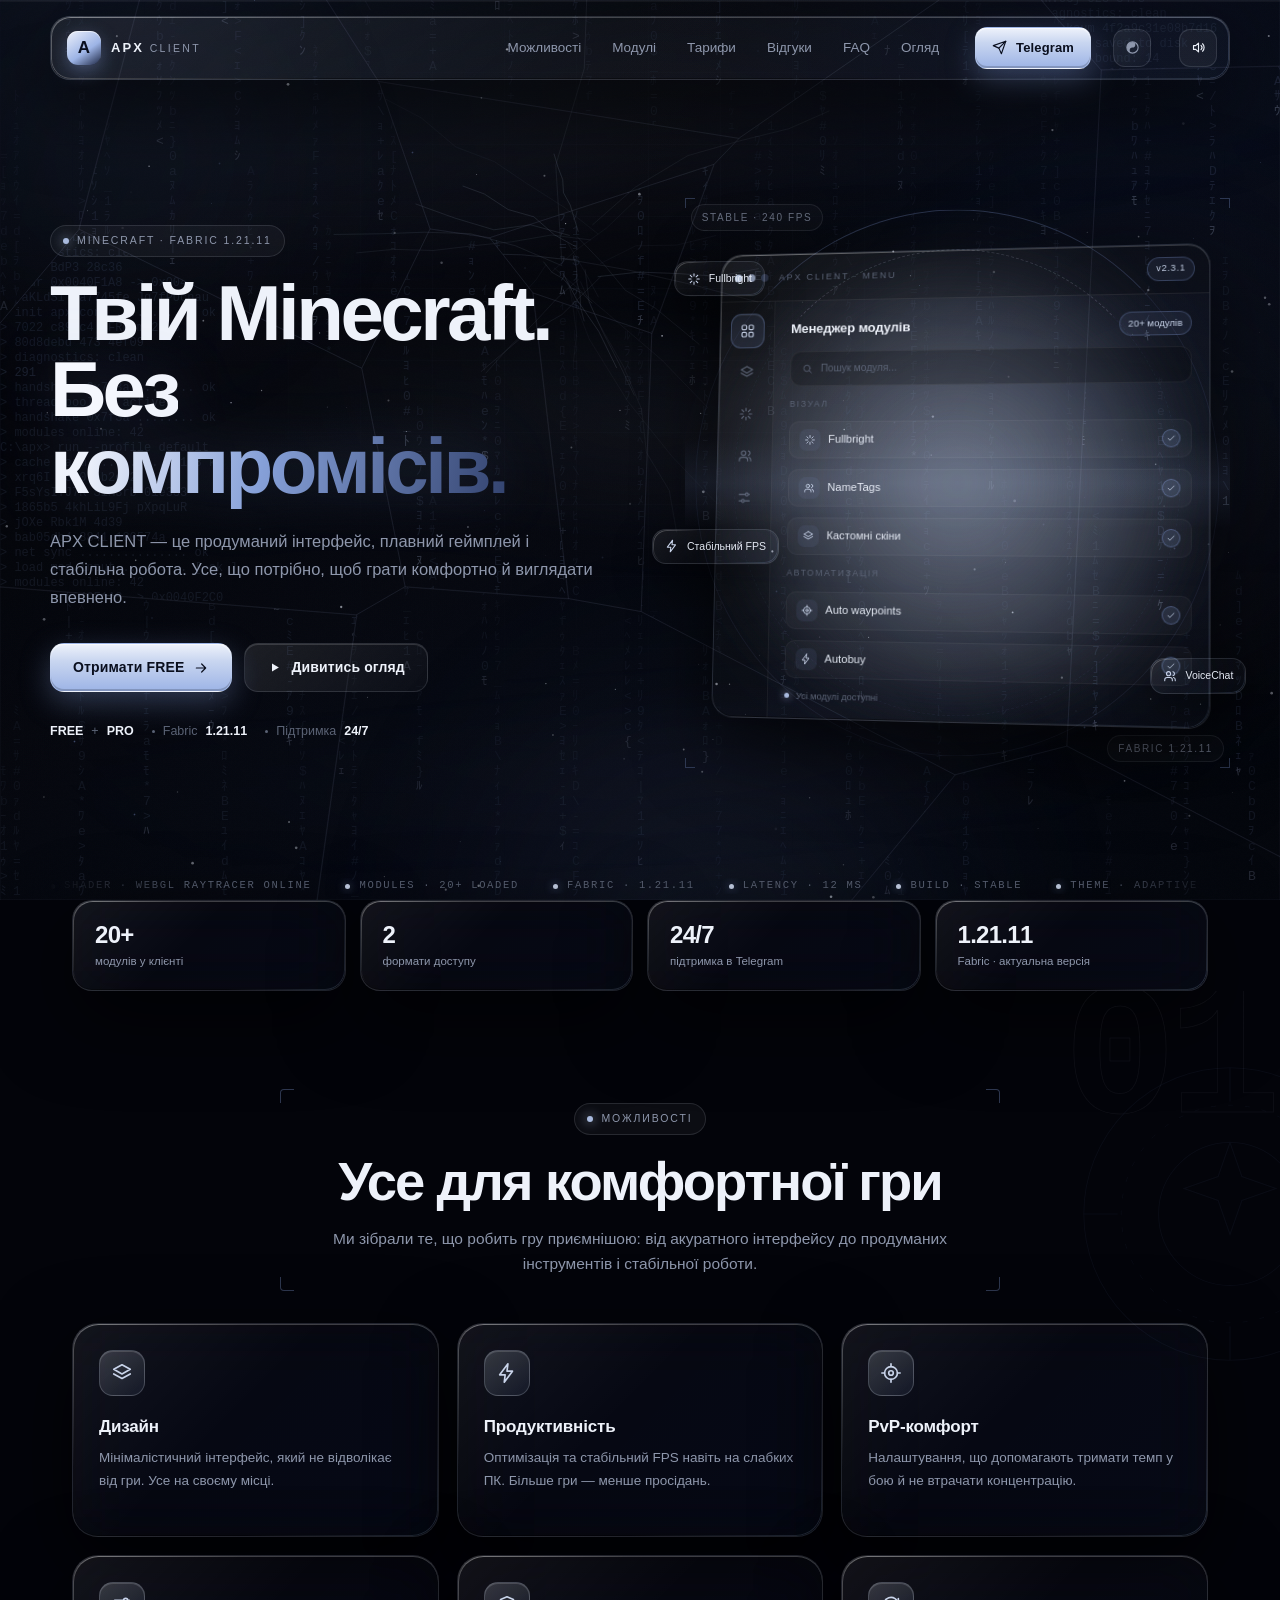
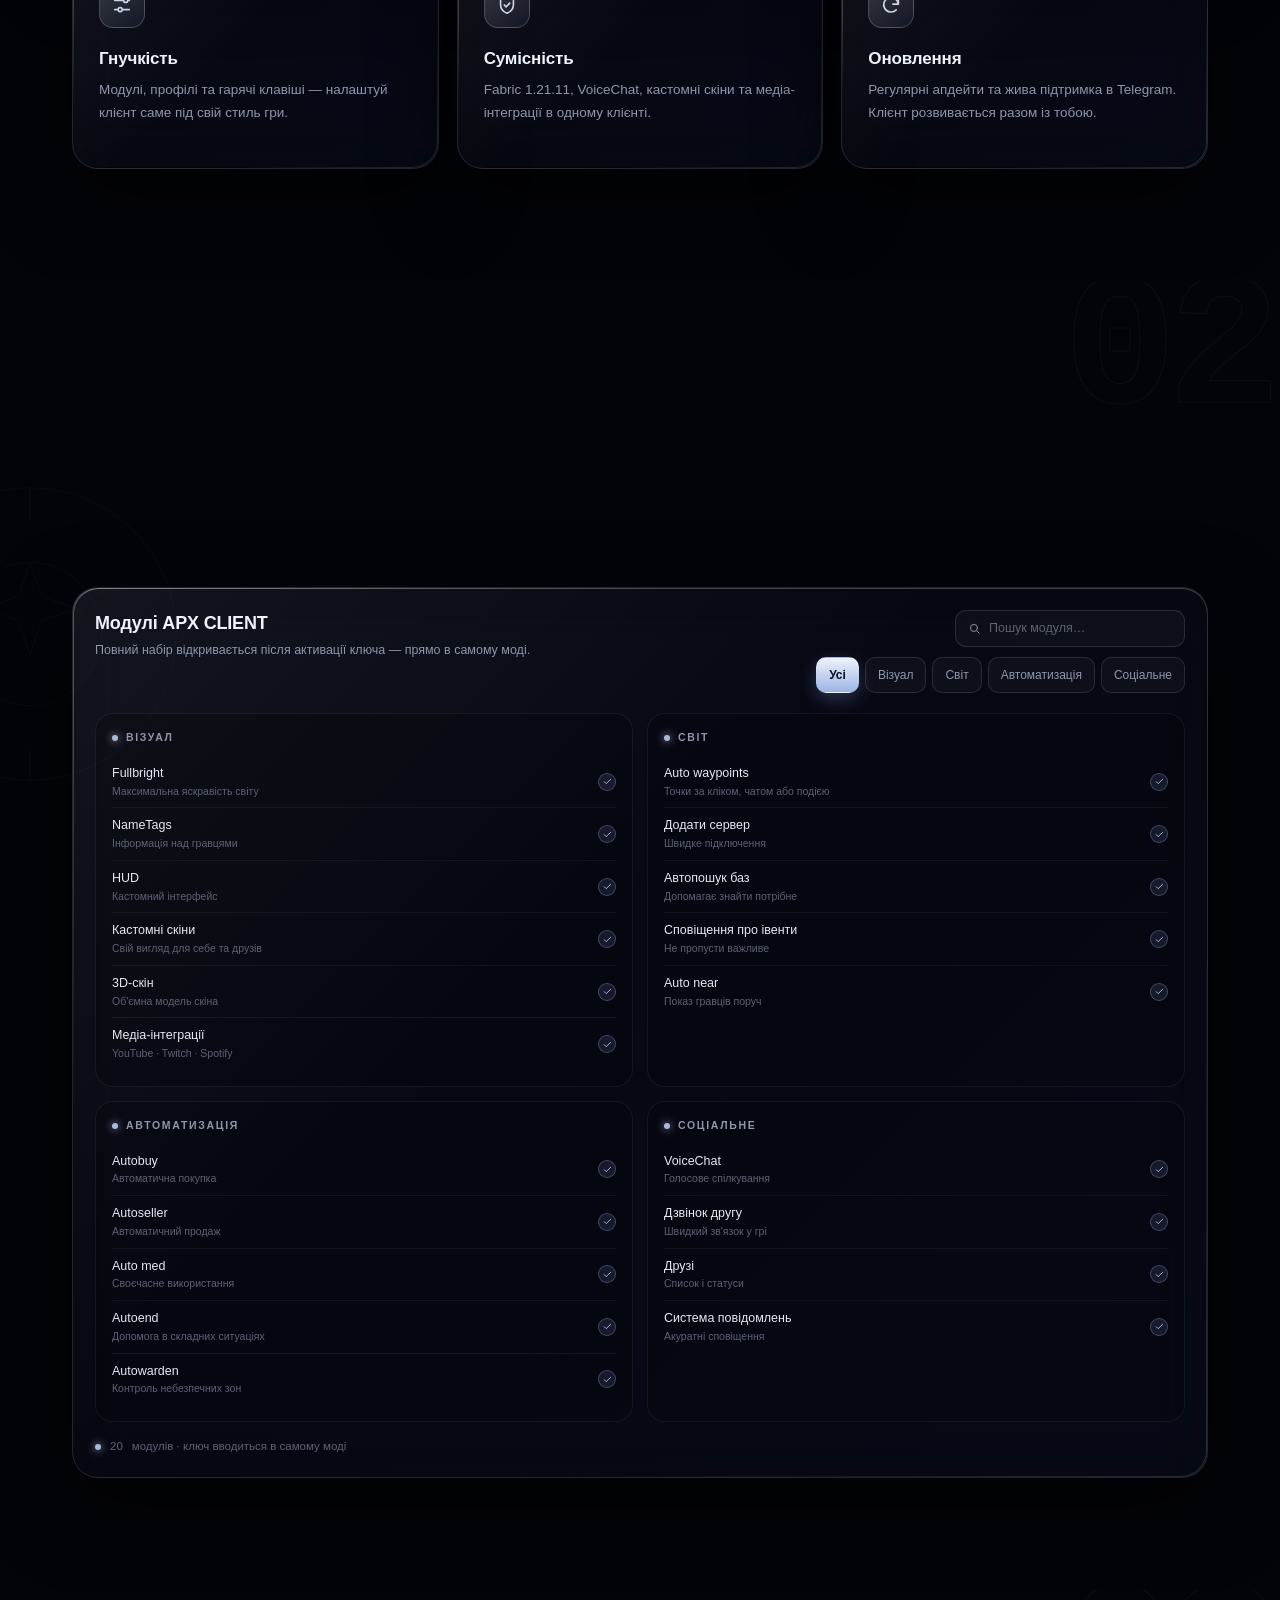
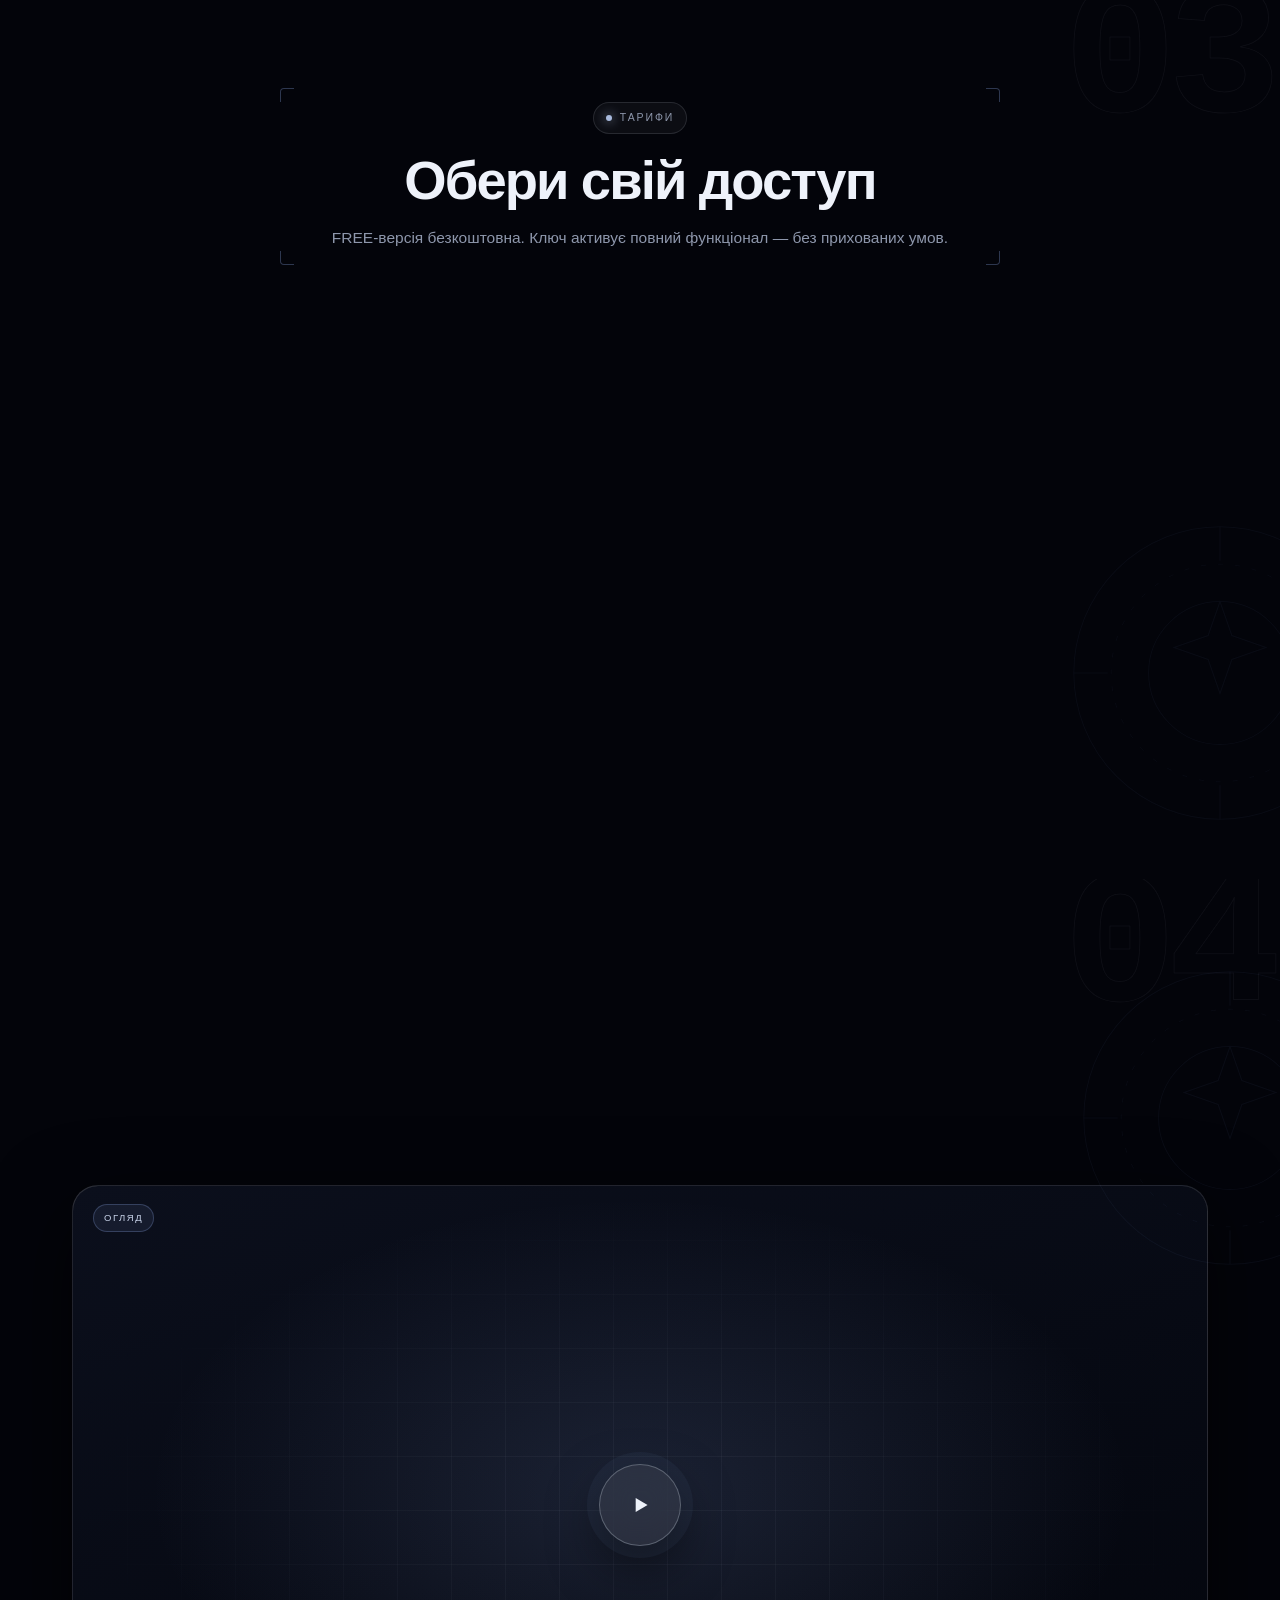
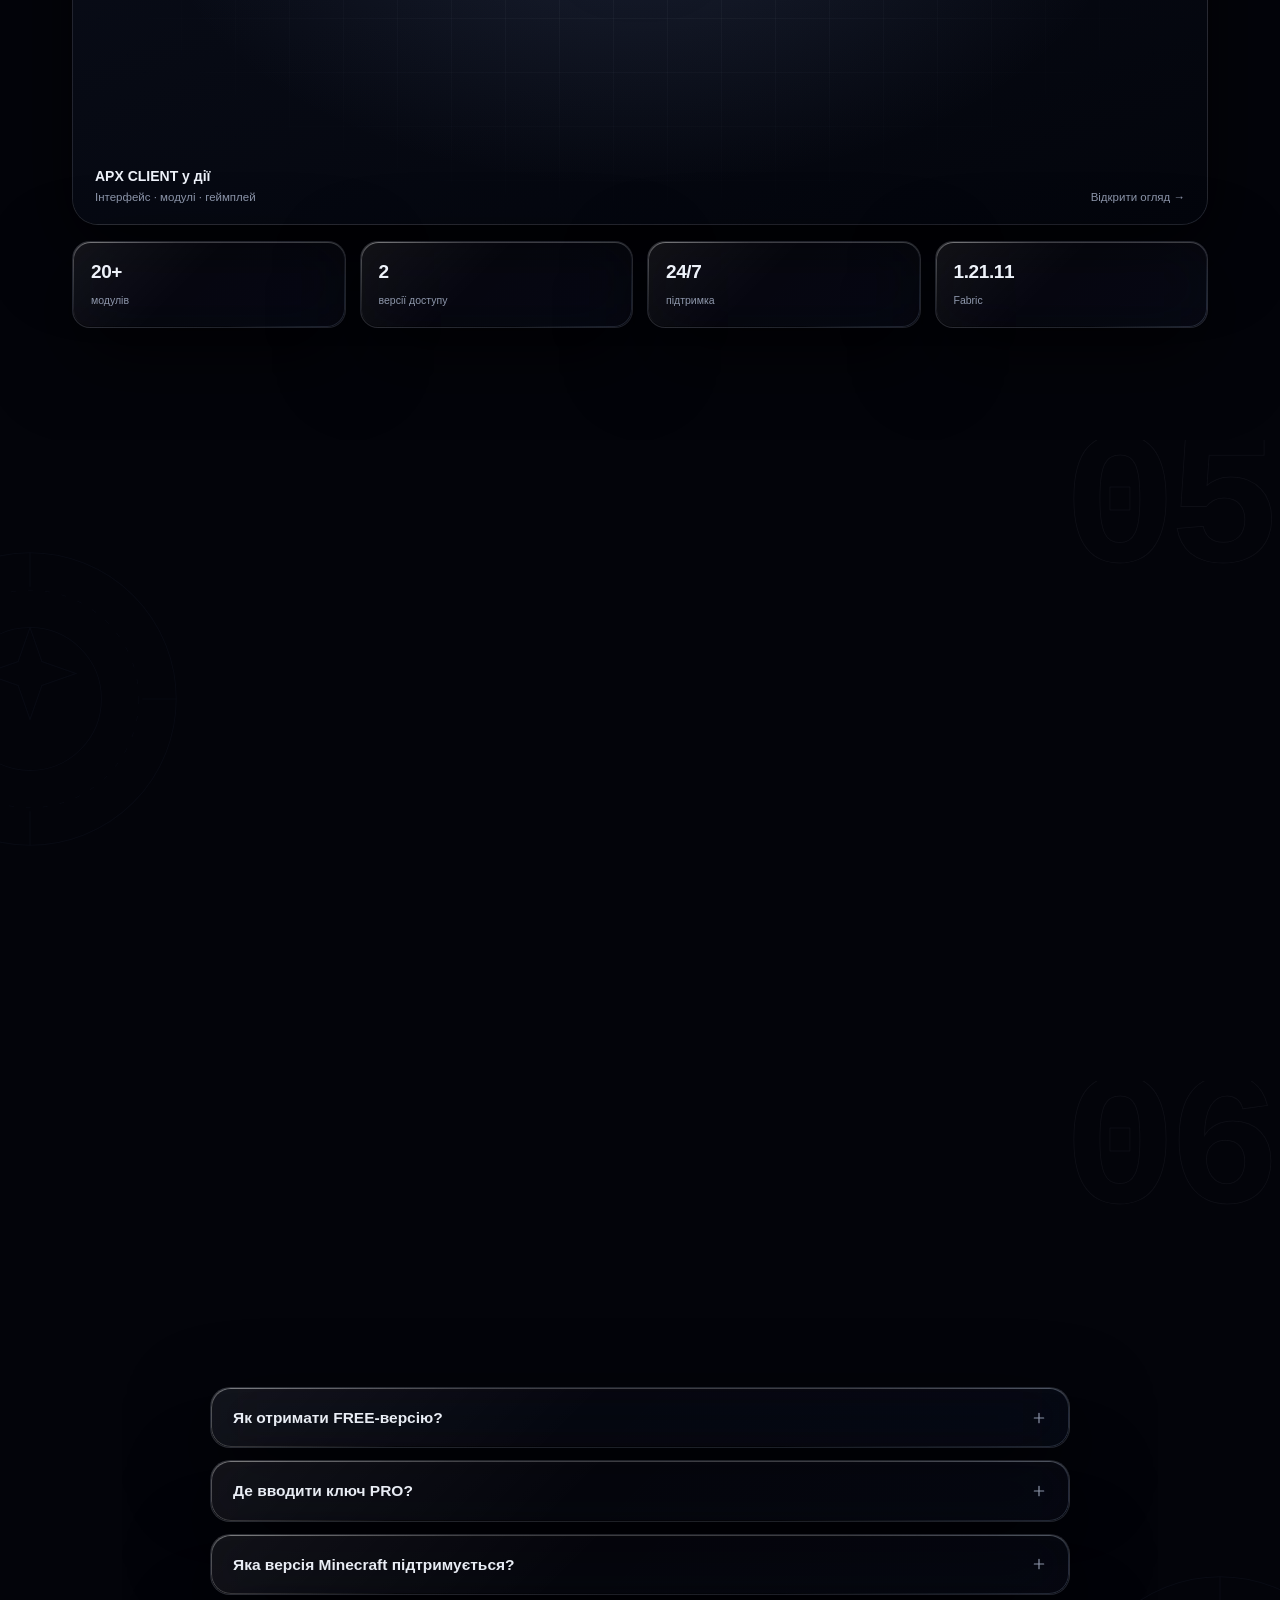
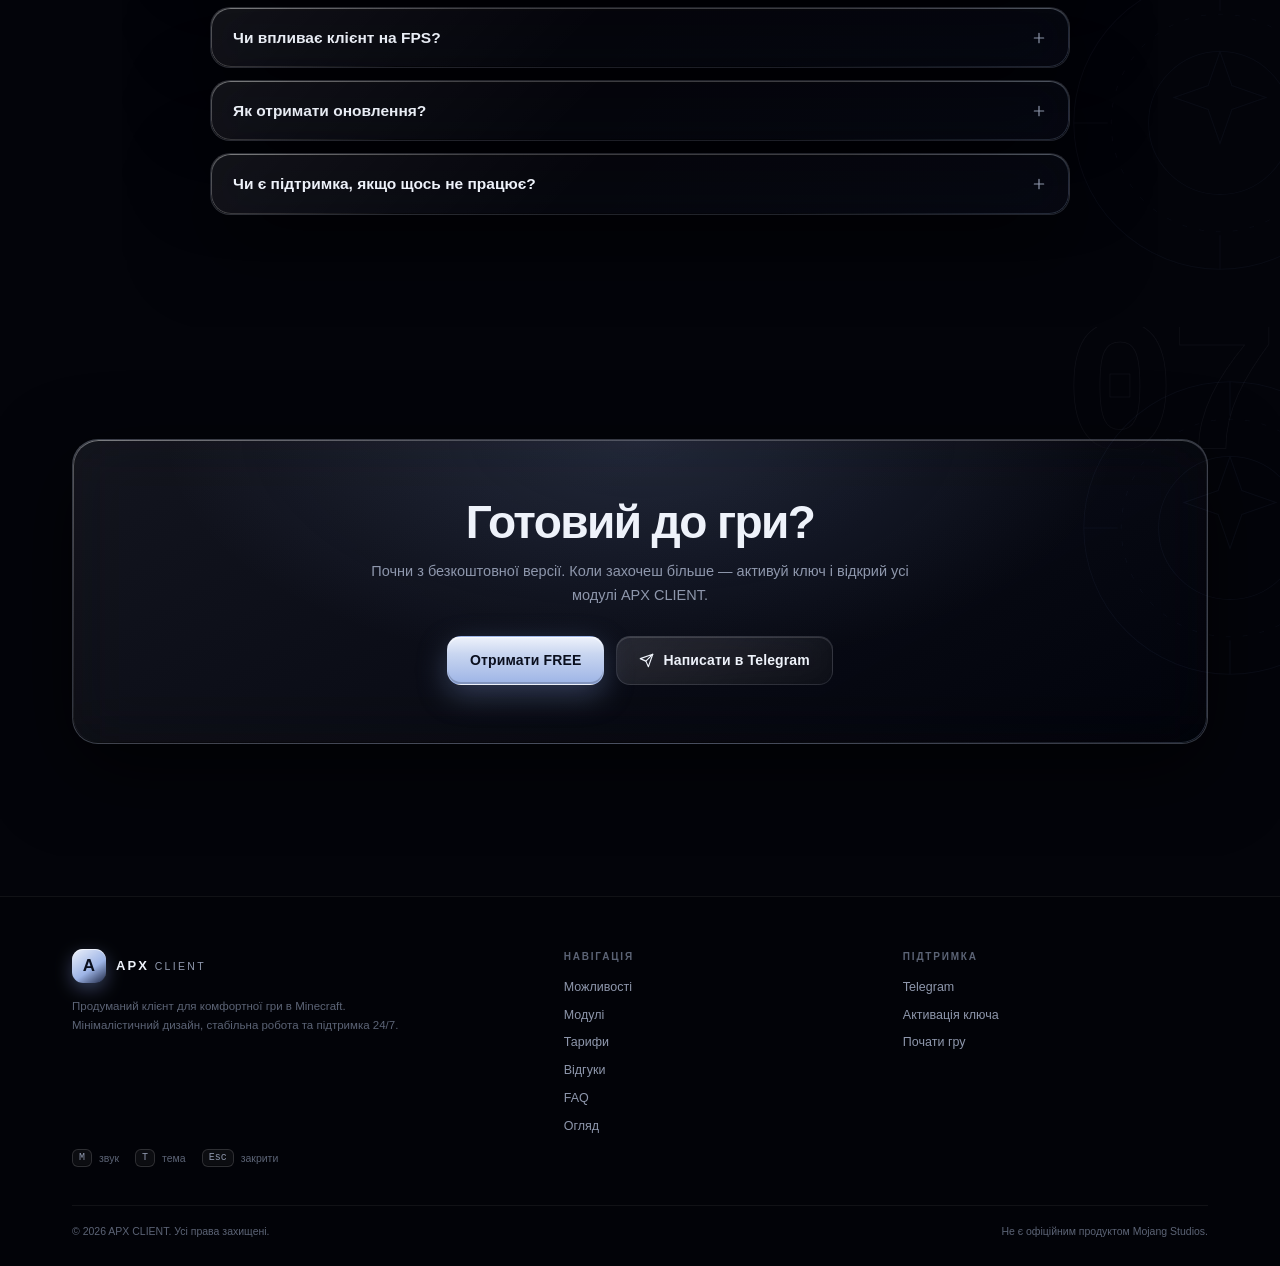
<file: index.html>
<!DOCTYPE html>
<html lang="uk">
<head>
<meta charset="UTF-8">
<meta name="viewport" content="width=device-width, initial-scale=1.0">
<title>APX CLIENT — Minecraft, без компромісів</title>
<meta name="description" content="APX CLIENT — продуманий інтерфейс, стабільна робота та повний набір модулів для комфортної гри в Minecraft.">
<meta name="theme-color" content="#03040a" id="metaTheme">
<meta name="color-scheme" content="dark">
<meta name="author" content="APX CLIENT">
<meta name="robots" content="index,follow">
<meta property="og:type" content="website">
<meta property="og:site_name" content="APX CLIENT">
<meta property="og:title" content="APX CLIENT — Minecraft, без компромісів">
<meta property="og:description" content="Продуманий інтерфейс, стабільний FPS і повний набір модулів для комфортної гри в Minecraft.">
<meta property="og:locale" content="uk_UA">
<meta name="twitter:card" content="summary_large_image">
<meta name="twitter:title" content="APX CLIENT — Minecraft, без компромісів">
<meta name="twitter:description" content="Продуманий інтерфейс, стабільний FPS і повний набір модулів для Minecraft.">
<link rel="icon" href="data:image/svg+xml,%3Csvg xmlns='http://www.w3.org/2000/svg' viewBox='0 0 32 32'%3E%3Crect width='32' height='32' rx='8' fill='%2303040a'/%3E%3Ctext x='16' y='23' font-size='19' font-family='system-ui,sans-serif' font-weight='700' fill='%237f97cf' text-anchor='middle'%3EA%3C/text%3E%3C/svg%3E">
<link rel="stylesheet" href="style.css">
<script src="theme.js"></script>
</head>
<body>

<!-- ================= SVG sprite ================= -->
<svg width="0" height="0" style="position:absolute" aria-hidden="true">
  <symbol id="i-check" viewBox="0 0 24 24"><path d="m5 12.5 4.2 4.2L19 7"/></symbol>
  <symbol id="i-arrow" viewBox="0 0 24 24"><path d="M5 12h14M13 6l6 6-6 6"/></symbol>
  <symbol id="i-play" viewBox="0 0 24 24"><path d="M8 5.5v13l11-6.5z" fill="currentColor" stroke="none"/></symbol>
  <symbol id="i-spark" viewBox="0 0 24 24"><path d="M12 3v4M12 17v4M3 12h4M17 12h4M5.6 5.6l2.8 2.8M15.6 15.6l2.8 2.8M18.4 5.6l-2.8 2.8M8.4 15.6l-2.8 2.8"/></symbol>
  <symbol id="i-bolt" viewBox="0 0 24 24"><path d="M13 2 4 14h6l-1 8 9-12h-6l1-8z"/></symbol>
  <symbol id="i-shield" viewBox="0 0 24 24"><path d="M12 3 5 6v6c0 4.2 3 7.4 7 9 4-1.6 7-4.8 7-9V6l-7-3z"/><path d="m9 12 2 2 4-4"/></symbol>
  <symbol id="i-sliders" viewBox="0 0 24 24"><path d="M4 7h9M19 7h1M4 17h3M13 17h7"/><circle cx="16" cy="7" r="2.2"/><circle cx="10" cy="17" r="2.2"/></symbol>
  <symbol id="i-refresh" viewBox="0 0 24 24"><path d="M20 11a8 8 0 1 0-2.3 6.3"/><path d="M20 5v6h-6"/></symbol>
  <symbol id="i-target" viewBox="0 0 24 24"><circle cx="12" cy="12" r="7"/><circle cx="12" cy="12" r="2.5"/><path d="M12 2v3M12 19v3M2 12h3M19 12h3"/></symbol>
  <symbol id="i-layers" viewBox="0 0 24 24"><path d="m12 3 9 5-9 5-9-5 9-5z"/><path d="m3 13 9 5 9-5"/></symbol>
  <symbol id="i-users" viewBox="0 0 24 24"><path d="M16 20v-1.5a4 4 0 0 0-4-4H7a4 4 0 0 0-4 4V20"/><circle cx="9.5" cy="8" r="3.5"/><path d="M17 4.6a3.5 3.5 0 0 1 0 6.8M21 20v-1.5a4 4 0 0 0-3-3.9"/></symbol>
  <symbol id="i-grid" viewBox="0 0 24 24"><rect x="3" y="3" width="7" height="7" rx="2"/><rect x="14" y="3" width="7" height="7" rx="2"/><rect x="3" y="14" width="7" height="7" rx="2"/><rect x="14" y="14" width="7" height="7" rx="2"/></symbol>
  <symbol id="i-search" viewBox="0 0 24 24"><circle cx="11" cy="11" r="6.5"/><path d="m16 16 4.5 4.5"/></symbol>
  <symbol id="i-telegram" viewBox="0 0 24 24"><path d="M22 2 11 13"/><path d="M22 2 15 22l-4-9-9-4 20-7z"/></symbol>
  <symbol id="i-monitor" viewBox="0 0 24 24"><rect x="3" y="4" width="18" height="12" rx="2"/><path d="M8 20h8M12 16v4"/></symbol>
  <symbol id="i-globe" viewBox="0 0 24 24"><circle cx="12" cy="12" r="9"/><path d="M3 12h18M12 3a15 15 0 0 1 0 18 15 15 0 0 1 0-18z"/></symbol>
  <symbol id="i-star" viewBox="0 0 24 24"><path d="m12 3 2.6 5.6 6.1.8-4.5 4.2 1.2 6-5.4-3-5.4 3 1.2-6L3.3 9.4l6.1-.8L12 3z"/></symbol>
  <symbol id="i-lock" viewBox="0 0 24 24"><rect x="5" y="10" width="14" height="10" rx="2"/><path d="M8 10V7a4 4 0 0 1 8 0v3"/></symbol>
  <symbol id="i-chevron" viewBox="0 0 24 24"><path d="m6 9 6 6 6-6"/></symbol>
  <symbol id="i-plus" viewBox="0 0 24 24"><path d="M12 5v14M5 12h14"/></symbol>
  <symbol id="i-quote" viewBox="0 0 24 24"><path d="M9 6C6.2 6 4 8.2 4 11v7h7v-7H7c0-1.7 1.3-3 3-3zM20 6c-2.8 0-5 2.2-5 5v7h7v-7h-4c0-1.7 1.3-3 3-3z"/></symbol>
  <symbol id="i-sound" viewBox="0 0 24 24"><path d="M4 9v6h3.5L12 19V5L7.5 9H4z"/><path d="M16 8.5a5 5 0 0 1 0 7M18.5 6a8.5 8.5 0 0 1 0 12"/></symbol>
  <symbol id="i-mute" viewBox="0 0 24 24"><path d="M4 9v6h3.5L12 19V5L7.5 9H4z"/><path d="m16.5 9.5 5 5M21.5 9.5l-5 5"/></symbol>
</svg>

<!-- ================= background ================= -->
<div class="bg" id="bg" aria-hidden="true">
  <canvas class="stars" id="stars"></canvas>
  <canvas class="shards" id="shards"></canvas>
  <div class="orb orb-a"></div>
  <div class="orb orb-b"></div>
  <div class="orb orb-c"></div>
  <div class="grid-lines"></div>
  <div class="noise"></div>
</div>

<!-- ================= event horizon portal ================= -->
<div class="horizon" id="horizon" aria-hidden="true">
  <div class="horizon-black"></div>
  <div class="horizon-core"></div>
  <div class="horizon-ring"></div>
  <div class="horizon-flash"></div>
</div>

<!-- ================= black hole intro (cinematic) ================= -->
<div class="intro" id="intro" aria-hidden="true">
  <div class="intro-void"></div>

  <div class="intro-hud">
    <div class="intro-badge">
      <span class="intro-badge-mark">A</span>
      <span class="intro-badge-name">APX <em>CLIENT</em></span>
    </div>

    <div class="intro-hole">
      <!-- real-time WebGL raytraced black hole -->
      <canvas class="hole-gl" id="holeGL" aria-hidden="true"></canvas>
      <!-- lensed starfield bending around the mass -->
      <div class="hole-lensfield"></div>

      <!-- relativistic jets -->
      <div class="hole-jet jet-up"></div>
      <div class="hole-jet jet-down"></div>

      <!-- outer glow / photon sphere halo -->
      <div class="hole-halo"></div>
      <div class="hole-halo halo-2"></div>

      <!-- accretion disk: far side (lensed above/below) -->
      <div class="hole-disk disk-back"></div>
      <!-- accretion disk: near side -->
      <div class="hole-disk disk-front"></div>
      <!-- hot inner band -->
      <div class="hole-disk disk-inner"></div>

      <!-- event horizon shadow -->
      <div class="hole-shadow"></div>
      <!-- photon ring: the sharp bright circle -->
      <div class="hole-photon"></div>
      <!-- gravitational lensing arcs -->
      <div class="hole-arc arc-a"></div>
      <div class="hole-arc arc-b"></div>

      <!-- doppler brightening (relativistic beaming) -->
      <div class="hole-doppler"></div>

      <div class="intro-core" id="introCore"></div>
      <div class="intro-ring"></div>
      <div class="intro-ring ring-2"></div>
    </div>

    <div class="intro-pull" id="introPull">
      <span class="intro-chip" data-feature>
        <svg class="sicon" width="16" height="16"><use href="#i-spark"/></svg> Fullbright
      </span>
      <span class="intro-chip" data-feature>
        <svg class="sicon" width="16" height="16"><use href="#i-users"/></svg> VoiceChat
      </span>
      <span class="intro-chip" data-feature>
        <svg class="sicon" width="16" height="16"><use href="#i-bolt"/></svg> Стабільний FPS
      </span>
      <span class="intro-chip" data-feature>
        <svg class="sicon" width="16" height="16"><use href="#i-layers"/></svg> Менеджер модулів
      </span>
      <span class="intro-chip" data-feature>
        <svg class="sicon" width="16" height="16"><use href="#i-target"/></svg> Auto waypoints
      </span>
      <span class="intro-chip" data-feature>
        <svg class="sicon" width="16" height="16"><use href="#i-shield"/></svg> Стабільна робота
      </span>
      <span class="intro-chip" data-feature>
        <svg class="sicon" width="16" height="16"><use href="#i-globe"/></svg> Fabric 1.21.11
      </span>
      <span class="intro-chip" data-feature>
        <svg class="sicon" width="16" height="16"><use href="#i-monitor"/></svg> Плавний інтерфейс
      </span>
      <span class="intro-chip" data-feature>
        <svg class="sicon" width="16" height="16"><use href="#i-telegram"/></svg> Підтримка 24/7
      </span>
      <span class="intro-chip" data-feature>
        <svg class="sicon" width="16" height="16"><use href="#i-grid"/></svg> 20+ модулів
      </span>
    </div>

    <div class="intro-scroll">
      <span>Прокрутка до клієнта</span>
      <svg class="sicon" width="15" height="15"><use href="#i-chevron"/></svg>
    </div>

    <button class="intro-skip" id="introSkip" type="button">Пропустити</button>
  </div>

  <div class="intro-flash"></div>
</div>

<!-- ================= nav ================= -->
<div class="nav-wrap">
  <div class="nav-shell">
    <nav class="nav glass" id="nav">
      <a class="brand" href="#top" aria-label="APX CLIENT — на початок">
        <span class="brand-mark">A</span>
        <span class="brand-name">APX <em>CLIENT</em></span>
      </a>
      <div class="nav-links">
        <a href="#features">Можливості</a>
        <a href="#modules">Модулі</a>
        <a href="#pricing">Тарифи</a>
        <a href="#reviews">Відгуки</a>
        <a href="#faq">FAQ</a>
        <a href="review.html">Огляд</a>
      </div>
      <a class="btn btn-primary nav-cta" href="https://t.me/yourchannel" target="_blank" rel="noopener">
        <svg class="sicon" width="15" height="15" aria-hidden="true"><use href="#i-telegram"/></svg>
        Telegram
      </a>
      <span id="themeSlot" data-theme-slot></span>
      <button class="sound-toggle" id="soundToggle" type="button" aria-pressed="true" aria-label="Вимкнути звук">
        <svg class="sicon" width="15" height="15" aria-hidden="true"><use href="#i-sound"/></svg>
      </button>
      <button class="burger" id="burger" aria-label="Меню" aria-expanded="false" aria-controls="mobileMenu">
        <span></span><span></span><span></span>
      </button>
    </nav>
    <div class="mobile-menu glass" id="mobileMenu">
      <a href="#features">Можливості</a>
      <a href="#modules">Модулі</a>
      <a href="#pricing">Тарифи</a>
      <a href="#reviews">Відгуки</a>
      <a href="#faq">FAQ</a>
      <a href="review.html">Огляд</a>
      <div class="mobile-theme">
        <span>Тема оформлення</span>
        <span id="themeSlotMobile" data-theme-slot></span>
      </div>
      <a class="btn btn-primary" href="https://t.me/yourchannel" target="_blank" rel="noopener">Telegram</a>
    </div>
  </div>
</div>

<main id="top">

  <!-- ================= hero ================= -->
  <section class="container hero reveal">
    <div class="hero-copy">
      <span class="eyebrow intro-item" style="--io:5"><i></i> Minecraft · Fabric 1.21.11</span>
      <h1 class="intro-item" style="--io:6">Твій Minecraft.<br><span class="grad">Без компромісів.</span></h1>
      <p class="lead intro-item" style="--io:7">APX CLIENT — це продуманий інтерфейс, плавний геймплей і стабільна робота. Усе, що потрібно, щоб грати комфортно й виглядати впевнено.</p>
      <div class="hero-actions intro-item" style="--io:8">
        <a class="btn btn-primary" href="#pricing">
          Отримати FREE
          <svg class="sicon" width="16" height="16" aria-hidden="true"><use href="#i-arrow"/></svg>
        </a>
        <a class="btn btn-glass" href="review.html">
          <svg class="sicon" width="15" height="15" aria-hidden="true"><use href="#i-play"/></svg>
          Дивитись огляд
        </a>
      </div>
      <div class="hero-meta intro-item" style="--io:9">
        <span><b>FREE</b> + <b>PRO</b></span>
        <span>Fabric <b>1.21.11</b></span>
        <span>Підтримка <b>24/7</b></span>
      </div>
    </div>

    <div class="hero-stage intro-item" style="--io:7">
      <div class="hero-glow" aria-hidden="true"></div>

      <div class="client glass" aria-hidden="true">
        <div class="client-top">
          <div class="dots"><i></i><i></i><i></i></div>
          <span class="client-title">APX CLIENT · MENU</span>
          <span class="chip">v2.3.1</span>
        </div>
        <div class="client-body">
          <aside class="client-side">
            <span class="side-btn active"><svg class="sicon" width="16" height="16"><use href="#i-grid"/></svg></span>
            <span class="side-btn"><svg class="sicon" width="16" height="16"><use href="#i-layers"/></svg></span>
            <span class="side-btn"><svg class="sicon" width="16" height="16"><use href="#i-spark"/></svg></span>
            <span class="side-btn"><svg class="sicon" width="16" height="16"><use href="#i-users"/></svg></span>
            <span class="side-btn"><svg class="sicon" width="16" height="16"><use href="#i-sliders"/></svg></span>
          </aside>
          <div class="client-main">
            <div class="client-head">
              <h3>Менеджер модулів</h3>
              <span class="pill">20+ модулів</span>
            </div>
            <div class="search">
              <svg class="sicon" width="12" height="12"><use href="#i-search"/></svg>
              Пошук модуля...
            </div>

            <div class="client-group">Візуал</div>
            <div class="client-row">
              <span class="left"><span class="ic"><svg class="sicon" width="12" height="12"><use href="#i-spark"/></svg></span>Fullbright</span>
              <span class="check"><svg class="sicon" width="10" height="10"><use href="#i-check"/></svg></span>
            </div>
            <div class="client-row">
              <span class="left"><span class="ic"><svg class="sicon" width="12" height="12"><use href="#i-users"/></svg></span>NameTags</span>
              <span class="check"><svg class="sicon" width="10" height="10"><use href="#i-check"/></svg></span>
            </div>
            <div class="client-row">
              <span class="left"><span class="ic"><svg class="sicon" width="12" height="12"><use href="#i-layers"/></svg></span>Кастомні скіни</span>
              <span class="check"><svg class="sicon" width="10" height="10"><use href="#i-check"/></svg></span>
            </div>

            <div class="client-group">Автоматизація</div>
            <div class="client-row">
              <span class="left"><span class="ic"><svg class="sicon" width="12" height="12"><use href="#i-target"/></svg></span>Auto waypoints</span>
              <span class="check"><svg class="sicon" width="10" height="10"><use href="#i-check"/></svg></span>
            </div>
            <div class="client-row">
              <span class="left"><span class="ic"><svg class="sicon" width="12" height="12"><use href="#i-bolt"/></svg></span>Autobuy</span>
              <span class="check"><svg class="sicon" width="10" height="10"><use href="#i-check"/></svg></span>
            </div>

            <div class="client-foot"><i></i> Усі модулі доступні</div>
          </div>
        </div>
      </div>

      <div class="float-chip chip-1 glass"><svg class="sicon" width="14" height="14"><use href="#i-spark"/></svg> Fullbright</div>
      <div class="float-chip chip-2 glass"><svg class="sicon" width="14" height="14"><use href="#i-users"/></svg> VoiceChat</div>
      <div class="float-chip chip-3 glass"><svg class="sicon" width="14" height="14"><use href="#i-bolt"/></svg> Стабільний FPS</div>
    </div>
  </section>

  <!-- ================= stats ================= -->
  <section class="stats reveal" aria-label="Коротко про клієнт">
    <div class="stat glass"><b>20+</b><span>модулів у клієнті</span></div>
    <div class="stat glass"><b>2</b><span>формати доступу</span></div>
    <div class="stat glass"><b>24/7</b><span>підтримка в Telegram</span></div>
    <div class="stat glass"><b>1.21.11</b><span>Fabric · актуальна версія</span></div>
  </section>

  <!-- ================= features ================= -->
  <section class="section" id="features">
    <div class="container">
      <div class="section-head reveal">
        <span class="eyebrow"><i></i> Можливості</span>
        <h2>Усе для комфортної гри</h2>
        <p>Ми зібрали те, що робить гру приємнішою: від акуратного інтерфейсу до продуманих інструментів і стабільної роботи.</p>
      </div>

      <div class="cards">
        <article class="card glass reveal">
          <div class="icon"><svg class="sicon" width="22" height="22"><use href="#i-layers"/></svg></div>
          <h3>Дизайн</h3>
          <p>Мінімалістичний інтерфейс, який не відволікає від гри. Усе на своєму місці.</p>
        </article>
        <article class="card glass reveal d1">
          <div class="icon"><svg class="sicon" width="22" height="22"><use href="#i-bolt"/></svg></div>
          <h3>Продуктивність</h3>
          <p>Оптимізація та стабільний FPS навіть на слабких ПК. Більше гри — менше просідань.</p>
        </article>
        <article class="card glass reveal d2">
          <div class="icon"><svg class="sicon" width="22" height="22"><use href="#i-target"/></svg></div>
          <h3>PvP-комфорт</h3>
          <p>Налаштування, що допомагають тримати темп у бою й не втрачати концентрацію.</p>
        </article>
        <article class="card glass reveal">
          <div class="icon"><svg class="sicon" width="22" height="22"><use href="#i-sliders"/></svg></div>
          <h3>Гнучкість</h3>
          <p>Модулі, профілі та гарячі клавіші — налаштуй клієнт саме під свій стиль гри.</p>
        </article>
        <article class="card glass reveal d1">
          <div class="icon"><svg class="sicon" width="22" height="22"><use href="#i-shield"/></svg></div>
          <h3>Сумісність</h3>
          <p>Fabric 1.21.11, VoiceChat, кастомні скіни та медіа-інтеграції в одному клієнті.</p>
        </article>
        <article class="card glass reveal d2">
          <div class="icon"><svg class="sicon" width="22" height="22"><use href="#i-refresh"/></svg></div>
          <h3>Оновлення</h3>
          <p>Регулярні апдейти та жива підтримка в Telegram. Клієнт розвивається разом із тобою.</p>
        </article>
      </div>
    </div>
  </section>

  <!-- ================= modules ================= -->
  <section class="section" id="modules">
    <div class="container">
      <div class="section-head reveal">
        <span class="eyebrow"><i></i> Менеджер модулів</span>
        <h2>Усе під контролем</h2>
        <p>Зрозумілі категорії, акуратні списки й жодного зайвого. Обери розділ і подивись, що всередині.</p>
      </div>

      <div class="modules-panel glass reveal">
        <div class="modules-head">
          <div>
            <h3>Модулі APX CLIENT</h3>
            <p>Повний набір відкривається після активації ключа — прямо в самому моді.</p>
          </div>
          <div class="modules-tools">
            <label class="module-search">
              <svg class="sicon" width="13" height="13" aria-hidden="true"><use href="#i-search"/></svg>
              <input type="search" id="moduleSearch" placeholder="Пошук модуля…" aria-label="Пошук модуля" autocomplete="off">
            </label>
            <div class="tabs" role="tablist" aria-label="Категорії модулів">
              <button class="tab active" role="tab" aria-selected="true" data-filter="all">Усі</button>
              <button class="tab" role="tab" aria-selected="false" data-filter="visual">Візуал</button>
              <button class="tab" role="tab" aria-selected="false" data-filter="world">Світ</button>
              <button class="tab" role="tab" aria-selected="false" data-filter="auto">Автоматизація</button>
              <button class="tab" role="tab" aria-selected="false" data-filter="social">Соціальне</button>
            </div>
          </div>
        </div>

        <div class="module-grid" id="moduleGrid">          <div class="module-group" data-cat="visual">
            <h4><i></i> Візуал</h4>
            <div class="module-row"><div><div class="module-name">Fullbright</div><div class="module-desc">Максимальна яскравість світу</div></div><span class="module-check"><svg class="sicon" width="11" height="11"><use href="#i-check"/></svg></span></div>
            <div class="module-row"><div><div class="module-name">NameTags</div><div class="module-desc">Інформація над гравцями</div></div><span class="module-check"><svg class="sicon" width="11" height="11"><use href="#i-check"/></svg></span></div>
            <div class="module-row"><div><div class="module-name">HUD</div><div class="module-desc">Кастомний інтерфейс</div></div><span class="module-check"><svg class="sicon" width="11" height="11"><use href="#i-check"/></svg></span></div>
            <div class="module-row"><div><div class="module-name">Кастомні скіни</div><div class="module-desc">Свій вигляд для себе та друзів</div></div><span class="module-check"><svg class="sicon" width="11" height="11"><use href="#i-check"/></svg></span></div>
            <div class="module-row"><div><div class="module-name">3D-скін</div><div class="module-desc">Об'ємна модель скіна</div></div><span class="module-check"><svg class="sicon" width="11" height="11"><use href="#i-check"/></svg></span></div>
            <div class="module-row"><div><div class="module-name">Медіа-інтеграції</div><div class="module-desc">YouTube · Twitch · Spotify</div></div><span class="module-check"><svg class="sicon" width="11" height="11"><use href="#i-check"/></svg></span></div>
          </div>

          <div class="module-group" data-cat="world">
            <h4><i></i> Світ</h4>
            <div class="module-row"><div><div class="module-name">Auto waypoints</div><div class="module-desc">Точки за кліком, чатом або подією</div></div><span class="module-check"><svg class="sicon" width="11" height="11"><use href="#i-check"/></svg></span></div>
            <div class="module-row"><div><div class="module-name">Додати сервер</div><div class="module-desc">Швидке підключення</div></div><span class="module-check"><svg class="sicon" width="11" height="11"><use href="#i-check"/></svg></span></div>
            <div class="module-row"><div><div class="module-name">Автопошук баз</div><div class="module-desc">Допомагає знайти потрібне</div></div><span class="module-check"><svg class="sicon" width="11" height="11"><use href="#i-check"/></svg></span></div>
            <div class="module-row"><div><div class="module-name">Сповіщення про івенти</div><div class="module-desc">Не пропусти важливе</div></div><span class="module-check"><svg class="sicon" width="11" height="11"><use href="#i-check"/></svg></span></div>
            <div class="module-row"><div><div class="module-name">Auto near</div><div class="module-desc">Показ гравців поруч</div></div><span class="module-check"><svg class="sicon" width="11" height="11"><use href="#i-check"/></svg></span></div>
          </div>

          <div class="module-group" data-cat="auto">
            <h4><i></i> Автоматизація</h4>
            <div class="module-row"><div><div class="module-name">Autobuy</div><div class="module-desc">Автоматична покупка</div></div><span class="module-check"><svg class="sicon" width="11" height="11"><use href="#i-check"/></svg></span></div>
            <div class="module-row"><div><div class="module-name">Autoseller</div><div class="module-desc">Автоматичний продаж</div></div><span class="module-check"><svg class="sicon" width="11" height="11"><use href="#i-check"/></svg></span></div>
            <div class="module-row"><div><div class="module-name">Auto med</div><div class="module-desc">Своєчасне використання</div></div><span class="module-check"><svg class="sicon" width="11" height="11"><use href="#i-check"/></svg></span></div>
            <div class="module-row"><div><div class="module-name">Autoend</div><div class="module-desc">Допомога в складних ситуаціях</div></div><span class="module-check"><svg class="sicon" width="11" height="11"><use href="#i-check"/></svg></span></div>
            <div class="module-row"><div><div class="module-name">Autowarden</div><div class="module-desc">Контроль небезпечних зон</div></div><span class="module-check"><svg class="sicon" width="11" height="11"><use href="#i-check"/></svg></span></div>
          </div>

          <div class="module-group" data-cat="social">
            <h4><i></i> Соціальне</h4>
            <div class="module-row"><div><div class="module-name">VoiceChat</div><div class="module-desc">Голосове спілкування</div></div><span class="module-check"><svg class="sicon" width="11" height="11"><use href="#i-check"/></svg></span></div>
            <div class="module-row"><div><div class="module-name">Дзвінок другу</div><div class="module-desc">Швидкий зв'язок у грі</div></div><span class="module-check"><svg class="sicon" width="11" height="11"><use href="#i-check"/></svg></span></div>
            <div class="module-row"><div><div class="module-name">Друзі</div><div class="module-desc">Список і статуси</div></div><span class="module-check"><svg class="sicon" width="11" height="11"><use href="#i-check"/></svg></span></div>
            <div class="module-row"><div><div class="module-name">Система повідомлень</div><div class="module-desc">Акуратні сповіщення</div></div><span class="module-check"><svg class="sicon" width="11" height="11"><use href="#i-check"/></svg></span></div>
          </div>
        </div>

        <div class="modules-empty" id="modulesEmpty" hidden>
          <svg class="sicon" width="20" height="20" aria-hidden="true"><use href="#i-search"/></svg>
          <p>Нічого не знайдено. Спробуй інший запит або категорію.</p>
        </div>

        <div class="modules-foot"><i></i> <span id="moduleCount">20</span> модулів · ключ вводиться в самому моді</div>
      </div>
    </div>
  </section>

  <!-- ================= pricing ================= -->
  <section class="section" id="pricing">
    <div class="container">
      <div class="section-head reveal">
        <span class="eyebrow"><i></i> Тарифи</span>
        <h2>Обери свій доступ</h2>
        <p>FREE-версія безкоштовна. Ключ активує повний функціонал — без прихованих умов.</p>
      </div>

      <div class="pricing">
        <article class="price glass reveal" id="freeCard">
          <span class="badge free">FREE</span>
          <div>
            <h3>Старт</h3>
            <p class="price-sub" style="margin-top:6px">Безкоштовний доступ до клієнта.</p>
          </div>
          <ul class="feature-list">
            <li><svg class="sicon" width="14" height="14"><use href="#i-check"/></svg> Базовий набір модулів</li>
            <li><svg class="sicon" width="14" height="14"><use href="#i-check"/></svg> Оновлення клієнта</li>
            <li><svg class="sicon" width="14" height="14"><use href="#i-check"/></svg> Підтримка в Telegram</li>
            <li><svg class="sicon" width="14" height="14"><use href="#i-check"/></svg> Активація повного доступу ключем у самому моді</li>
          </ul>
          <div class="price-cta">
            <a class="btn btn-glass full" href="https://t.me/yourchannel" target="_blank" rel="noopener">
              <svg class="sicon" width="15" height="15"><use href="#i-telegram"/></svg>
              Отримати FREE
            </a>
          </div>
          <div class="key-box">
            <label>Активація повного доступу</label>
            <p class="key-note">Ключ вводиться <b>в самому моді</b> (у грі), після чого відкриваються всі модулі. На сайті ключ не потрібен.</p>
          </div>
        </article>

        <article class="price pro glass reveal d1">
          <div class="price-glow" aria-hidden="true"></div>
          <span class="badge pro">PRO</span>
          <div>
            <h3>Повний доступ</h3>
            <p class="price-sub" style="margin-top:6px">Ключ, що відкриває всі модулі.</p>
          </div>
          <ul class="feature-list">
            <li><svg class="sicon" width="14" height="14"><use href="#i-check"/></svg> Усі модулі без обмежень</li>
            <li><svg class="sicon" width="14" height="14"><use href="#i-check"/></svg> Пріоритетна підтримка</li>
            <li><svg class="sicon" width="14" height="14"><use href="#i-check"/></svg> Ранній доступ до оновлень</li>
            <li><svg class="sicon" width="14" height="14"><use href="#i-check"/></svg> Кастомні скіни та VoiceChat</li>
          </ul>
          <div class="price-cta">
            <button class="btn btn-primary full" id="buyPro" type="button">
              <svg class="sicon" width="15" height="15"><use href="#i-lock"/></svg>
              Отримати ключ
            </button>
            <p class="price-note">Ціна за запитом — узгоджуємо в Telegram. Отримуєш ключ → вводиш його в самому моді (у грі) → повний доступ відкрито.</p>
          </div>
        </article>
      </div>
    </div>
  </section>

  <!-- ================= review ================= -->
  <section class="section" id="review">
    <div class="container">
      <div class="section-head reveal">
        <span class="eyebrow"><i></i> Відео-огляд</span>
        <h2>Подивись на APX CLIENT</h2>
        <p>Короткий огляд інтерфейсу та можливостей клієнта — на сторінці огляду.</p>
      </div>

      <div class="video-panel glass reveal">
        <a class="video-link" href="review.html" aria-label="Відкрити сторінку відео-огляду">
          <span class="video-tag">Огляд</span>
          <span class="play"><svg class="sicon" width="26" height="26"><use href="#i-play"/></svg></span>
          <span class="video-caption">
            <span><b>APX CLIENT у дії</b>Інтерфейс · модулі · геймплей</span>
            <span>Відкрити огляд →</span>
          </span>
        </a>
      </div>

      <div class="review-stats reveal">
        <div class="review-stat glass"><b>20+</b><span>модулів</span></div>
        <div class="review-stat glass"><b>2</b><span>версії доступу</span></div>
        <div class="review-stat glass"><b>24/7</b><span>підтримка</span></div>
        <div class="review-stat glass"><b>1.21.11</b><span>Fabric</span></div>
      </div>
    </div>
  </section>

  <!-- ================= testimonials ================= -->
  <section class="section" id="reviews">
    <div class="container">
      <div class="section-head reveal">
        <span class="eyebrow"><i></i> Відгуки</span>
        <h2>Що кажуть гравці</h2>
        <p>Короткі враження від тих, хто вже грає з APX CLIENT.</p>
      </div>

      <div class="quotes">
        <figure class="quote glass reveal">
          <svg class="sicon q-mark" width="20" height="20" aria-hidden="true"><use href="#i-quote"/></svg>
          <blockquote>Інтерфейс справді не заважає — усе під рукою, нічого зайвого. Звик за пару хвилин.</blockquote>
          <figcaption><span class="q-ava">D</span><span><b>Dmytro</b><i>грає з FREE</i></span></figcaption>
        </figure>

        <figure class="quote glass reveal d1">
          <svg class="sicon q-mark" width="20" height="20" aria-hidden="true"><use href="#i-quote"/></svg>
          <blockquote>FPS став стабільнішим навіть на старому ноуті. Це те, чого мені не хватало.</blockquote>
          <figcaption><span class="q-ava">A</span><span><b>Andrii</b><i>PRO</i></span></figcaption>
        </figure>

        <figure class="quote glass reveal d2">
          <svg class="sicon q-mark" width="20" height="20" aria-hidden="true"><use href="#i-quote"/></svg>
          <blockquote>Менеджер модулів зроблений логічно: усе розкладено по категоріях, нічого не треба шукати.</blockquote>
          <figcaption><span class="q-ava">M</span><span><b>Maksym</b><i>PRO</i></span></figcaption>
        </figure>
      </div>
    </div>
  </section>

  <!-- ================= faq ================= -->
  <section class="section" id="faq">
    <div class="container">
      <div class="section-head reveal">
        <span class="eyebrow"><i></i> Часті питання</span>
        <h2>Коротко про головне</h2>
        <p>Найпоширеніші запитання про встановлення, активацію та роботу клієнта.</p>
      </div>

      <div class="faq reveal">
        <details class="faq-item glass">
          <summary>
            <span>Як отримати FREE-версію?</span>
            <svg class="sicon faq-mark" width="16" height="16" aria-hidden="true"><use href="#i-plus"/></svg>
          </summary>
          <div class="faq-body"><p>Натисни «Отримати FREE» — перейдеш у Telegram, де отримаєш файл клієнта та коротку інструкцію. FREE-версія не потребує ключа.</p></div>
        </details>

        <details class="faq-item glass">
          <summary>
            <span>Де вводити ключ PRO?</span>
            <svg class="sicon faq-mark" width="16" height="16" aria-hidden="true"><use href="#i-plus"/></svg>
          </summary>
          <div class="faq-body"><p>Ключ вводиться <b>в самому моді</b> (у грі), у відповідному розділі меню APX CLIENT. На сайті ключ не потрібен — жодних форм активації тут немає.</p></div>
        </details>

        <details class="faq-item glass">
          <summary>
            <span>Яка версія Minecraft підтримується?</span>
            <svg class="sicon faq-mark" width="16" height="16" aria-hidden="true"><use href="#i-plus"/></svg>
          </summary>
          <div class="faq-body"><p>Клієнт працює на <b>Fabric 1.21.11</b>. Для коректної роботи потрібен встановлений Fabric Loader відповідної версії.</p></div>
        </details>

        <details class="faq-item glass">
          <summary>
            <span>Чи впливає клієнт на FPS?</span>
            <svg class="sicon faq-mark" width="16" height="16" aria-hidden="true"><use href="#i-plus"/></svg>
          </summary>
          <div class="faq-body"><p>Ні, навпаки — інтерфейс оптимізований так, щоб працювати охайно навіть на слабких ПК. Ти не маєш втрачати продуктивність через оверлей.</p></div>
        </details>

        <details class="faq-item glass">
          <summary>
            <span>Як отримати оновлення?</span>
            <svg class="sicon faq-mark" width="16" height="16" aria-hidden="true"><use href="#i-plus"/></svg>
          </summary>
          <div class="faq-body"><p>Оновлення публікуються в Telegram-каналі. Просто завантаж нову версію та заміни файли — налаштування та профілі зберігаються.</p></div>
        </details>

        <details class="faq-item glass">
          <summary>
            <span>Чи є підтримка, якщо щось не працює?</span>
            <svg class="sicon faq-mark" width="16" height="16" aria-hidden="true"><use href="#i-plus"/></svg>
          </summary>
          <div class="faq-body"><p>Так. Підтримка працює в Telegram, допомагаємо з встановленням і налаштуванням. Для PRO — пріоритетна черга.</p></div>
        </details>
      </div>
    </div>
  </section>

  <!-- ================= cta ================= -->
  <section class="section" id="start">
    <div class="container">
      <div class="cta-card glass reveal">
        <h2>Готовий до гри?</h2>
        <p>Почни з безкоштовної версії. Коли захочеш більше — активуй ключ і відкрий усі модулі APX CLIENT.</p>
        <div class="cta-actions">
          <a class="btn btn-primary" href="#pricing">Отримати FREE</a>
          <a class="btn btn-glass" href="https://t.me/yourchannel" target="_blank" rel="noopener">
            <svg class="sicon" width="15" height="15"><use href="#i-telegram"/></svg>
            Написати в Telegram
          </a>
        </div>
      </div>
    </div>
  </section>
</main>

<!-- ================= footer ================= -->
<footer class="footer">
  <div class="container">
    <div class="footer-grid">
      <div class="footer-brand">
        <a class="brand" href="#top">
          <span class="brand-mark">A</span>
          <span class="brand-name">APX <em>CLIENT</em></span>
        </a>
        <p>Продуманий клієнт для комфортної гри в Minecraft. Мінімалістичний дизайн, стабільна робота та підтримка 24/7.</p>
      </div>
      <div>
        <h5>Навігація</h5>
        <div class="footer-links">
          <a href="#features">Можливості</a>
          <a href="#modules">Модулі</a>
          <a href="#pricing">Тарифи</a>
          <a href="#reviews">Відгуки</a>
          <a href="#faq">FAQ</a>
          <a href="review.html">Огляд</a>
        </div>
      </div>
      <div>
        <h5>Підтримка</h5>
        <div class="footer-links">
          <a href="https://t.me/yourchannel" target="_blank" rel="noopener">Telegram</a>
          <a href="#pricing">Активація ключа</a>
          <a href="#start">Почати гру</a>
        </div>
      </div>
    </div>
    <div class="footer-hints" aria-hidden="true">
      <span><kbd>M</kbd> звук</span>
      <span><kbd>T</kbd> тема</span>
      <span><kbd>Esc</kbd> закрити</span>
    </div>
    <div class="footer-bottom">
      <span>© <span id="year">2026</span> APX CLIENT. Усі права захищені.</span>
      <span>Не є офіційним продуктом Mojang Studios.</span>
    </div>
  </div>
</footer>

<!-- ================= checkout modal ================= -->
<div class="modal" id="modal" aria-hidden="true">
  <div class="modal-backdrop" data-close></div>
  <div class="modal-card glass" role="dialog" aria-modal="true" aria-labelledby="modalTitle">
    <div class="modal-head">
      <h3 id="modalTitle">Оформлення PRO</h3>
      <button class="modal-close" type="button" data-close aria-label="Закрити">✕</button>
    </div>
    <p class="modal-sub">Обери спосіб оплати — і ми надішлемо ключ у Telegram. Ціну узгоджуємо індивідуально.</p>
    <ol class="modal-steps">
      <li><span>1</span> Обери спосіб оплати нижче</li>
      <li><span>2</span> Напиши нам у Telegram і заверши оплату</li>
      <li><span>3</span> Отримай ключ і введи його <b>в самому моді</b></li>
    </ol>
    <div class="pay-list">
      <button class="pay" type="button" data-pay="USDT / Crypto"><span>USDT / Crypto</span><span>→</span></button>
      <button class="pay" type="button" data-pay="Monobank"><span>Monobank (UAH)</span><span>→</span></button>
      <button class="pay" type="button" data-pay="Картка"><span>Картка VISA / Mastercard</span><span>→</span></button>
      <button class="pay" type="button" data-pay="Telegram CryptoBot"><span>Telegram CryptoBot</span><span>→</span></button>
    </div>
    <div class="pay-result" id="payResult" aria-live="polite"></div>
    <a class="btn btn-primary full" href="https://t.me/yourchannel" target="_blank" rel="noopener">
      <svg class="sicon" width="15" height="15"><use href="#i-telegram"/></svg>
      Написати в Telegram
    </a>
    <p class="modal-note">Ключ вводиться в самому моді (у грі), не на сайті.</p>
  </div>
</div>

<div class="toast" id="toast" role="status" aria-live="polite"></div>

<script type="application/ld+json">
{
  "@context": "https://schema.org",
  "@graph": [
    {
      "@type": "SoftwareApplication",
      "name": "APX CLIENT",
      "applicationCategory": "GameApplication",
      "operatingSystem": "Windows, macOS, Linux",
      "description": "Клієнт для Minecraft (Fabric 1.21.11) з продуманим інтерфейсом, менеджером модулів і стабільною роботою.",
      "offers": [
        { "@type": "Offer", "name": "FREE", "price": "0", "priceCurrency": "UAH" },
        { "@type": "Offer", "name": "PRO", "description": "Ціна за запитом" }
      ]
    },
    {
      "@type": "FAQPage",
      "mainEntity": [
        { "@type": "Question", "name": "Як отримати FREE-версію?", "acceptedAnswer": { "@type": "Answer", "text": "Натисни «Отримати FREE» — перейдеш у Telegram, де отримаєш файл клієнта та коротку інструкцію. FREE-версія не потребує ключа." } },
        { "@type": "Question", "name": "Де вводити ключ PRO?", "acceptedAnswer": { "@type": "Answer", "text": "Ключ вводиться в самому моді (у грі), у відповідному розділі меню APX CLIENT. На сайті ключ не потрібен." } },
        { "@type": "Question", "name": "Яка версія Minecraft підтримується?", "acceptedAnswer": { "@type": "Answer", "text": "Клієнт працює на Fabric 1.21.11. Потрібен встановлений Fabric Loader відповідної версії." } },
        { "@type": "Question", "name": "Чи впливає клієнт на FPS?", "acceptedAnswer": { "@type": "Answer", "text": "Ні, інтерфейс оптимізований так, щоб працювати охайно навіть на слабких ПК." } },
        { "@type": "Question", "name": "Як отримати оновлення?", "acceptedAnswer": { "@type": "Answer", "text": "Оновлення публікуються в Telegram-каналі. Завантаж нову версію та заміни файли — налаштування зберігаються." } },
        { "@type": "Question", "name": "Чи є підтримка, якщо щось не працює?", "acceptedAnswer": { "@type": "Answer", "text": "Так. Підтримка працює в Telegram, допомагаємо з встановленням і налаштуванням. Для PRO — пріоритетна черга." } }
      ]
    }
  ]
}
</script>

<script src="hole-gl.js"></script>
<script src="shards.js"></script>
<script src="decor.js"></script>
<script>
(function(){
  "use strict";

  const $  = (s, c) => (c || document).querySelector(s);
  const $$ = (s, c) => Array.from((c || document).querySelectorAll(s));

  /* ---------- shooting stars ---------- */
  const starCanvas = $('#stars');
  if (starCanvas && starCanvas.getContext) {
    const ctx = starCanvas.getContext('2d');
    let W = 0, H = 0, dpr = 1;
    let stars = [];
    let meteors = [];
    let rafId = null;
    let lastMeteor = 0;
    const reduceMotion = window.matchMedia('(prefers-reduced-motion: reduce)').matches;

    function resizeStars() {
      dpr = Math.min(window.devicePixelRatio || 1, 2);
      W = starCanvas.clientWidth;
      H = starCanvas.clientHeight;
      starCanvas.width = Math.round(W * dpr);
      starCanvas.height = Math.round(H * dpr);
      ctx.setTransform(dpr, 0, 0, dpr, 0, 0);
      const count = Math.round((W * H) / 9000);
      stars = new Array(count).fill(0).map(() => ({
        x: Math.random() * W,
        y: Math.random() * H,
        r: Math.random() * 1.15 + 0.25,
        a: Math.random() * 0.55 + 0.25,
        tw: Math.random() * 0.02 + 0.004,
        ph: Math.random() * Math.PI * 2,
      }));
    }

    function spawnMeteor() {
      const fromLeft = Math.random() > 0.4;
      const speed = 9 + Math.random() * 7;
      const angle = Math.PI * (Math.random() * 0.06 + 0.2);
      const len = 130 + Math.random() * 150;
      meteors.push({
        x: fromLeft ? -60 - Math.random() * 120 : W + 60 + Math.random() * 120,
        y: Math.random() * H * 0.55 - 40,
        vx: (fromLeft ? 1 : -1) * Math.cos(angle) * speed,
        vy: Math.sin(angle) * speed,
        len,
        life: 1,
        decay: 0.008 + Math.random() * 0.006,
        width: 1 + Math.random() * 0.7,
      });
    }

    function drawStars(t) {
      ctx.clearRect(0, 0, W, H);

      for (const s of stars) {
        const a = s.a + Math.sin(t * s.tw + s.ph) * 0.3;
        ctx.globalAlpha = Math.max(0.05, Math.min(1, a));
        ctx.fillStyle = '#eef4ff';
        ctx.beginPath();
        ctx.arc(s.x, s.y, s.r, 0, Math.PI * 2);
        ctx.fill();
      }

      for (let i = meteors.length - 1; i >= 0; i--) {
        const m = meteors[i];
        m.x += m.vx;
        m.y += m.vy;
        m.life -= m.decay;
        if (m.life <= 0 || m.y - m.len > H + 80 || m.x < -300 || m.x > W + 300) {
          meteors.splice(i, 1);
          continue;
        }
        const nx = m.vx / Math.hypot(m.vx, m.vy);
        const ny = m.vy / Math.hypot(m.vx, m.vy);
        const tx = m.x - nx * m.len;
        const ty = m.y - ny * m.len;

        const g = ctx.createLinearGradient(m.x, m.y, tx, ty);
        g.addColorStop(0, 'rgba(255,255,255,' + (0.9 * m.life).toFixed(3) + ')');
        g.addColorStop(0.25, 'rgba(198,222,255,' + (0.45 * m.life).toFixed(3) + ')');
        g.addColorStop(1, 'rgba(150,190,255,0)');

        ctx.globalAlpha = 1;
        ctx.strokeStyle = g;
        ctx.lineWidth = m.width;
        ctx.lineCap = 'round';
        ctx.beginPath();
        ctx.moveTo(m.x, m.y);
        ctx.lineTo(tx, ty);
        ctx.stroke();

        ctx.fillStyle = 'rgba(255,255,255,' + (0.85 * m.life).toFixed(3) + ')';
        ctx.beginPath();
        ctx.arc(m.x, m.y, m.width * 1.1, 0, Math.PI * 2);
        ctx.fill();
      }
      ctx.globalAlpha = 1;
    }

    function loop(now) {
      drawStars(now * 0.001);
      if (now - lastMeteor > 1400 + Math.random() * 1900) {
        lastMeteor = now;
        spawnMeteor();
        if (Math.random() > 0.7) spawnMeteor();
      }
      rafId = requestAnimationFrame(loop);
    }

    resizeStars();
    if (reduceMotion) {
      drawStars(0);
    } else {
      rafId = requestAnimationFrame(loop);
    }

    let resizeTimer = null;
    window.addEventListener('resize', () => {
      clearTimeout(resizeTimer);
      resizeTimer = setTimeout(() => { resizeStars(); if (reduceMotion) drawStars(0); }, 180);
    });
    document.addEventListener('visibilitychange', () => {
      if (reduceMotion) return;
      if (document.hidden) { cancelAnimationFrame(rafId); rafId = null; }
      else if (!rafId) rafId = requestAnimationFrame(loop);
    });
  }

  /* ---------- singularity button press ---------- */
  const reduceAll = window.matchMedia('(prefers-reduced-motion: reduce)').matches;
  $$('.btn').forEach(btn => {
    btn.addEventListener('pointerdown', () => {
      if (reduceAll) return;
      btn.classList.remove('is-collapsing');
      void btn.offsetWidth;
      btn.classList.add('is-collapsing');
    });
    btn.addEventListener('animationend', event => {
      if (event.animationName === 'buttonCollapse') btn.classList.remove('is-collapsing');
    });
  });

  /* ---------- event horizon portal ---------- */
  const horizon = $('#horizon');
  const REDUCED = window.matchMedia('(prefers-reduced-motion: reduce)').matches;

  // arrive: this page flew out of a black hole
  try {
    if (sessionStorage.getItem('apx_portal') === '1') {
      sessionStorage.removeItem('apx_portal');
      if (REDUCED) {
        if (horizon) horizon.classList.add('is-done');
      } else {
        document.body.classList.add('is-arriving');
        if (horizon) {
          horizon.classList.add('is-active', 'is-out');
          setTimeout(() => horizon.classList.remove('is-active', 'is-out'), 900);
        }
        setTimeout(() => document.body.classList.remove('is-arriving'), 820);
      }
    }
  } catch (e) {}

  function portalTo(url) {
    try { sessionStorage.setItem('apx_portal', '1'); } catch (e) {}
    if (horizon) horizon.classList.add('is-active', 'is-suck', 'is-suck-out');
    document.body.classList.add('is-falling');
    setTimeout(() => { window.location.href = url; }, 470);
  }

  // section travel inside this page: suck the current view, arrive at the target
  function portalToSection(hash) {
    const target = document.querySelector(hash);
    if (!target) { window.location.hash = hash; return; }
    document.body.classList.add('is-falling');
    if (horizon) horizon.classList.add('is-active', 'is-suck-out');
    setTimeout(() => {
      target.scrollIntoView({ behavior: 'auto', block: 'start' });
      document.body.classList.remove('is-falling');
      document.body.classList.add('is-arriving');
      if (horizon) {
        horizon.classList.remove('is-suck');
        horizon.classList.add('is-out');
      }
      setTimeout(() => {
        document.body.classList.remove('is-arriving');
        if (horizon) horizon.classList.remove('is-active', 'is-out');
      }, 820);
    }, 460);
  }

  if (!REDUCED) {
    document.addEventListener('click', event => {
      const link = event.target.closest && event.target.closest('a[href]');
      if (!link) return;
      if (link.target === '_blank' || link.hasAttribute('download')) return;
      const href = link.getAttribute('href');
      if (!href || href.startsWith('http') || href.startsWith('mailto:') || href.startsWith('tel:')) return;

      // same-page anchor -> section portal
      if (href.charAt(0) === '#') {
        if (!document.querySelector(href)) return;
        event.preventDefault();
        portalToSection(href);
        return;
      }
      // cross-page link with a hash
      const hashAt = href.indexOf('#');
      if (hashAt > -1) {
        event.preventDefault();
        portalTo(href);
        return;
      }
      // plain page navigation
      event.preventDefault();
      portalTo(href);
    });
  }

  // restore browser back/forward navigation out of the bfcache
  window.addEventListener('pageshow', event => {
    if (event.persisted) {
      document.body.classList.remove('is-falling');
      if (horizon) horizon.classList.remove('is-active', 'is-suck', 'is-suck-out', 'is-out');
    }
  });

  /* ---------- cinematic sound (Web Audio, no external files) ---------- */
  const Sound = (() => {
    let ctx = null, master = null, enabled = true, started = false;
    let droneNodes = [];

    function supported() {
      return !!(window.AudioContext || window.webkitAudioContext);
    }

    function init() {
      if (ctx || !supported()) return ctx;
      const AC = window.AudioContext || window.webkitAudioContext;
      ctx = new AC();
      master = ctx.createGain();
      master.gain.value = enabled ? 1 : 0;

      // gentle limiter so the bass slam never clips
      const comp = ctx.createDynamicsCompressor();
      comp.threshold.value = -12;
      comp.knee.value = 22;
      comp.ratio.value = 10;
      comp.attack.value = 0.004;
      comp.release.value = 0.22;
      master.connect(comp);
      comp.connect(ctx.destination);
      return ctx;
    }

    function resume() {
      if (!ctx) init();
      if (ctx && ctx.state === 'suspended') ctx.resume();
    }

    function noiseBuffer(seconds) {
      const len = Math.floor(ctx.sampleRate * seconds);
      const buf = ctx.createBuffer(1, len, ctx.sampleRate);
      const data = buf.getChannelData(0);
      let last = 0;
      for (let i = 0; i < len; i++) {
        const white = Math.random() * 2 - 1;
        // brown-ish noise: deeper, more cinematic than white
        last = (last + 0.02 * white) / 1.02;
        data[i] = last * 3.2;
      }
      return buf;
    }

    /* deep rising rumble as the singularity forms */
    function playForming(duration) {
      if (!ctx) return;
      const t = ctx.currentTime;

      // sub-bass swell
      const o1 = ctx.createOscillator();
      o1.type = 'sine';
      o1.frequency.setValueAtTime(26, t);
      o1.frequency.exponentialRampToValueAtTime(58, t + duration);

      const g1 = ctx.createGain();
      g1.gain.setValueAtTime(0.0001, t);
      g1.gain.exponentialRampToValueAtTime(0.5, t + duration * 0.85);
      g1.gain.exponentialRampToValueAtTime(0.0001, t + duration + 0.5);

      // shimmering high partial
      const o2 = ctx.createOscillator();
      o2.type = 'triangle';
      o2.frequency.setValueAtTime(220, t);
      o2.frequency.exponentialRampToValueAtTime(660, t + duration);
      const g2 = ctx.createGain();
      g2.gain.setValueAtTime(0.0001, t);
      g2.gain.exponentialRampToValueAtTime(0.05, t + duration * 0.8);
      g2.gain.exponentialRampToValueAtTime(0.0001, t + duration + 0.4);

      // filtered noise sweep — the "wind" of accretion
      const src = ctx.createBufferSource();
      src.buffer = noiseBuffer(duration + 1);
      const bp = ctx.createBiquadFilter();
      bp.type = 'bandpass';
      bp.Q.value = 0.9;
      bp.frequency.setValueAtTime(140, t);
      bp.frequency.exponentialRampToValueAtTime(1400, t + duration);
      const gn = ctx.createGain();
      gn.gain.setValueAtTime(0.0001, t);
      gn.gain.exponentialRampToValueAtTime(0.16, t + duration * 0.9);
      gn.gain.exponentialRampToValueAtTime(0.0001, t + duration + 0.4);

      o1.connect(g1); o2.connect(g2); src.connect(bp); bp.connect(gn);
      g1.connect(master); g2.connect(master); gn.connect(master);
      o1.start(t); o2.start(t); src.start(t);
      const end = t + duration + 1;
      o1.stop(end); o2.stop(end); src.stop(end);
      droneNodes.push(o1, o2, src);
    }

    /* huge bass slam — the event horizon snaps open */
    function playSlam() {
      if (!ctx) return;
      const t = ctx.currentTime;

      const o = ctx.createOscillator();
      o.type = 'sine';
      o.frequency.setValueAtTime(150, t);
      o.frequency.exponentialRampToValueAtTime(32, t + 0.5);

      const g = ctx.createGain();
      g.gain.setValueAtTime(0.0001, t);
      g.gain.exponentialRampToValueAtTime(0.85, t + 0.012);
      g.gain.exponentialRampToValueAtTime(0.0001, t + 1.5);

      const shaper = ctx.createWaveShaper();
      const curve = new Float32Array(1024);
      for (let i = 0; i < 1024; i++) {
        const x = (i / 1023) * 2 - 1;
        curve[i] = Math.tanh(x * 3.2);
      }
      shaper.curve = curve;

      // impact noise transient
      const src = ctx.createBufferSource();
      src.buffer = noiseBuffer(1.2);
      const lp = ctx.createBiquadFilter();
      lp.type = 'lowpass';
      lp.frequency.setValueAtTime(3000, t);
      lp.frequency.exponentialRampToValueAtTime(180, t + 0.9);
      const gn = ctx.createGain();
      gn.gain.setValueAtTime(0.4, t);
      gn.gain.exponentialRampToValueAtTime(0.0001, t + 1.1);

      o.connect(shaper); shaper.connect(g); g.connect(master);
      src.connect(lp); lp.connect(gn); gn.connect(master);
      o.start(t); src.start(t);
      o.stop(t + 1.6); src.stop(t + 1.2);
    }

    /* glassy whoosh — a feature flies out of the hole */
    function playWhoosh(index) {
      if (!ctx) return;
      const t = ctx.currentTime;
      const base = 420 + index * 46;

      const o = ctx.createOscillator();
      o.type = 'sine';
      o.frequency.setValueAtTime(base * 1.9, t);
      o.frequency.exponentialRampToValueAtTime(base * 0.6, t + 0.42);

      const g = ctx.createGain();
      g.gain.setValueAtTime(0.0001, t);
      g.gain.exponentialRampToValueAtTime(0.14, t + 0.03);
      g.gain.exponentialRampToValueAtTime(0.0001, t + 0.45);

      const src = ctx.createBufferSource();
      src.buffer = noiseBuffer(0.6);
      const hp = ctx.createBiquadFilter();
      hp.type = 'highpass';
      hp.frequency.setValueAtTime(900, t);
      hp.frequency.exponentialRampToValueAtTime(2600, t + 0.4);
      const gn = ctx.createGain();
      gn.gain.setValueAtTime(0.0001, t);
      gn.gain.exponentialRampToValueAtTime(0.09, t + 0.04);
      gn.gain.exponentialRampToValueAtTime(0.0001, t + 0.45);

      o.connect(g); g.connect(master);
      src.connect(hp); hp.connect(gn); gn.connect(master);
      o.start(t); src.start(t);
      o.stop(t + 0.5); src.stop(t + 0.62);
    }

    /* steady deep drone that lives under the showcase */
    function startDrone() {
      if (!ctx || started) return;
      started = true;
      const t = ctx.currentTime;

      const o = ctx.createOscillator();
      o.type = 'sine';
      o.frequency.value = 41.2; // low E
      const o2 = ctx.createOscillator();
      o2.type = 'sine';
      o2.frequency.value = 61.7; // fifth above, paired for beating
      const o3 = ctx.createOscillator();
      o3.type = 'triangle';
      o3.frequency.value = 123.5;

      const g = ctx.createGain();
      g.gain.setValueAtTime(0.0001, t);
      g.gain.exponentialRampToValueAtTime(0.075, t + 2.2);

      const lfo = ctx.createOscillator();
      lfo.frequency.value = 0.09;
      const lfoGain = ctx.createGain();
      lfoGain.gain.value = 0.028;
      lfo.connect(lfoGain); lfoGain.connect(g.gain);

      const o3g = ctx.createGain();
      o3g.gain.value = 0.12;

      o.connect(g); o2.connect(g); o3.connect(o3g); o3g.connect(g); g.connect(master);
      o.start(t); o2.start(t); o3.start(t); lfo.start(t);
      droneNodes.push(o, o2, o3, lfo);
    }

    /* ---- terminal ambience: data hum + typing clicks ---- */
    let termOn = false, termNodes = [];

    // steady filtered-noise "data stream" hum
    function startTerminal() {
      if (!ctx || termOn) return;
      termOn = true;
      const t = ctx.currentTime;

      const src = ctx.createBufferSource();
      src.buffer = noiseBuffer(3);
      src.loop = true;

      // band-pass around speech-band so it reads as a machine, not wind
      const bp = ctx.createBiquadFilter();
      bp.type = 'bandpass';
      bp.frequency.value = 780;
      bp.Q.value = 0.7;
      const lp = ctx.createBiquadFilter();
      lp.type = 'lowpass';
      lp.frequency.value = 2600;

      const g = ctx.createGain();
      g.gain.setValueAtTime(0.0001, t);
      g.gain.exponentialRampToValueAtTime(0.026, t + 2.0);

      // slow flutter so the stream breathes
      const lfo = ctx.createOscillator();
      lfo.frequency.value = 0.7;
      const lfoG = ctx.createGain();
      lfoG.gain.value = 0.012;
      lfo.connect(lfoG); lfoG.connect(g.gain);

      src.connect(bp); bp.connect(lp); lp.connect(g); g.connect(master);
      src.start(t); lfo.start(t);
      termNodes.push(src, lfo);
    }

    function stopTerminal() {
      termOn = false;
      termNodes.forEach(n => { try { n.stop(); } catch (e) {} });
      termNodes = [];
    }

    // a single keyboard click — short noise burst through a high-pass
    function playClick() {
      if (!ctx) return;
      const t = ctx.currentTime;
      const src = ctx.createBufferSource();
      src.buffer = noiseBuffer(0.05);
      const hp = ctx.createBiquadFilter();
      hp.type = 'highpass';
      hp.frequency.value = 1400 + Math.random() * 1200;
      const g = ctx.createGain();
      const vol = 0.012 + Math.random() * 0.014;
      g.gain.setValueAtTime(vol, t);
      g.gain.exponentialRampToValueAtTime(0.0001, t + 0.028);
      src.connect(hp); hp.connect(g); g.connect(master);
      src.start(t); src.stop(t + 0.05);
    }

    /* ---- calm ambient music: slow pads, warm bass, sparse bells ---- */
    // A minor-ish progression, played very slowly. Everything is synthesised,
    // so there is no sample and therefore no licensing question at all.
    let musicOn = false, musicTimer = null, musicStep = 0, musicNodes = [];

    // chord voicings (Hz) — soft, open, no dissonance
    const PROG = [
      [130.81, 196.00, 261.63, 329.63], // C   maj
      [110.00, 164.81, 261.63, 329.63], // A   min
      [87.31,  174.61, 261.63, 349.23], // F   maj
      [98.00,  146.83, 246.94, 293.66], // G   maj
    ];
    const BELLS = [523.25, 587.33, 659.25, 783.99, 880.00];

    function playPad(freqs) {
      const t = ctx.currentTime;
      const dur = 9.0;
      freqs.forEach((f, i) => {
        const o = ctx.createOscillator();
        o.type = i === 0 ? 'sine' : 'triangle';
        o.frequency.value = f;
        // slight detune between voices for a wide, warm pad
        o.detune.value = (i - 1.5) * 6;
        const g = ctx.createGain();
        const vol = (i === 0 ? 0.05 : 0.026);
        g.gain.setValueAtTime(0.0001, t);
        g.gain.linearRampToValueAtTime(vol, t + 2.4);
        g.gain.linearRampToValueAtTime(0.0001, t + dur);
        // low-pass softens the triangle edges into a pad
        const lp = ctx.createBiquadFilter();
        lp.type = 'lowpass';
        lp.frequency.value = 900;
        o.connect(lp); lp.connect(g); g.connect(master);
        o.start(t); o.stop(t + dur + 0.1);
        musicNodes.push(o);
      });
    }

    function playBell() {
      const t = ctx.currentTime;
      const f = BELLS[(Math.random() * BELLS.length) | 0];
      const o = ctx.createOscillator();
      o.type = 'sine';
      o.frequency.value = f;
      const g = ctx.createGain();
      g.gain.setValueAtTime(0.0001, t);
      g.gain.linearRampToValueAtTime(0.028, t + 0.02);
      g.gain.exponentialRampToValueAtTime(0.0001, t + 3.2);
      // a quiet octave-up shimmer gives it a glassy tail
      const o2 = ctx.createOscillator();
      o2.type = 'sine';
      o2.frequency.value = f * 2;
      const g2 = ctx.createGain();
      g2.gain.setValueAtTime(0.0001, t);
      g2.gain.linearRampToValueAtTime(0.008, t + 0.02);
      g2.gain.exponentialRampToValueAtTime(0.0001, t + 2.0);
      o.connect(g); g.connect(master);
      o2.connect(g2); g2.connect(master);
      o.start(t); o.stop(t + 3.4);
      o2.start(t); o2.stop(t + 2.2);
      musicNodes.push(o, o2);
    }

    function musicTick() {
      if (!musicOn) return;
      const chord = PROG[musicStep % PROG.length];
      playPad(chord);
      // a bell every other bar, at a random moment inside it
      if (musicStep % 2 === 0) {
        setTimeout(() => { if (musicOn) playBell(); }, 1500 + Math.random() * 4000);
      }
      musicStep++;
      // each chord lasts ~9.5s: very slow, very calm
      musicTimer = setTimeout(musicTick, 9500);
    }

    function startMusic() {
      if (!ctx || musicOn) return;
      musicOn = true;
      musicStep = 0;
      musicTick();
    }

    function stopMusic() {
      musicOn = false;
      if (musicTimer) { clearTimeout(musicTimer); musicTimer = null; }
      musicNodes.forEach(n => { try { n.stop(); } catch (e) {} });
      musicNodes = [];
    }

    function stopAll() {
      droneNodes.forEach(n => { try { n.stop(); } catch (e) {} });
      droneNodes = [];
      stopTerminal();
      stopMusic();
      started = false;
    }

    function setEnabled(next) {
      enabled = next;
      if (!ctx) return;
      const t = ctx.currentTime;
      master.gain.cancelScheduledValues(t);
      master.gain.setTargetAtTime(enabled ? 1 : 0, t, 0.08);
      if (enabled) resume();
    }

    return {
      supported,
      init,
      resume,
      playForming,
      playSlam,
      playWhoosh,
      startDrone,
      startTerminal,
      stopTerminal,
      startMusic,
      stopMusic,
      playClick,
      stopAll,
      setEnabled,
      isEnabled: () => enabled
    };
  })();

  // mute / unmute control
  const soundBtn = $('#soundToggle');
  let soundPref = true;
  try { soundPref = localStorage.getItem('apx_sound') !== 'off'; } catch (e) {}
  Sound.setEnabled(soundPref);
  if (soundBtn) {
    const paintSound = () => {
      soundBtn.setAttribute('aria-pressed', String(Sound.isEnabled()));
      soundBtn.setAttribute('aria-label', Sound.isEnabled() ? 'Вимкнути звук' : 'Увімкнути звук');
      soundBtn.classList.toggle('is-muted', !Sound.isEnabled());
      const use = soundBtn.querySelector('use');
      if (use) use.setAttribute('href', Sound.isEnabled() ? '#i-sound' : '#i-mute');
    };
    paintSound();
    soundBtn.addEventListener('click', () => {
      const next = !Sound.isEnabled();
      Sound.setEnabled(next);
      try { localStorage.setItem('apx_sound', next ? 'on' : 'off'); } catch (e) {}
      if (next) { Sound.resume(); Sound.startDrone(); Sound.startTerminal(); Sound.startMusic(); }
      paintSound();
    });
  }

  // browsers block audio until the user interacts: arm on first gesture
  if (soundPref) {
    const armAudio = () => {
      if (!Sound.supported()) return;
      Sound.init();
      Sound.resume();
      window.removeEventListener('pointerdown', armAudio);
      window.removeEventListener('keydown', armAudio);
      window.removeEventListener('touchstart', armAudio);
    };
    window.addEventListener('pointerdown', armAudio, { once: false });
    window.addEventListener('keydown', armAudio, { once: false });
    window.addEventListener('touchstart', armAudio, { once: false });
  }

  /* ---------- terminal typing clicks under the shattered glass ---------- */
  (function () {
    if (!Sound.supported()) return;
    let active = false;
    let timer = null;
    const reduced = window.matchMedia('(prefers-reduced-motion: reduce)').matches;
    function tick() {
      if (!active || !Sound.isEnabled()) return;
      Sound.playClick();
      // bursts of typing, then a pause — like someone working at a console
      const burst = Math.random() < 0.55;
      const wait = burst
        ? 45 + Math.random() * 90
        : 500 + Math.random() * 1800;
      timer = setTimeout(tick, wait);
    }
    function begin() {
      if (active || reduced) return;
      active = true;
      Sound.init();
      Sound.startTerminal();
      Sound.startMusic();
      tick();
    }
    function end() {
      active = false;
      if (timer) { clearTimeout(timer); timer = null; }
    }
    // the console only lives while the tab is visible and sound is on
    document.addEventListener('visibilitychange', () => {
      if (document.hidden) end();
      else if (Sound.isEnabled()) begin();
    });
    window.addEventListener('pointerdown', begin, { once: false });
    window.addEventListener('keydown', begin, { once: false });
    window.addEventListener('touchstart', begin, { once: false });
    // keep it in sync with the mute button
    const soundBtnEl = document.getElementById('soundToggle');
    if (soundBtnEl) {
      soundBtnEl.addEventListener('click', () => {
        if (Sound.isEnabled()) begin(); else end();
      });
    }
  })();

  /* ---------- black hole intro (cinematic) ---------- */
  const intro = $('#intro');
  const heroSection = $('.hero');
  if (intro) {
    const reduced = window.matchMedia('(prefers-reduced-motion: reduce)').matches;
    let alreadyPlayed = false;
    try { alreadyPlayed = sessionStorage.getItem('apx_intro') === '1'; } catch (e) {}

    const chips = $$('.intro-chip');
    // hint directions — used only as a starting guess; real placement is
    // collision-aware so no two chips ever touch.
    const FALLBACK = [[-1,-0.72],[-0.34,-1],[0.42,-0.94],[-1,-0.28],[1,-0.22],[-1,0.3],[1,0.34],[-0.86,0.86],[0.28,1],[0.9,0.82]];

    function layoutChips() {
      const vw = window.innerWidth, vh = window.innerHeight;
      // keep everything well inside the viewport, clear of the centre hole
      const maxR = Math.min(vw, vh) * 0.42;
      const R = Math.min(vw, vh) * 0.29;

      // 1) measure every chip's real box first
      const items = chips.map((chip, i) => {
        chip.style.animationDelay = '';
        const w = chip.offsetWidth || 150;
        const h = chip.offsetHeight || 42;
        const base = FALLBACK[i % FALLBACK.length];
        const len = Math.hypot(base[0], base[1]) || 1;
        return {
          chip, i, w, h,
          // desired direction, normalised
          dx: base[0] / len,
          dy: base[1] / len,
          // start on the ring
          x: (base[0] / len) * R,
          y: (base[1] / len) * R,
        };
      });

      // 2) relax the positions so no two boxes overlap
      //    (simple iterative separation — cheap and stable for 10 items)
      const PAD = 16;   // minimum clear gap between chips
      for (let pass = 0; pass < 90; pass++) {
        let moved = false;
        for (let a = 0; a < items.length; a++) {
          for (let b = a + 1; b < items.length; b++) {
            const A = items[a], B = items[b];
            const needX = (A.w + B.w) / 2 + PAD;
            const needY = (A.h + B.h) / 2 + PAD;
            const ddx = B.x - A.x, ddy = B.y - A.y;
            const ox = needX - Math.abs(ddx);
            const oy = needY - Math.abs(ddy);
            if (ox > 0 && oy > 0) {
              // push apart along the smaller overlap axis
              if (ox < oy) {
                const s = (ddx >= 0 ? 1 : -1) * ox * 0.5;
                A.x -= s; B.x += s;
              } else {
                const s = (ddy >= 0 ? 1 : -1) * oy * 0.5;
                A.y -= s; B.y += s;
              }
              moved = true;
            }
          }
        }
        // keep the whole cluster on-screen and outside the hole
        for (const it of items) {
          const limX = vw / 2 - it.w / 2 - 18;
          const limY = vh / 2 - it.h / 2 - 18;
          it.x = Math.max(-limX, Math.min(limX, it.x));
          it.y = Math.max(-limY, Math.min(limY, it.y));
          const d = Math.hypot(it.x, it.y) || 1;
          const minR = 118;                       // never cover the hole
          if (d < minR) { it.x = it.x / d * minR; it.y = it.y / d * minR; }
          if (d > maxR) { it.x = it.x / d * maxR; it.y = it.y / d * maxR; }
        }
        if (!moved) break;
      }

      // 3) write the positions out, with a calm, evenly-spaced stagger
      items.forEach((it, i) => {
        it.chip.style.setProperty('--dx', it.x.toFixed(1) + 'px');
        it.chip.style.setProperty('--dy', it.y.toFixed(1) + 'px');
        // 220ms apart: each feature gets its own moment
        it.chip.style.animationDelay = (i * 220) + 'ms';
      });

      // staggered emergence of the page chrome once the view is pulled in
      $$('.intro-item').forEach(el => {
        const order = Number(el.style.getPropertyValue('--io')) || 0;
        el.style.animationDelay = (order * 110) + 'ms';
      });
    }
    layoutChips();

    function spawnBurst() {
      // quick particles shooting out of the hole, each in its own direction
      const cx = window.innerWidth / 2, cy = window.innerHeight / 2;
      for (let i = 0; i < 26; i++) {
        const el = document.createElement('span');
        el.className = 'intro-spark';
        const ang = Math.random() * Math.PI * 2;
        const dist = 120 + Math.random() * 260;
        el.style.left = cx + 'px';
        el.style.top = cy + 'px';
        el.style.setProperty('--sx', (Math.cos(ang) * dist).toFixed(1) + 'px');
        el.style.setProperty('--sy', (Math.sin(ang) * dist).toFixed(1) + 'px');
        el.style.animationDelay = (Math.random() * 260).toFixed(0) + 'ms';
        intro.appendChild(el);
        setTimeout(() => el.remove(), 1800);
      }
    }

    // a soft chime per flying feature, timed to each chip's launch
    function scheduleFeatureSounds() {
      if (!Sound.isEnabled() || !Sound.supported()) return;
      chips.forEach((chip, i) => {
        setTimeout(() => Sound.playWhoosh(i), 60 + i * 220);
      });
    }

    let onChipResize = null;
    const introTimers = [];
    let skipIntro = null;
    let skipRequested = false;   // a click that arrives before the intro is armed
    const skipBtn = $('#introSkip');
    if (skipBtn) skipBtn.addEventListener('click', () => {
      // the intro body is armed inside a requestAnimationFrame, so a very early
      // click can beat it. Remember the intent and act on it as soon as we can.
      if (skipIntro) skipIntro();
      else skipRequested = true;
    });

    function finishIntro() {
      intro.classList.add('is-done');
      document.documentElement.classList.remove('intro-lock', 'intro-play');
      document.documentElement.classList.add('intro-ready');
      if (heroSection) heroSection.classList.add('in');
      $$('.intro-item').forEach(el => { el.style.animation = 'none'; el.style.opacity = '1'; el.style.transform = 'none'; el.style.filter = 'none'; });
      if (onChipResize) window.removeEventListener('resize', onChipResize);
    }

    if (!reduced && !alreadyPlayed) {
      try { sessionStorage.setItem('apx_intro', '1'); } catch (e) {}
      document.documentElement.classList.add('intro-lock');
      layoutChips();
      // keep the features separated if the window changes mid-intro
      let chipResizeT = null;
      onChipResize = () => {
        clearTimeout(chipResizeT);
        chipResizeT = setTimeout(layoutChips, 160);
      };
      window.addEventListener('resize', onChipResize);

      requestAnimationFrame(() => {
        // 1) the black hole ignites and swallows the screen
        intro.classList.add('is-arming');
        if (window.HoleGL) { intro.classList.add('has-gl'); window.HoleGL.setReveal(1); window.HoleGL.start(); }
        if (Sound.isEnabled() && Sound.supported()) {          Sound.init();
          Sound.resume();
          Sound.playForming(1.2);
        }

        // all intro timers are registered so "Пропустити" can cut straight to the page
        function after(ms, fn) {
          const id = setTimeout(fn, ms);
          introTimers.push(id);
          return id;
        }
        function clearIntroTimers() {
          introTimers.forEach(clearTimeout);
          introTimers.length = 0;
        }
        skipIntro = function () {
          clearIntroTimers();
          document.body.classList.remove('intro-glide');
          document.documentElement.classList.remove('intro-lock');
          document.documentElement.classList.add('intro-play');
          intro.classList.add('is-leaving');
          if (window.HoleGL) { window.HoleGL.setReveal(0); window.HoleGL.stop(); }
          setTimeout(finishIntro, 60);
        };

        // honour a click that landed before the intro was armed
        if (skipRequested) { skipIntro(); return; }

        // 2) features drift out of the hole, one at a time — calm, unhurried
        after(1350, () => {
          intro.classList.add('is-releasing', 'is-void-out');
          spawnBurst();
          intro.classList.remove('is-arming');
          if (Sound.isEnabled() && Sound.supported()) {
            Sound.playSlam();
            Sound.startDrone();
            Sound.startTerminal();
          }
          scheduleFeatureSounds();
        });

        // 3) the whole view is pulled/dragged toward the main content
        after(4200, () => {
          intro.classList.add('is-scrolling');
          document.documentElement.classList.add('intro-play');
          document.documentElement.classList.remove('intro-lock');
          window.scrollTo({ top: 0, behavior: 'instant' in window ? 'instant' : 'auto' });
          document.body.classList.add('intro-glide');
          intro.classList.add('is-leaving');
          if (window.HoleGL) window.HoleGL.setReveal(0);
          after(1300, () => {
            document.body.classList.remove('intro-glide');
            finishIntro();
            if (window.HoleGL) window.HoleGL.stop();
          });
        });
      });
    } else {
      finishIntro();
    }
  }

  /* ---------- year ---------- */
  const year = $('#year');
  if (year) year.textContent = new Date().getFullYear();

  /* ---------- nav ---------- */
  const nav = $('#nav');
  const onScroll = () => nav.classList.toggle('scrolled', window.scrollY > 16);
  onScroll();
  window.addEventListener('scroll', onScroll, { passive: true });

  const burger = $('#burger');
  const mobileMenu = $('#mobileMenu');
  burger.addEventListener('click', () => {
    const open = burger.classList.toggle('open');
    mobileMenu.classList.toggle('open', open);
    burger.setAttribute('aria-expanded', String(open));
  });
  $$('#mobileMenu a').forEach(link => link.addEventListener('click', () => {
    burger.classList.remove('open');
    mobileMenu.classList.remove('open');
    burger.setAttribute('aria-expanded', 'false');
  }));

  /* ---------- module tabs + live search ---------- */
  const tabs = $$('.tab');
  const groups = $$('.module-group');
  const rows = $$('.module-row');
  const searchInput = $('#moduleSearch');
  const emptyState = $('#modulesEmpty');
  const countEl = $('#moduleCount');
  let activeFilter = 'all';

  function applyModuleFilter() {
    const q = (searchInput ? searchInput.value : '').trim().toLowerCase();

    // 1) text match — store the result on a data flag, not on `hidden` yet
    rows.forEach(row => {
      const name = (row.querySelector('.module-name') || {}).textContent || '';
      const desc = (row.querySelector('.module-desc') || {}).textContent || '';
      const match = !q || (name + ' ' + desc).toLowerCase().includes(q);
      row.dataset.match = match ? '1' : '0';
      row.classList.toggle('is-hit', !!q && match);
    });

    // 2) combine text match with the active category, then apply
    groups.forEach(group => {
      const catOk = activeFilter === 'all' || group.dataset.cat === activeFilter;
      const groupRows = [...group.querySelectorAll('.module-row')];
      groupRows.forEach(r => { r.hidden = !(catOk && r.dataset.match === '1'); });
      const visible = groupRows.filter(r => !r.hidden).length;
      group.hidden = !catOk || visible === 0;
    });

    const shown = rows.filter(r => !r.hidden).length;
    if (countEl) countEl.textContent = shown;
    if (emptyState) emptyState.hidden = shown !== 0;
    if (shown === 0) rows.forEach(r => r.classList.remove('is-hit'));
  }

  tabs.forEach(tab => tab.addEventListener('click', () => {
    tabs.forEach(t => {
      t.classList.remove('active');
      t.setAttribute('aria-selected', 'false');
    });
    tab.classList.add('active');
    tab.setAttribute('aria-selected', 'true');
    activeFilter = tab.dataset.filter;
    applyModuleFilter();
  }));

  if (searchInput) {
    searchInput.addEventListener('input', applyModuleFilter);
    searchInput.addEventListener('keydown', e => {
      if (e.key === 'Escape') { searchInput.value = ''; applyModuleFilter(); }
    });
  }
  applyModuleFilter();

  /* ---------- activation key (вводиться в самому моді) ---------- */

  /* ---------- checkout modal ---------- */
  const modal = $('#modal');
  const payResult = $('#payResult');
  let lastFocused = null;

  function openModal() {
    lastFocused = document.activeElement;
    modal.classList.add('open');
    modal.setAttribute('aria-hidden', 'false');
    document.body.style.overflow = 'hidden';
    const closeBtn = $('.modal-close', modal);
    if (closeBtn) closeBtn.focus();
  }
  function closeModal() {
    modal.classList.remove('open');
    modal.setAttribute('aria-hidden', 'true');
    document.body.style.overflow = '';
    if (lastFocused) lastFocused.focus();
  }

  $('#buyPro').addEventListener('click', openModal);
  $$('[data-close]', modal).forEach(el => el.addEventListener('click', closeModal));
  document.addEventListener('keydown', event => {
    if (!modal.classList.contains('open')) return;
    if (event.key === 'Escape') { closeModal(); return; }
    // keep keyboard focus inside the dialog while it is open
    if (event.key !== 'Tab') return;
    const focusables = $$('button, a[href], input, select, textarea, [tabindex]:not([tabindex="-1"])', modal)
      .filter(el => !el.disabled && el.offsetParent !== null);
    if (!focusables.length) return;
    const first = focusables[0];
    const last = focusables[focusables.length - 1];
    if (event.shiftKey && document.activeElement === first) {
      event.preventDefault();
      last.focus();
    } else if (!event.shiftKey && document.activeElement === last) {
      event.preventDefault();
      first.focus();
    }
  });

  $$('.pay').forEach(button => button.addEventListener('click', () => {
    payResult.textContent = '✔ Обрано: ' + button.dataset.pay + '. Напиши в Telegram, щоб завершити замовлення.';
  }));

  /* ---------- keyboard shortcuts ----------
     M  mute / unmute the sound
     T  cycle the theme
     Ignored while typing in a field or with a modifier held. */
  document.addEventListener('keydown', event => {
    if (event.key !== 'm' && event.key !== 'M' && event.key !== 't' && event.key !== 'T') return;
    if (event.ctrlKey || event.metaKey || event.altKey) return;
    const tag = (event.target && event.target.tagName) || '';
    if (tag === 'INPUT' || tag === 'TEXTAREA' || tag === 'SELECT') return;
    if (event.target && event.target.isContentEditable) return;
    if (modal.classList.contains('open')) return;

    if (event.key === 'm' || event.key === 'M') {
      const btn = $('#soundToggle');
      if (btn) { btn.click(); toast(Sound.isEnabled() ? 'Звук увімкнено' : 'Звук вимкнено'); }
    } else {
      const theme = window.ApxTheme;
      if (theme && typeof theme.list === "function") {
        const ids = theme.list();
        const NAMES = { cosmic: "Cosmic", obsidian: "Obsidian", abyss: "Abyss", ember: "Ember" };
        const cur = theme.get ? theme.get() : null;
        const i = Math.max(0, ids.indexOf(cur));
        const next = ids[(i + 1) % ids.length];
        theme.set(next);
        toast("Тема: " + (NAMES[next] || next));
      }
    }
  });

  /* ---------- toast ---------- */
  let toastTimer = null;
  function toast(message) {
    const el = $('#toast');
    el.textContent = message;
    el.classList.add('show');
    clearTimeout(toastTimer);
    toastTimer = setTimeout(() => el.classList.remove('show'), 3200);
  }

  /* ---------- FAQ: keep only one open at a time ---------- */
  const faqItems = $$('.faq-item');
  faqItems.forEach(item => {
    item.addEventListener('toggle', () => {
      if (!item.open) return;
      faqItems.forEach(other => { if (other !== item) other.open = false; });
    });
  });

  /* ---------- reveal on scroll ---------- */
  const revealEls = $$('.reveal');
  if ('IntersectionObserver' in window) {
    const observer = new IntersectionObserver(entries => {
      entries.forEach(entry => {
        if (entry.isIntersecting) {
          entry.target.classList.add('in');
          observer.unobserve(entry.target);
        }
      });
    }, { threshold: 0.12, rootMargin: '0px 0px -40px 0px' });
    revealEls.forEach(el => observer.observe(el));
  } else {
    revealEls.forEach(el => el.classList.add('in'));
  }
})();
</script>
</body>
</html>
</file>
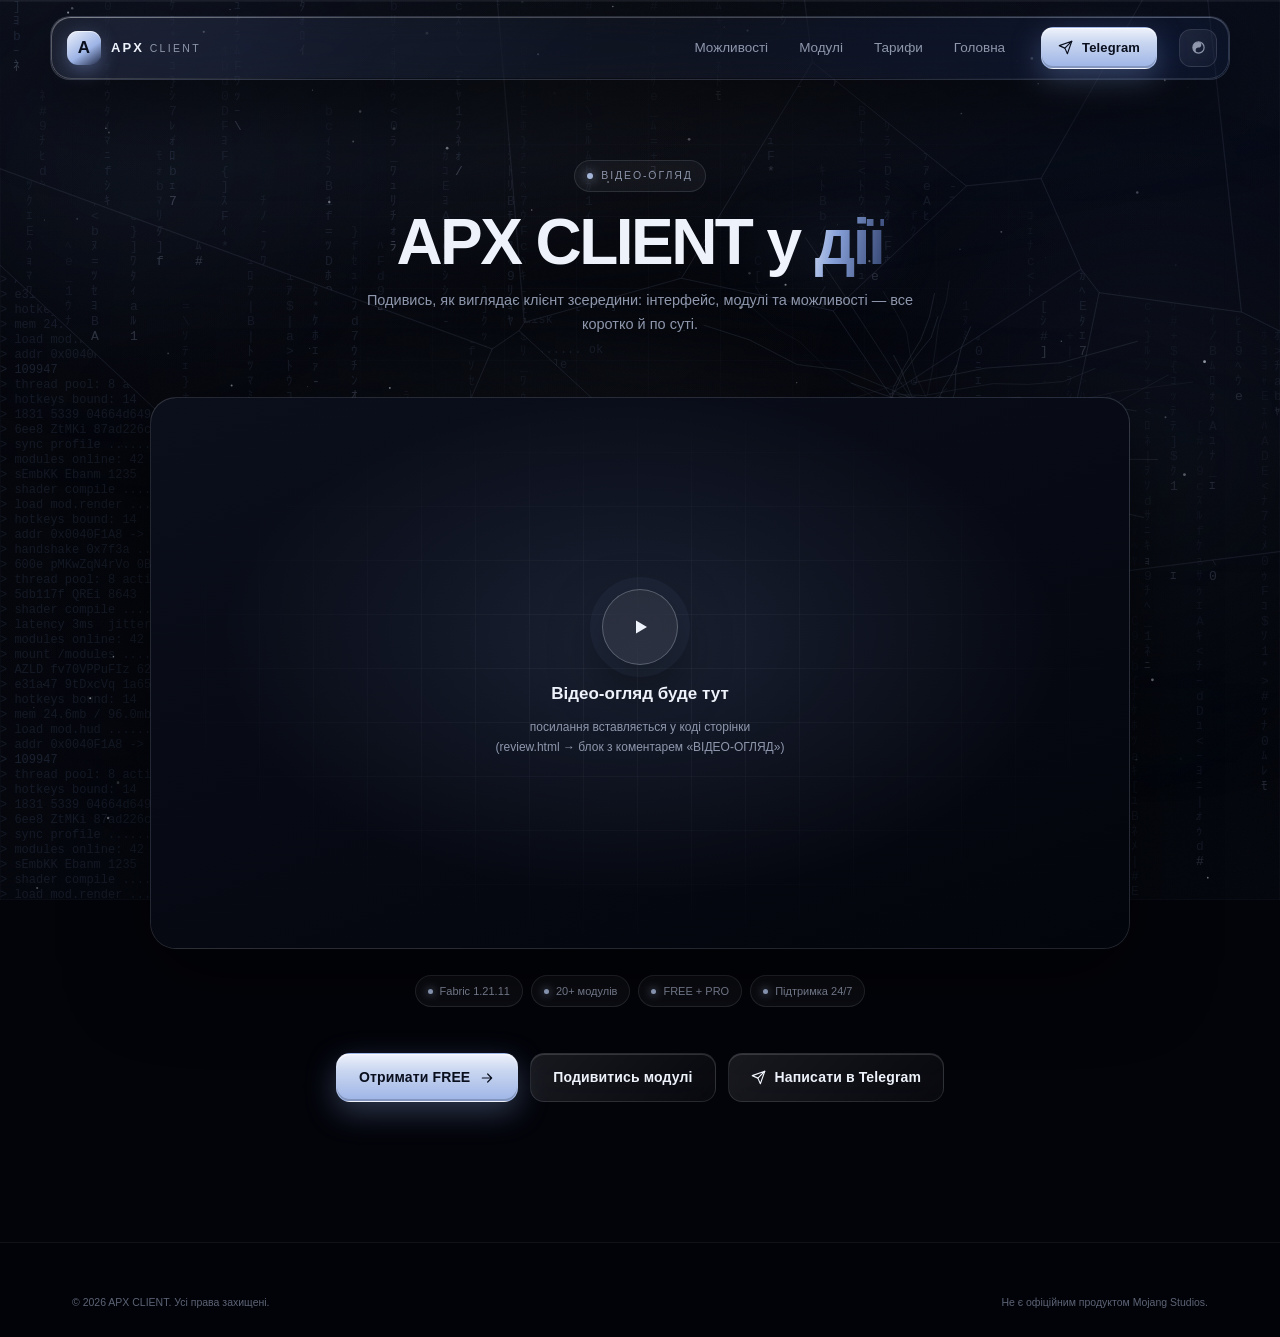
<file: review.html>
<!DOCTYPE html>
<html lang="uk">
<head>
<meta charset="UTF-8">
<meta name="viewport" content="width=device-width, initial-scale=1.0">
<title>Огляд · APX CLIENT</title>
<meta name="description" content="Відео-огляд APX CLIENT — інтерфейс, модулі та можливості клієнта.">
<link rel="stylesheet" href="style.css">
<script src="theme.js"></script>
<style>
  .review-body{display:flex;flex-direction:column;gap:22px;}
  .review-meta{
    display:flex;flex-wrap:wrap;gap:8px;justify-content:center;
    margin-top:4px;
  }
  .review-meta span{
    padding:7px 12px;border-radius:999px;font-size:11px;color:var(--muted);
    border:1px solid var(--stroke);background:rgba(255,255,255,.04);
    display:inline-flex;align-items:center;gap:7px;
  }
  .review-meta span i{
    width:5px;height:5px;border-radius:50%;background:var(--accent-bright);
    box-shadow:0 0 8px var(--accent-bright);
  }
  .review-body > .reveal:nth-child(2){transition-delay:.08s;}
  .review-body > .reveal:nth-child(3){transition-delay:.16s;}
</style>
</head>
<body>

<!-- ================= SVG sprite ================= -->
<svg width="0" height="0" style="position:absolute" aria-hidden="true">
  <symbol id="i-check" viewBox="0 0 24 24"><path d="m5 12.5 4.2 4.2L19 7"/></symbol>
  <symbol id="i-play" viewBox="0 0 24 24"><path d="M8 5.5v13l11-6.5z" fill="currentColor" stroke="none"/></symbol>
  <symbol id="i-telegram" viewBox="0 0 24 24"><path d="M22 2 11 13"/><path d="M22 2 15 22l-4-9-9-4 20-7z"/></symbol>
  <symbol id="i-arrow" viewBox="0 0 24 24"><path d="M5 12h14M13 6l6 6-6 6"/></symbol>
</svg>

<!-- ================= background ================= -->
<div class="bg" id="bg" aria-hidden="true">
  <canvas class="stars" id="stars"></canvas>
  <canvas class="shards" id="shards"></canvas>
  <div class="orb orb-a"></div>
  <div class="orb orb-b"></div>
  <div class="orb orb-c"></div>
  <div class="grid-lines"></div>
  <div class="noise"></div>
</div>

<!-- ================= event horizon portal ================= -->
<div class="horizon" id="horizon" aria-hidden="true">
  <div class="horizon-black"></div>
  <div class="horizon-core"></div>
  <div class="horizon-ring"></div>
  <div class="horizon-flash"></div>
</div>

<!-- ================= nav ================= -->
<div class="nav-wrap">
  <div class="nav-shell">
    <nav class="nav glass" id="nav">
      <a class="brand" href="index.html" aria-label="APX CLIENT — на початок">
        <span class="brand-mark">A</span>
        <span class="brand-name">APX <em>CLIENT</em></span>
      </a>
      <div class="nav-links">
        <a href="index.html#features">Можливості</a>
        <a href="index.html#modules">Модулі</a>
        <a href="index.html#pricing">Тарифи</a>
        <a href="index.html">Головна</a>
      </div>
      <a class="btn btn-primary nav-cta" href="https://t.me/yourchannel" target="_blank" rel="noopener">
        <svg class="sicon" width="15" height="15" aria-hidden="true"><use href="#i-telegram"/></svg>
        Telegram
      </a>
      <span id="themeSlot" data-theme-slot></span>
      <button class="burger" id="burger" aria-label="Меню" aria-expanded="false" aria-controls="mobileMenu">
        <span></span><span></span><span></span>
      </button>
    </nav>
    <div class="mobile-menu glass" id="mobileMenu">
      <a href="index.html#features">Можливості</a>
      <a href="index.html#modules">Модулі</a>
      <a href="index.html#pricing">Тарифи</a>
      <a href="index.html">Головна</a>
      <div class="mobile-theme">
        <span>Тема оформлення</span>
        <span id="themeSlotMobile" data-theme-slot></span>
      </div>
      <a class="btn btn-primary" href="https://t.me/yourchannel" target="_blank" rel="noopener">Telegram</a>
    </div>
  </div>
</div>

<main>
  <!-- ================= hero ================= -->
  <section class="container review-hero">
    <span class="eyebrow"><i></i> Відео-огляд</span>
    <h1>APX CLIENT <span class="grad">у дії</span></h1>
    <p>Подивись, як виглядає клієнт зсередини: інтерфейс, модулі та можливості — все коротко й по суті.</p>
  </section>

  <!-- ================= video ================= -->
  <section class="container review-wrap">
    <div class="review-body">
      <div class="video-frame glass reveal">
        <!-- ==================================================================
             ВІДЕО-ОГЛЯД — ВСТАВ СВОЄ ПОСИЛАННЯ ТУТ
             ------------------------------------------------------------------
             Варіант 1 (YouTube): заміни весь блок <div class="video-slot">...
             на цей рядок і підстав свій ID відео:

             <iframe src="https://www.youtube.com/embed/ВСТАВ_ВДЕО_ID"
                     title="Огляд мода" allowfullscreen
                     allow="accelerometer; autoplay; clipboard-write; encrypted-media; gyroscope; picture-in-picture"></iframe>

             Варіант 2 (файл mp4): поклади файл у папку mod-store і постав:

             <video src="review.mp4" controls playsinline></video>

             (заглушку .video-slot тоді можна видалити повністю)
             ================================================================== -->
        <div class="video-placeholder">
          <span class="play-icon"><svg class="sicon" width="24" height="24" aria-hidden="true"><use href="#i-play"/></svg></span>
          <h3>Відео-огляд буде тут</h3>
          <p>посилання вставляється у коді сторінки<br>(review.html → блок з коментарем «ВІДЕО-ОГЛЯД»)</p>
        </div>
      </div>

      <div class="review-meta reveal">
        <span><i></i> Fabric 1.21.11</span>
        <span><i></i> 20+ модулів</span>
        <span><i></i> FREE + PRO</span>
        <span><i></i> Підтримка 24/7</span>
      </div>

      <div class="review-actions reveal">
        <a class="btn btn-primary" href="index.html#pricing">
          Отримати FREE
          <svg class="sicon" width="16" height="16" aria-hidden="true"><use href="#i-arrow"/></svg>
        </a>
        <a class="btn btn-glass" href="index.html#modules">Подивитись модулі</a>
        <a class="btn btn-glass" href="https://t.me/yourchannel" target="_blank" rel="noopener">
          <svg class="sicon" width="15" height="15" aria-hidden="true"><use href="#i-telegram"/></svg>
          Написати в Telegram
        </a>
      </div>
    </div>
  </section>
</main>

<!-- ================= footer ================= -->
<footer class="footer">
  <div class="container">
    <div class="footer-bottom" style="margin-top:0;border-top:none;padding-top:0">
      <span>© <span id="year">2026</span> APX CLIENT. Усі права захищені.</span>
      <span>Не є офіційним продуктом Mojang Studios.</span>
    </div>
  </div>
</footer>

<script src="shards.js"></script>
<script src="decor.js"></script>
<script>
(function(){
  "use strict";
  const $  = (s, c) => (c || document).querySelector(s);
  const $$ = (s, c) => Array.from((c || document).querySelectorAll(s));

  const year = $('#year');
  if (year) year.textContent = new Date().getFullYear();

  const nav = $('#nav');
  const onScroll = () => nav.classList.toggle('scrolled', window.scrollY > 16);
  onScroll();
  window.addEventListener('scroll', onScroll, { passive: true });

  const burger = $('#burger');
  const mobileMenu = $('#mobileMenu');
  burger.addEventListener('click', () => {
    const open = burger.classList.toggle('open');
    mobileMenu.classList.toggle('open', open);
    burger.setAttribute('aria-expanded', String(open));
  });
  $$('#mobileMenu a').forEach(link => link.addEventListener('click', () => {
    burger.classList.remove('open');
    mobileMenu.classList.remove('open');
    burger.setAttribute('aria-expanded', 'false');
  }));

  /* ---------- star field ---------- */
  const starCanvas = $('#stars');
  if (starCanvas && starCanvas.getContext) {
    const ctx = starCanvas.getContext('2d');
    let W = 0, H = 0, dpr = 1, stars = [], meteors = [], rafId = null, lastMeteor = 0;
    const reduceMotion = window.matchMedia('(prefers-reduced-motion: reduce)').matches;

    function resizeStars() {
      dpr = Math.min(window.devicePixelRatio || 1, 2);
      W = starCanvas.clientWidth; H = starCanvas.clientHeight;
      starCanvas.width = Math.round(W * dpr); starCanvas.height = Math.round(H * dpr);
      ctx.setTransform(dpr, 0, 0, dpr, 0, 0);
      stars = new Array(Math.round((W * H) / 9000)).fill(0).map(() => ({
        x: Math.random() * W, y: Math.random() * H,
        r: Math.random() * 1.15 + 0.25, a: Math.random() * 0.55 + 0.25,
        tw: Math.random() * 0.02 + 0.004, ph: Math.random() * Math.PI * 2
      }));
    }
    function spawnMeteor() {
      const fromLeft = Math.random() > 0.4;
      const speed = 9 + Math.random() * 7;
      const angle = Math.PI * (Math.random() * 0.06 + 0.2);
      meteors.push({
        x: fromLeft ? -60 - Math.random() * 120 : W + 60 + Math.random() * 120,
        y: Math.random() * H * 0.55 - 40,
        vx: (fromLeft ? 1 : -1) * Math.cos(angle) * speed,
        vy: Math.sin(angle) * speed,
        len: 130 + Math.random() * 150,
        life: 1, decay: 0.008 + Math.random() * 0.006,
        width: 1 + Math.random() * 0.7
      });
    }
    function drawStars(t) {
      ctx.clearRect(0, 0, W, H);
      for (const s of stars) {
        ctx.globalAlpha = Math.max(0.05, Math.min(1, s.a + Math.sin(t * s.tw + s.ph) * 0.3));
        ctx.fillStyle = '#eef4ff';
        ctx.beginPath(); ctx.arc(s.x, s.y, s.r, 0, Math.PI * 2); ctx.fill();
      }
      for (let i = meteors.length - 1; i >= 0; i--) {
        const m = meteors[i];
        m.x += m.vx; m.y += m.vy; m.life -= m.decay;
        if (m.life <= 0 || m.y - m.len > H + 80 || m.x < -300 || m.x > W + 300) { meteors.splice(i, 1); continue; }
        const hyp = Math.hypot(m.vx, m.vy);
        const tx = m.x - (m.vx / hyp) * m.len, ty = m.y - (m.vy / hyp) * m.len;
        const g = ctx.createLinearGradient(m.x, m.y, tx, ty);
        g.addColorStop(0, 'rgba(255,255,255,' + (0.9 * m.life).toFixed(3) + ')');
        g.addColorStop(0.25, 'rgba(198,222,255,' + (0.45 * m.life).toFixed(3) + ')');
        g.addColorStop(1, 'rgba(150,190,255,0)');
        ctx.globalAlpha = 1; ctx.strokeStyle = g; ctx.lineWidth = m.width; ctx.lineCap = 'round';
        ctx.beginPath(); ctx.moveTo(m.x, m.y); ctx.lineTo(tx, ty); ctx.stroke();
        ctx.fillStyle = 'rgba(255,255,255,' + (0.85 * m.life).toFixed(3) + ')';
        ctx.beginPath(); ctx.arc(m.x, m.y, m.width * 1.1, 0, Math.PI * 2); ctx.fill();
      }
      ctx.globalAlpha = 1;
    }
    function loop(now) {
      drawStars(now * 0.001);
      if (now - lastMeteor > 1400 + Math.random() * 1900) { lastMeteor = now; spawnMeteor(); if (Math.random() > 0.7) spawnMeteor(); }
      rafId = requestAnimationFrame(loop);
    }
    resizeStars();
    if (reduceMotion) drawStars(0); else rafId = requestAnimationFrame(loop);
    let rt = null;
    window.addEventListener('resize', () => { clearTimeout(rt); rt = setTimeout(() => { resizeStars(); if (reduceMotion) drawStars(0); }, 180); });
  }

  /* ---------- singularity button press ---------- */
  const reduceAll = window.matchMedia('(prefers-reduced-motion: reduce)').matches;
  $$('.btn').forEach(btn => {
    btn.addEventListener('pointerdown', () => {
      if (reduceAll) return;
      btn.classList.remove('is-collapsing');
      void btn.offsetWidth;
      btn.classList.add('is-collapsing');
    });
    btn.addEventListener('animationend', event => {
      if (event.animationName === 'buttonCollapse') btn.classList.remove('is-collapsing');
    });
  });

  /* ---------- event horizon portal ---------- */
  const horizon = $('#horizon');
  try {
    if (sessionStorage.getItem('apx_portal') === '1') {
      sessionStorage.removeItem('apx_portal');
      if (reduceAll) {
        if (horizon) horizon.classList.add('is-done');
      } else {
        document.body.classList.add('is-arriving');
        if (horizon) {
          horizon.classList.add('is-active', 'is-out');
          setTimeout(() => horizon.classList.remove('is-active', 'is-out'), 900);
        }
        setTimeout(() => document.body.classList.remove('is-arriving'), 820);
      }
    }
  } catch (e) {}

  function portalTo(url) {
    try { sessionStorage.setItem('apx_portal', '1'); } catch (e) {}
    if (horizon) horizon.classList.add('is-active', 'is-suck', 'is-suck-out');
    document.body.classList.add('is-falling');
    setTimeout(() => { window.location.href = url; }, 470);
  }
  function portalToSection(hash) {
    const target = document.querySelector(hash);
    if (!target) { window.location.hash = hash; return; }
    document.body.classList.add('is-falling');
    if (horizon) horizon.classList.add('is-active', 'is-suck-out');
    setTimeout(() => {
      target.scrollIntoView({ behavior: 'auto', block: 'start' });
      document.body.classList.remove('is-falling');
      document.body.classList.add('is-arriving');
      if (horizon) { horizon.classList.remove('is-suck'); horizon.classList.add('is-out'); }
      setTimeout(() => {
        document.body.classList.remove('is-arriving');
        if (horizon) horizon.classList.remove('is-active', 'is-out');
      }, 820);
    }, 460);
  }

  if (!reduceAll) {
    document.addEventListener('click', event => {
      const link = event.target.closest && event.target.closest('a[href]');
      if (!link) return;
      if (link.target === '_blank' || link.hasAttribute('download')) return;
      const href = link.getAttribute('href');
      if (!href || href.startsWith('http') || href.startsWith('mailto:') || href.startsWith('tel:')) return;
      if (href.charAt(0) === '#') {
        if (!document.querySelector(href)) return;
        event.preventDefault();
        portalToSection(href);
        return;
      }
      event.preventDefault();
      portalTo(href);
    });
  }

  window.addEventListener('pageshow', event => {
    if (event.persisted) {
      document.body.classList.remove('is-falling');
      if (horizon) horizon.classList.remove('is-active', 'is-suck', 'is-suck-out', 'is-out');
    }
  });

  const revealEls = $$('.reveal');
  if ('IntersectionObserver' in window) {
    const observer = new IntersectionObserver(entries => {
      entries.forEach(entry => {
        if (entry.isIntersecting) {
          entry.target.classList.add('in');
          observer.unobserve(entry.target);
        }
      });
    }, { threshold: 0.12, rootMargin: '0px 0px -40px 0px' });
    revealEls.forEach(el => observer.observe(el));
  } else {
    revealEls.forEach(el => el.classList.add('in'));
  }

  /* ---------- keyboard shortcut: T cycles the theme ---------- */
  document.addEventListener('keydown', event => {
    if (event.key !== 't' && event.key !== 'T') return;
    if (event.ctrlKey || event.metaKey || event.altKey) return;
    const tag = (event.target && event.target.tagName) || '';
    if (tag === 'INPUT' || tag === 'TEXTAREA' || tag === 'SELECT') return;
    if (event.target && event.target.isContentEditable) return;
    const theme = window.ApxTheme;
    if (!theme || typeof theme.list !== 'function') return;
    const ids = theme.list();
    const i = Math.max(0, ids.indexOf(theme.get()));
    theme.set(ids[(i + 1) % ids.length]);
  });
})();
</script>
</body>
</html>
</file>
<file: style.css>
/* ============================================================
   APX CLIENT — liquid glass UI
   Themes are pure CSS custom properties. The active one is set on
   <html data-theme="..."> by theme.js and remembered in localStorage.
   ============================================================ */

/* ---- structural tokens: identical in every theme ---- */
:root{
  --radius:26px;
  --nav-height:64px;
  --container:1180px;
  --ease:cubic-bezier(.22,.72,.24,1);
}

/* ---- theme: COSMIC (deep blue-black, the default) ---- */
:root, [data-theme="cosmic"]{
  --bg:#03040a;
  --bg-2:#020308;
  --text:#eef2fa;
  --muted:#8e97ac;
  --muted-2:#5b6375;
  --accent:#7f97cf;
  --accent-bright:#a9bade;
  --accent-soft:#c9d4ea;
  --glow-a:rgba(78,105,168,.13);
  --glow-b:rgba(10,16,34,.62);
  --glow-c:rgba(14,22,44,.34);
  --stroke:rgba(226,236,255,.12);
  --stroke-strong:rgba(232,241,255,.26);
  --glass:linear-gradient(135deg,rgba(255,255,255,.07),rgba(255,255,255,.02) 44%,rgba(130,160,220,.04));
  --glass-dark:linear-gradient(150deg,rgba(8,11,22,.72),rgba(2,3,9,.64));
  --popover:linear-gradient(150deg,rgba(18,22,38,.94),rgba(6,8,16,.94));
  --shadow:0 26px 80px rgba(0,0,0,.66);
  --canvas-tint:110,132,180;
  --canvas-bright:146,164,206;
  --canvas-soft:172,188,222;
  --accent-rgb:127,151,207;
  --soft-rgb:201,212,234;
}

/* ---- theme: OBSIDIAN (neutral gray-black, no blue) ---- */
[data-theme="obsidian"]{
  --bg:#070708;
  --bg-2:#040405;
  --text:#f0f0f2;
  --muted:#9a9aa2;
  --muted-2:#66666e;
  --accent:#b9bac2;
  --accent-bright:#d8d9e0;
  --accent-soft:#ecedf2;
  --glow-a:rgba(150,150,160,.10);
  --glow-b:rgba(14,14,16,.62);
  --glow-c:rgba(20,20,24,.34);
  --stroke:rgba(240,240,245,.12);
  --stroke-strong:rgba(245,245,250,.26);
  --glass:linear-gradient(135deg,rgba(255,255,255,.07),rgba(255,255,255,.02) 44%,rgba(190,190,200,.04));
  --glass-dark:linear-gradient(150deg,rgba(14,14,17,.72),rgba(4,4,6,.64));
  --popover:linear-gradient(150deg,rgba(22,22,25,.94),rgba(8,8,10,.94));
  --shadow:0 26px 80px rgba(0,0,0,.7);
  --canvas-tint:150,150,160;
  --canvas-bright:190,190,200;
  --canvas-soft:214,214,224;
  --accent-rgb:185,186,194;
  --soft-rgb:236,237,242;
}

/* ---- theme: ABYSS (teal-black, cold water) ---- */
[data-theme="abyss"]{
  --bg:#02080a;
  --bg-2:#010607;
  --text:#e9f5f6;
  --muted:#87a3a6;
  --muted-2:#546e71;
  --accent:#6fb3ba;
  --accent-bright:#9fd3d8;
  --accent-soft:#c6e6e9;
  --glow-a:rgba(60,140,150,.13);
  --glow-b:rgba(6,24,28,.62);
  --glow-c:rgba(8,32,38,.34);
  --stroke:rgba(220,245,248,.12);
  --stroke-strong:rgba(228,248,250,.26);
  --glass:linear-gradient(135deg,rgba(255,255,255,.07),rgba(255,255,255,.02) 44%,rgba(110,180,190,.05));
  --glass-dark:linear-gradient(150deg,rgba(5,18,21,.72),rgba(1,6,8,.64));
  --popover:linear-gradient(150deg,rgba(10,28,32,.94),rgba(2,10,12,.94));
  --shadow:0 26px 80px rgba(0,0,0,.68);
  --canvas-tint:96,164,172;
  --canvas-bright:140,196,202;
  --canvas-soft:176,218,222;
  --accent-rgb:111,179,186;
  --soft-rgb:198,230,233;
}

/* ---- theme: EMBER (warm amber-black, the only warm one) ---- */
[data-theme="ember"]{
  --bg:#0a0603;
  --bg-2:#060402;
  --text:#faf1e6;
  --muted:#a89380;
  --muted-2:#6e5f4e;
  --accent:#cf9d68;
  --accent-bright:#e6c094;
  --accent-soft:#f0dcc2;
  --glow-a:rgba(180,120,60,.12);
  --glow-b:rgba(30,18,8,.62);
  --glow-c:rgba(40,26,12,.34);
  --stroke:rgba(250,238,222,.12);
  --stroke-strong:rgba(252,242,228,.26);
  --glass:linear-gradient(135deg,rgba(255,255,255,.07),rgba(255,255,255,.02) 44%,rgba(200,150,90,.05));
  --glass-dark:linear-gradient(150deg,rgba(22,13,6,.72),rgba(8,5,2,.64));
  --popover:linear-gradient(150deg,rgba(32,22,12,.94),rgba(14,8,3,.94));
  --shadow:0 26px 80px rgba(0,0,0,.66);
  --canvas-tint:186,140,92;
  --canvas-bright:214,176,132;
  --canvas-soft:236,208,176;
  --accent-rgb:207,157,104;
  --soft-rgb:240,220,194;
}

*{box-sizing:border-box;margin:0;padding:0;}
html{scroll-behavior:smooth;}
body{
  background:var(--bg);
  color:var(--text);
  font-family:"SF Pro Display",-apple-system,BlinkMacSystemFont,"Segoe UI",Inter,Roboto,Helvetica,Arial,sans-serif;
  font-size:16px;
  line-height:1.5;
  -webkit-font-smoothing:antialiased;
  overflow-x:hidden;
}
img,svg{display:block;max-width:100%;}
html.intro-lock,html.intro-lock body{overflow:hidden;}
a{color:inherit;text-decoration:none;}
button,input{font:inherit;color:inherit;}
button{background:none;border:0;cursor:pointer;}
::selection{background:rgba(180,205,245,.35);color:#fff;}

/* ============ background ============ */
.bg{
  position:fixed;inset:0;z-index:0;overflow:hidden;pointer-events:none;background:
    radial-gradient(1000px 700px at 12% -5%,var(--glow-a),transparent 60%),
    radial-gradient(900px 700px at 92% 8%,var(--glow-b),transparent 62%),
    radial-gradient(1200px 900px at 50% 110%,var(--glow-c),transparent 70%),
    var(--bg-2);
  transition:background .6s var(--ease);
}
.orb{
  position:absolute;border-radius:50%;filter:blur(90px);opacity:.34;
  animation:orbFloat 20s var(--ease) infinite alternate;will-change:transform;
}
.orb-a{width:520px;height:520px;left:-140px;top:-100px;background:radial-gradient(circle,rgba(var(--canvas-bright),.18),transparent 66%);}
.orb-b{width:620px;height:620px;right:-180px;top:16%;background:radial-gradient(circle,rgba(var(--canvas-tint),.30),transparent 66%);animation-delay:-7s;}
.orb-c{width:720px;height:720px;left:28%;bottom:-400px;background:radial-gradient(circle,rgba(var(--canvas-tint),.36),transparent 66%);animation-delay:-13s;}
@keyframes orbFloat{
  from{transform:translate3d(0,0,0) scale(1);}
  to{transform:translate3d(44px,-34px,0) scale(1.08);}
}
.grid-lines{
  position:absolute;inset:0;
  background-image:
    linear-gradient(rgba(var(--canvas-soft),.05) 1px,transparent 1px),
    linear-gradient(90deg,rgba(var(--canvas-soft),.05) 1px,transparent 1px);
  background-size:72px 72px;
  -webkit-mask-image:radial-gradient(ellipse at 50% 34%,#000 0%,transparent 76%);
  mask-image:radial-gradient(ellipse at 50% 34%,#000 0%,transparent 76%);
  opacity:.5;
}
.noise{
  position:absolute;inset:0;opacity:.035;mix-blend-mode:overlay;
  background-image:url("data:image/svg+xml,%3Csvg xmlns='http://www.w3.org/2000/svg' width='140' height='140'%3E%3Cfilter id='n'%3E%3CfeTurbulence type='fractalNoise' baseFrequency='.85' numOctaves='2' stitchTiles='stitch'/%3E%3C/filter%3E%3Crect width='140' height='140' filter='url(%23n)' opacity='.55'/%3E%3C/svg%3E");
}
.stars{position:absolute;inset:0;width:100%;height:100%;display:block;opacity:.62;}
/* shattered-glass layer: cracks, and matrix code visible through the shards */
.shards{position:absolute;inset:0;width:100%;height:100%;display:block;opacity:.4;mix-blend-mode:screen;}

/* ============ black hole intro (cinematic) ============ */
.intro{
  position:fixed;inset:0;z-index:900;pointer-events:none;
  display:grid;place-items:center;overflow:hidden;
}
.intro-void{
  position:absolute;inset:0;background:#000;opacity:1;
  transition:opacity .9s var(--ease);
}
.intro.is-void-out .intro-void{opacity:0;}

.intro-hud{
  position:relative;width:100%;height:100%;
  display:grid;place-items:center;
}

/* ---- the hole itself (highly detailed, Ton 618 style) ---- */
.intro-hole{
  position:relative;display:grid;place-items:center;
  width:0;height:0;
}
/* WebGL raytraced hole: fills the viewport, sits behind the CSS accents */
.intro-hole .hole-gl{
  position:fixed;left:50%;top:50%;transform:translate(-50%,-50%);
  width:100vw;height:100vh;
  width:100svh;height:100svh;
  min-width:100vw;min-height:100vh;
  border-radius:0;
  opacity:0;
  transition:opacity 1.1s var(--ease);
  mix-blend-mode:screen;
  z-index:0;
}
.intro.is-arming .intro-hole .hole-gl,
.intro.is-releasing .intro-hole .hole-gl{opacity:1;}
.intro-hole > *{
  position:absolute;left:50%;top:50%;border-radius:50%;
  transform:translate(-50%,-50%) scale(.05);
  opacity:0;pointer-events:none;
}
/* everything ignites together, then keeps living */
.intro.is-arming .intro-hole > *{
  animation:holeIgnite 1.5s cubic-bezier(.18,.72,.2,1) forwards;
}
@keyframes holeIgnite{
  0%{opacity:0;transform:translate(-50%,-50%) scale(.05);}
  55%{opacity:1;}
  100%{opacity:var(--ho,.9);transform:translate(-50%,-50%) scale(1);}
}

/* when the real WebGL raytracer is running, the CSS layers step aside */
.intro.has-gl .intro-hole > *:not(.hole-gl){
  opacity:0 !important;
  animation:none !important;
  transition:opacity .6s var(--ease);
}

/* --- lensed starfield: the starry backdrop warped around the mass --- */
.intro-hole .hole-lensfield{
  --ho:.55;
  width:760px;height:760px;
  background:
    radial-gradient(circle at 50% 50%,rgba(120,165,235,.16) 0%,transparent 42%),
    repeating-conic-gradient(from 0deg,rgba(220,236,255,.5) 0deg 1.1deg,transparent 1.1deg 27deg);
  -webkit-mask-image:radial-gradient(circle,transparent 27%,#000 34%,#000 54%,transparent 66%);
  mask-image:radial-gradient(circle,transparent 27%,#000 34%,#000 54%,transparent 66%);
  filter:blur(1.6px);
  transform:translate(-50%,-50%) scale(.05) rotate(0deg);
  --halt:rotate(0deg);
}
.intro.is-arming .intro-hole .hole-lensfield{
  animation:holeIgnite 1.5s cubic-bezier(.18,.72,.2,1) forwards;
}
.intro.is-releasing .intro-hole .hole-lensfield{
  opacity:.55;
  animation:lensSwirl 26s linear infinite;
}
@keyframes lensSwirl{
  from{transform:translate(-50%,-50%) scale(1) rotate(0deg);}
  to{transform:translate(-50%,-50%) scale(1) rotate(360deg);}
}

/* --- relativistic jets shooting out of the poles --- */
.intro-hole .hole-jet{
  --ho:.85;
  border-radius:999px;width:3px;height:520px;
  background:linear-gradient(to top,rgba(220,236,255,0),rgba(190,215,255,.55) 22%,rgba(255,255,255,.9) 48%,rgba(180,210,255,.4) 70%,transparent);
  filter:blur(2.4px);
  box-shadow:0 0 24px 4px rgba(150,190,255,.3);
}
.intro-hole .hole-jet.jet-up{
  transform:translate(-50%,-50%) scale(.05) translateY(-300px);
  --halt:translateY(-300px);
}
.intro-hole .hole-jet.jet-down{
  transform:translate(-50%,-50%) scale(.05) translateY(300px) rotate(180deg);
  --halt:translateY(300px) rotate(180deg);
}
.intro.is-releasing .intro-hole .hole-jet{animation:jetPulse 4.5s ease-in-out infinite;}
.intro.is-releasing .intro-hole .hole-jet.jet-down{animation-delay:-2.25s;}
@keyframes jetPulse{
  0%,100%{opacity:.55;filter:blur(2.6px);}
  50%{opacity:.95;filter:blur(1.8px);}
}

/* --- halo: photon-sphere bloom in two layers --- */
.intro-hole .hole-halo{
  --ho:.9;
  width:420px;height:420px;
  background:radial-gradient(circle,
    transparent 30%,
    rgba(190,215,255,.30) 40%,
    rgba(130,175,240,.16) 47%,
    transparent 58%);
  filter:blur(14px);
}
.intro-hole .hole-halo.halo-2{
  --ho:.7;
  width:620px;height:620px;
  background:radial-gradient(circle,
    transparent 34%,
    rgba(110,155,225,.16) 44%,
    transparent 60%);
  filter:blur(26px);
}
.intro.is-releasing .intro-hole .hole-halo{animation:haloBreath 5.2s ease-in-out infinite;}
.intro.is-releasing .intro-hole .hole-halo.halo-2{animation-duration:6.8s;animation-delay:-1.4s;}
@keyframes haloBreath{
  0%,100%{opacity:.72;transform:translate(-50%,-50%) scale(1);}
  50%{opacity:1;transform:translate(-50%,-50%) scale(1.06);}
}

/* --- accretion disk: three rotating layers --- */
.intro-hole .hole-disk{
  --ho:.95;
  border-radius:50%;
  -webkit-mask-image:radial-gradient(circle,transparent 30%,#000 40%,#000 70%,transparent 82%);
  mask-image:radial-gradient(circle,transparent 30%,#000 40%,#000 70%,transparent 82%);
  transform-origin:50% 50%;
  will-change:transform;
}
/* near side: the broad rotating band */
.intro-hole .hole-disk.disk-front{
  --ho:.95;
  width:560px;height:560px;
  transform:translate(-50%,-50%) scale(.05) rotate(-21deg) scaleX(.30);
  background:conic-gradient(from 0deg,
    rgba(255,255,255,0) 0deg,
    rgba(150,192,248,.55) 32deg,
    rgba(255,255,255,.95) 62deg,
    rgba(178,212,255,.6) 96deg,
    rgba(255,255,255,.85) 140deg,
    rgba(140,182,240,.45) 186deg,
    rgba(255,255,255,.9) 224deg,
    rgba(160,198,250,.5) 268deg,
    rgba(255,255,255,.7) 310deg,
    rgba(255,255,255,0) 360deg);
  filter:blur(8px);
}
/* far side: lensed halo arcing above and below */
.intro-hole .hole-disk.disk-back{
  --ho:.6;
  width:560px;height:560px;
  transform:translate(-50%,-50%) scale(.05) rotate(-21deg) scaleX(.30) scaleY(1.05);
  background:conic-gradient(from 180deg,
    rgba(255,255,255,0),
    rgba(200,224,255,.55) 40deg,
    rgba(255,255,255,.85) 90deg,
    rgba(200,224,255,.5) 150deg,
    rgba(255,255,255,0) 210deg);
  filter:blur(16px);
}
/* inner ring: hottest, tightest, brightest */
.intro-hole .hole-disk.disk-inner{
  --ho:1;
  width:360px;height:360px;
  transform:translate(-50%,-50%) scale(.05) rotate(-21deg) scaleX(.30);
  background:conic-gradient(from 0deg,
    rgba(255,255,255,.4),
    rgba(255,255,255,1) 40deg,
    rgba(214,232,255,.75) 110deg,
    rgba(255,255,255,.95) 180deg,
    rgba(220,238,255,.7) 250deg,
    rgba(255,255,255,.9) 310deg,
    rgba(255,255,255,.4) 360deg);
  filter:blur(3.5px);
}
/* ignition that keeps each disk's elliptical tilt */
.intro.is-arming .intro-hole .hole-disk.disk-front{animation:diskIgnite 1.5s cubic-bezier(.18,.72,.2,1) forwards;}
.intro.is-arming .intro-hole .hole-disk.disk-inner{animation:diskIgniteTight 1.5s cubic-bezier(.18,.72,.2,1) forwards;}
.intro.is-arming .intro-hole .hole-disk.disk-back{animation:diskIgniteBack 1.5s cubic-bezier(.18,.72,.2,1) forwards;}
@keyframes diskIgnite{
  0%{opacity:0;transform:translate(-50%,-50%) scale(.05) rotate(-21deg) scaleX(.30);}
  55%{opacity:1;}
  100%{opacity:.95;transform:translate(-50%,-50%) scale(1) rotate(-21deg) scaleX(.30);}
}
@keyframes diskIgniteTight{
  0%{opacity:0;transform:translate(-50%,-50%) scale(.05) rotate(-21deg) scaleX(.30);}
  55%{opacity:1;}
  100%{opacity:1;transform:translate(-50%,-50%) scale(1) rotate(-21deg) scaleX(.30);}
}
@keyframes diskIgniteBack{
  0%{opacity:0;transform:translate(-50%,-50%) scale(.05) rotate(-21deg) scaleX(.30) scaleY(1.05);}
  55%{opacity:.7;}
  100%{opacity:.6;transform:translate(-50%,-50%) scale(1) rotate(-21deg) scaleX(.30) scaleY(1.05);}
}
.intro.is-releasing .intro-hole .hole-disk.disk-front{animation:diskRotate 7.5s linear infinite;}
.intro.is-releasing .intro-hole .hole-disk.disk-inner{animation:diskRotateTight 4.2s linear infinite;}
.intro.is-releasing .intro-hole .hole-disk.disk-back{animation:diskRotateBack 11s linear infinite;}
@keyframes diskRotate{
  from{transform:translate(-50%,-50%) scale(1) rotate(-21deg) scaleX(.30) rotate(0deg);}
  to{transform:translate(-50%,-50%) scale(1) rotate(-21deg) scaleX(.30) rotate(360deg);}
}
@keyframes diskRotateTight{
  from{transform:translate(-50%,-50%) scale(1) rotate(-21deg) scaleX(.30) rotate(0deg);}
  to{transform:translate(-50%,-50%) scale(1) rotate(-21deg) scaleX(.30) rotate(360deg);}
}
@keyframes diskRotateBack{
  from{transform:translate(-50%,-50%) scale(1) rotate(-21deg) scaleX(.30) scaleY(1.05) rotate(360deg);}
  to{transform:translate(-50%,-50%) scale(1) rotate(-21deg) scaleX(.30) scaleY(1.05) rotate(0deg);}
}

/* --- event horizon shadow: the absolute black disc --- */
.intro-hole .hole-shadow{
  --ho:1;
  width:196px;height:196px;background:#000;
  box-shadow:
    0 0 22px 6px rgba(0,0,0,.95),
    0 0 60px 18px rgba(6,10,22,.85),
    inset 0 0 24px 8px rgba(0,0,0,1);
}

/* --- photon ring: razor-thin brilliant circle --- */
.intro-hole .hole-photon{
  --ho:1;
  width:214px;height:214px;
  border:1.6px solid rgba(255,255,255,.95);
  box-shadow:
    0 0 10px 2px rgba(255,255,255,.85),
    0 0 26px 6px rgba(190,215,255,.6),
    0 0 60px 16px rgba(140,180,240,.35),
    inset 0 0 18px 3px rgba(220,236,255,.5);
}
.intro.is-releasing .intro-hole .hole-photon{animation:photonPulse 2.6s ease-in-out infinite;}
@keyframes photonPulse{
  0%,100%{opacity:1;filter:brightness(1);}
  50%{opacity:.88;filter:brightness(1.35);}
}

/* --- lensing arcs: light bent over the top and under the bottom --- */
.intro-hole .hole-arc{
  --ho:.75;
  border-radius:50%;
  border:2px solid transparent;
  border-top-color:rgba(255,255,255,.85);
  border-bottom-color:rgba(190,215,255,.6);
  filter:blur(1.2px) drop-shadow(0 0 12px rgba(190,215,255,.5));
}
.intro-hole .hole-arc.arc-a{width:270px;height:270px;}
.intro-hole .hole-arc.arc-b{width:320px;height:320px;--ho:.5;border-top-color:rgba(214,232,255,.6);border-bottom-color:rgba(160,198,250,.4);}
.intro.is-releasing .intro-hole .hole-arc{animation:arcDrift 9s ease-in-out infinite alternate;}
.intro.is-releasing .intro-hole .hole-arc.arc-b{animation-duration:13s;animation-delay:-3s;}
@keyframes arcDrift{
  from{transform:translate(-50%,-50%) scale(1) rotate(-4deg);}
  to{transform:translate(-50%,-50%) scale(1.05) rotate(4deg);}
}

/* --- relativistic beaming: the approaching side is brighter --- */
.intro-hole .hole-doppler{
  --ho:.85;
  width:560px;height:560px;
  background:linear-gradient(100deg,
    rgba(255,255,255,0) 34%,
    rgba(255,255,255,.55) 48%,
    rgba(255,255,255,.85) 52%,
    rgba(255,255,255,0) 66%);
  -webkit-mask-image:radial-gradient(circle,transparent 32%,#000 42%,#000 72%,transparent 84%);
  mask-image:radial-gradient(circle,transparent 32%,#000 42%,#000 72%,transparent 84%);
  filter:blur(10px);
  transform:translate(-50%,-50%) scale(1) rotate(-21deg) scaleX(.30);
  --halt:rotate(-21deg) scaleX(.30);
}
.intro.is-releasing .intro-hole .hole-doppler{animation:diskRotate 7.5s linear infinite;}

.intro-core{
  position:absolute;left:50%;top:50%;width:16px;height:16px;border-radius:50%;background:#000;
  box-shadow:0 0 0 1px rgba(232,240,255,.6),0 0 60px 10px rgba(150,190,255,.45),0 0 140px 30px rgba(90,140,230,.25);
  transform:translate(-50%,-50%) scale(.02);opacity:0;
}
.intro.is-arming .intro-core{animation:coreGrow 1.05s cubic-bezier(.2,.8,.2,1) forwards;}
@keyframes coreGrow{
  0%{transform:translate(-50%,-50%) scale(.02);opacity:0;}
  40%{opacity:1;}
  100%{transform:translate(-50%,-50%) scale(1);opacity:1;}
}

.intro-ring{
  position:absolute;left:50%;top:50%;width:20px;height:20px;border-radius:50%;
  border:1.5px solid rgba(224,238,255,.85);opacity:0;
}
.intro.is-arming .intro-ring{animation:holeRing 1.5s cubic-bezier(.16,.68,.24,1) .25s forwards;}
.intro.is-arming .intro-ring.ring-2{animation-delay:.5s;}
@keyframes holeRing{
  0%{transform:translate(-50%,-50%) scale(1);opacity:.85;}
  70%{opacity:.22;}
  100%{transform:translate(-50%,-50%) scale(140);opacity:0;}
}

/* ---- badge above the hole ---- */
.intro-badge{
  position:absolute;top:16%;left:50%;transform:translate(-50%, -14px);
  display:flex;align-items:center;gap:11px;opacity:0;
}
.intro.is-arming .intro-badge{animation:badgeIn .9s var(--ease) .55s forwards;}
@keyframes badgeIn{
  from{opacity:0;transform:translate(-50%,-14px) scale(.9);filter:blur(6px);}
  to{opacity:1;transform:translate(-50%,0) scale(1);filter:blur(0);}
}
.intro-badge-mark{
  width:38px;height:38px;border-radius:12px;display:grid;place-items:center;
  font-weight:700;font-size:18px;color:#0a0f1e;
  background:linear-gradient(145deg,#eef2fb,#9db4e6 58%,#1c2542);
  box-shadow:0 8px 24px rgba(0,0,0,.5),inset 0 1px 0 rgba(255,255,255,.6);
}
.intro-badge-name{font-size:20px;font-weight:600;letter-spacing:.01em;}
.intro-badge-name em{font-style:normal;color:var(--accent-bright);}

/* ---- features flying out of the hole ---- */
.intro-pull{
  position:absolute;inset:0;pointer-events:none;
}
.intro-chip{
  position:absolute;left:50%;top:50%;
  display:inline-flex;align-items:center;gap:8px;
  padding:11px 16px;border-radius:14px;white-space:nowrap;
  font-size:13.5px;font-weight:600;color:var(--text);
  border:1px solid rgba(232,240,255,.2);
  background:linear-gradient(135deg,rgba(255,255,255,.12),rgba(255,255,255,.03));
  -webkit-backdrop-filter:blur(18px) saturate(150%);
  backdrop-filter:blur(18px) saturate(150%);
  box-shadow:0 16px 40px rgba(0,0,0,.5),inset 0 1px 0 rgba(255,255,255,.22);
  opacity:0;
  transform:translate(-50%,-50%) scale(.4);
  will-change:transform,opacity,filter;
}
.intro-chip .sicon{color:var(--accent-bright);}
.intro.is-releasing .intro-chip{
  animation:chipFly 1.9s cubic-bezier(.16,.86,.26,1) forwards;
}
@keyframes chipFly{
  0%{opacity:0;transform:translate(-50%,-50%) scale(.55);filter:blur(14px);}
  30%{opacity:1;filter:blur(0);}
  100%{opacity:1;transform:translate(calc(-50% + var(--dx,0px)), calc(-50% + var(--dy,0px))) scale(1);}
}

/* ---- scroll hint ---- */
.intro-scroll{
  position:absolute;bottom:9%;left:50%;transform:translateX(-50%);
  display:flex;flex-direction:column;align-items:center;gap:7px;
  font-size:11px;letter-spacing:.16em;text-transform:uppercase;color:var(--muted);
  opacity:0;
}
.intro.is-releasing .intro-scroll{animation:badgeIn .8s var(--ease) 1.5s forwards;}
.intro-scroll .sicon{transform:rotate(90deg);animation:scrollNudge 1.6s var(--ease) infinite;}
@keyframes scrollNudge{
  0%,100%{transform:translateX(0) rotate(90deg);}
  50%{transform:translateX(5px) rotate(90deg);}
}
.intro.is-done{display:none;}

.intro-flash{
  position:absolute;inset:0;background:radial-gradient(circle at 50% 50%,rgba(190,215,255,.55),transparent 60%);
  opacity:0;
}
.intro.is-arming .intro-flash{animation:holeFlash 1s ease-out .15s forwards;}
@keyframes holeFlash{
  0%{opacity:0;transform:scale(.06);}
  30%{opacity:.42;}
  100%{opacity:0;transform:scale(1.5);}
}

/* ============ event horizon portal (page / section travel) ============ */
.horizon{
  position:fixed;inset:0;z-index:880;pointer-events:none;
  display:grid;place-items:center;opacity:0;
}
.horizon.is-active{opacity:1;}
.horizon-black{
  position:absolute;inset:0;background:#000;opacity:0;
}
.horizon.is-suck .horizon-black{animation:horizonBlack .52s ease-in forwards;}
.horizon.is-suck-out .horizon-black{animation:horizonOut .52s ease-out forwards;}
@keyframes horizonBlack{
  0%{opacity:0;}
  100%{opacity:1;}
}
@keyframes horizonOut{
  0%{opacity:1;}
  100%{opacity:0;}
}
.horizon-core{
  position:relative;width:10px;height:10px;border-radius:50%;background:#000;
  box-shadow:0 0 0 1px rgba(232,240,255,.55),0 0 34px 5px rgba(150,190,255,.4);
  opacity:0;transform:scale(.2);
}
.horizon.is-suck .horizon-core{opacity:1;transform:scale(.34);}
.horizon.is-out .horizon-core{animation:horizonCore .62s cubic-bezier(.2,.7,.2,1) forwards;}
@keyframes horizonCore{
  0%{opacity:1;transform:scale(.34);}
  100%{opacity:0;transform:scale(1);}
}
.horizon-ring{
  position:absolute;width:12px;height:12px;border-radius:50%;
  border:1.5px solid rgba(224,238,255,.9);opacity:0;
}
.horizon.is-out .horizon-ring{animation:holeRing 1.05s cubic-bezier(.16,.68,.24,1) forwards;}
.horizon-flash{
  position:absolute;inset:0;opacity:0;
  background:radial-gradient(circle at 50% 50%,rgba(190,215,255,.5),transparent 60%);
}
.horizon.is-out .horizon-flash{animation:holeFlash .8s ease-out forwards;}

/* current page gets sucked into the hole */
body.is-falling{
  animation:suckedIn .56s cubic-bezier(.55,0,.85,.4) forwards;
  transform-origin:50% 46%;
}
@keyframes suckedIn{
  0%{opacity:1;transform:scale(1);filter:blur(0) saturate(1);}
  60%{opacity:.55;}
  100%{opacity:0;transform:scale(.9);filter:blur(9px) saturate(.4);}
}
/* pages/sections emerge back from the hole */
body.is-arriving{animation:emergedFromHole .78s cubic-bezier(.16,.84,.24,1) both;}
@keyframes emergedFromHole{
  from{opacity:0;transform:scale(.94);filter:blur(8px);}
  to{opacity:1;transform:none;filter:blur(0);}
}
.sucking > *{
  transition:transform .55s cubic-bezier(.55,0,.85,.4),opacity .55s ease,filter .55s ease;
  transform:scale(.86);
  opacity:0;
  filter:blur(8px);
}

/* elements that emerge from the hole */
.intro-item{opacity:0;transform:translateY(14px) scale(.94);}
html.intro-play .intro-item{
  animation:emerge 1.15s cubic-bezier(.16,.86,.24,1) forwards;
}
@keyframes emerge{
  from{opacity:0;transform:translateY(20px) scale(.95);filter:blur(7px);}
  to{opacity:1;transform:none;filter:blur(0);}
}

/* the top bar stays hidden until the intro has fully finished */
html.intro-lock .nav-wrap{opacity:0;pointer-events:none;}
html.intro-lock .nav-wrap,
html.intro-play:not(.intro-ready) .nav-wrap{
  opacity:0;pointer-events:none;
}
html.intro-ready .nav-wrap{
  animation:navDrop 1.1s cubic-bezier(.16,.84,.24,1) forwards;
}
@keyframes navDrop{
  from{opacity:0;transform:translateY(-18px);}
  to{opacity:1;transform:none;}
}

/* burst particles flying out of the hole */
.intro-spark{
  position:absolute;width:3px;height:3px;border-radius:50%;
  background:radial-gradient(circle,#fff,rgba(190,215,255,.5) 55%,transparent 72%);
  transform:translate(-50%,-50%);
  animation:sparkFly 1.25s cubic-bezier(.12,.8,.3,1) forwards;
}
@keyframes sparkFly{
  0%{opacity:0;transform:translate(-50%,-50%) scale(.2);}
  15%{opacity:1;}
  100%{opacity:0;transform:translate(calc(-50% + var(--sx,0px)), calc(-50% + var(--sy,0px))) scale(.4);}
}

/* the view is pulled down toward the main content */
body.intro-glide{transition:transform .9s var(--ease),filter .9s ease,opacity .9s ease;}
.intro.is-leaving{animation:introLeave .9s var(--ease) forwards;}
@keyframes introLeave{
  0%{opacity:1;}
  100%{opacity:0;}
}
.intro.is-leaving .intro-hud{animation:hudPull .9s var(--ease) forwards;}
@keyframes hudPull{
  0%{transform:translateY(0) scale(1);opacity:1;filter:blur(0);}
  100%{transform:translateY(-70px) scale(1.22);opacity:0;filter:blur(12px);}
}

/* ============ glass ============ */
.glass{
  position:relative;
  background:var(--glass);
  border:1px solid var(--stroke);
  border-radius:var(--radius);
  box-shadow:var(--shadow),inset 0 1px 0 rgba(255,255,255,.22),inset 0 -1px 0 rgba(0,0,0,.38);
  -webkit-backdrop-filter:blur(30px) saturate(180%);
  backdrop-filter:blur(30px) saturate(180%);
}
.glass::before{
  content:"";position:absolute;inset:0;border-radius:inherit;padding:1px;pointer-events:none;
  background:linear-gradient(140deg,rgba(255,255,255,.38),transparent 28%,transparent 68%,rgba(170,198,245,.26));
  -webkit-mask:linear-gradient(#000 0 0) content-box,linear-gradient(#000 0 0);
  -webkit-mask-composite:xor;
  mask:linear-gradient(#000 0 0) content-box,linear-gradient(#000 0 0);
  mask-composite:exclude;
  opacity:.8;
}
@supports not ((backdrop-filter:blur(1px)) or (-webkit-backdrop-filter:blur(1px))){
  .glass{background:linear-gradient(150deg,rgba(11,15,29,.94),rgba(3,5,12,.92));}
}

.container{width:min(var(--container),100%);margin:0 auto;padding:0 22px;}
.section{position:relative;z-index:2;padding:112px 0;}
section[id]{scroll-margin-top:96px;}
.sicon{fill:none;stroke:currentColor;stroke-width:1.8;stroke-linecap:round;stroke-linejoin:round;}
.sicon-fill{fill:currentColor;stroke:none;}
.section-head{max-width:700px;margin:0 auto 46px;text-align:center;}
.eyebrow{
  display:inline-flex;align-items:center;gap:8px;margin-bottom:18px;
  padding:7px 12px;border-radius:999px;border:1px solid var(--stroke);
  background:rgba(255,255,255,.04);color:var(--muted);
  font-size:10.5px;letter-spacing:.18em;text-transform:uppercase;
}
.eyebrow i{width:6px;height:6px;border-radius:50%;background:var(--accent-bright);box-shadow:0 0 12px var(--accent-bright);}
h2{font-size:clamp(2rem,4.4vw,3.4rem);line-height:1.05;letter-spacing:-.035em;font-weight:600;}
.section-head p{margin-top:16px;color:var(--muted);font-size:15.5px;line-height:1.65;}

/* ============ buttons ============ */
.btn{
  position:relative;overflow:hidden;
  display:inline-flex;align-items:center;justify-content:center;gap:9px;
  padding:13px 22px;border-radius:14px;border:1px solid transparent;
  font-size:14px;font-weight:600;letter-spacing:.01em;white-space:nowrap;
  transition:transform .22s var(--ease),box-shadow .22s var(--ease),background .22s var(--ease),border-color .22s var(--ease);
}
.btn:active{transform:translateY(1px) scale(.99);}
/* children wrap so the pull animation can twist them */
.btn > *{position:relative;z-index:2;transition:transform .34s var(--ease),filter .34s var(--ease);}
.btn::after{
  content:"";position:absolute;left:50%;top:50%;width:26px;height:26px;
  margin:-13px 0 0 -13px;border-radius:50%;pointer-events:none;opacity:0;z-index:1;
  background:radial-gradient(circle,rgba(255,255,255,.9),rgba(180,210,255,.35) 45%,transparent 72%);
  transform:scale(.2);
}
/* ---- hover: light bends toward the center, border softly pulses ---- */
.btn:hover > *{
  transform:scale(.965) rotate(var(--twist,0deg));
  filter:blur(.35px);
}
.btn:hover > *:first-child{--twist:2.4deg;}
.btn:hover > *:last-child{--twist:-2.4deg;}
.btn:hover{
  animation:edgePulse 1.75s ease-in-out infinite;
  border-color:var(--stroke-strong);
}
@keyframes edgePulse{
  0%,100%{box-shadow:0 0 0 0 rgba(220,236,255,.34),0 10px 28px rgba(0,0,0,.42);}
  50%{box-shadow:0 0 0 4px rgba(220,236,255,.06),0 14px 34px rgba(0,0,0,.5);}
}
/* ---- press: singularity collapse ---- */
.btn.is-collapsing::after{animation:collapseFlash .16s ease-out forwards;}
@keyframes collapseFlash{
  from{opacity:.85;transform:scale(.2);}
  to{opacity:0;transform:scale(2.2);}
}
@keyframes buttonCollapse{
  0%{transform:scale(1);}
  42%{transform:scale(.9,.42);}
  58%{transform:scale(.34,.34);}
  74%{transform:scale(1.04);}
  88%{transform:scale(.98);}
  100%{transform:scale(1);}
}
.btn.is-collapsing{
  animation:buttonCollapse .72s var(--ease);
}
.btn-primary{
  color:#0a0f1e;
  background:linear-gradient(180deg,#eef2fb 0%,#c9d6f0 36%,#9db4e6 100%);
  box-shadow:0 10px 30px rgba(var(--accent-rgb),.35),inset 0 1px 0 rgba(255,255,255,.6),inset 0 -2px 0 rgba(0,0,0,.18);
}
.btn-primary:hover{transform:translateY(-2px);box-shadow:0 16px 40px rgba(var(--accent-rgb),.46),inset 0 1px 0 rgba(255,255,255,.65);}
.btn-glass{
  color:var(--text);
  background:linear-gradient(135deg,rgba(255,255,255,.09),rgba(255,255,255,.025));
  border-color:var(--stroke);
  box-shadow:inset 0 1px 0 rgba(255,255,255,.14);
  -webkit-backdrop-filter:blur(14px);
  backdrop-filter:blur(14px);
}
.btn-glass:hover{background:rgba(255,255,255,.11);border-color:var(--stroke-strong);transform:translateY(-2px);}
/* ============ theme picker ============ */
.theme-picker{position:relative;display:inline-flex;}
.theme-btn{
  display:inline-flex;align-items:center;justify-content:center;
  width:38px;height:38px;border-radius:12px;cursor:pointer;
  color:var(--muted);border:1px solid var(--stroke);
  background:linear-gradient(135deg,rgba(255,255,255,.07),rgba(255,255,255,.02));
  -webkit-backdrop-filter:blur(14px);backdrop-filter:blur(14px);
  transition:color .25s var(--ease),border-color .25s var(--ease),transform .25s var(--ease);
}
.theme-btn:hover{color:var(--text);border-color:var(--stroke-strong);transform:translateY(-1px);}
.theme-menu{
  position:absolute;top:calc(100% + 12px);right:0;z-index:120;
  min-width:214px;padding:8px;border-radius:18px;
  display:flex;flex-direction:column;gap:2px;
  opacity:0;transform:translateY(-8px) scale(.97);pointer-events:none;
  transition:opacity .26s var(--ease),transform .26s var(--ease);
  box-shadow:var(--shadow);
}
.theme-picker.open .theme-menu{opacity:1;transform:none;pointer-events:auto;}
.theme-item{
  display:flex;align-items:center;gap:11px;width:100%;
  padding:9px 11px;border-radius:12px;border:0;cursor:pointer;text-align:left;
  background:transparent;color:var(--muted);
  transition:background .2s var(--ease),color .2s var(--ease);
}
.theme-item:hover{background:rgba(255,255,255,.07);color:var(--text);}
.theme-item.is-active{background:rgba(var(--accent-rgb),.14);color:var(--text);}
.theme-dot{
  width:15px;height:15px;border-radius:50%;flex:0 0 auto;
  background:var(--dot);box-shadow:0 0 0 1px rgba(255,255,255,.22),0 0 12px var(--dot);
}
.theme-text{display:flex;flex-direction:column;line-height:1.2;min-width:0;}
.theme-text b{font-size:13.5px;font-weight:650;}
.theme-text i{font-style:normal;font-size:11px;color:var(--muted-2);}
.theme-tick{margin-left:auto;opacity:0;color:var(--accent-bright);}
.theme-item.is-active .theme-tick{opacity:1;}

/* smooth cross-fade whenever the theme changes */
html:not(.theme-no-anim),
html:not(.theme-no-anim) body,
html:not(.theme-no-anim) .glass,
html:not(.theme-no-anim) .btn,
html:not(.theme-no-anim) .bg{
  transition:background-color .55s var(--ease),border-color .55s var(--ease),color .55s var(--ease);
}
.btn-ghost{
  color:var(--muted);border-color:transparent;padding:10px 14px;
}
.btn-ghost:hover{color:var(--text);background:rgba(255,255,255,.06);}
.btn.full{width:100%;}
.btn svg{flex:0 0 auto;}

/* ============ nav ============ */
.nav-wrap{position:fixed;top:16px;left:0;right:0;z-index:80;padding:0 16px;pointer-events:none;}
.nav-shell{width:min(var(--container),100%);margin:0 auto;position:relative;pointer-events:auto;}
.nav{
  display:flex;align-items:center;gap:22px;
  padding:10px 12px 10px 16px;border-radius:20px;
  transition:background .3s ease,border-color .3s ease,box-shadow .3s ease;
}
.nav.scrolled{
  background:var(--glass-dark);
  border-color:var(--stroke-strong);
  box-shadow:0 18px 50px rgba(0,0,0,.6),inset 0 1px 0 rgba(255,255,255,.14);
}
.brand{display:flex;align-items:center;gap:10px;flex:0 0 auto;}
.brand-mark{
  width:34px;height:34px;border-radius:11px;display:grid;place-items:center;
  font-weight:800;font-size:17px;color:#0a0f1e;
  background:linear-gradient(145deg,#eef2fb,#9db4e6 58%,#1c2542);
  box-shadow:inset 0 1px 0 rgba(255,255,255,.65),0 6px 18px rgba(var(--accent-rgb),.4);
}
.brand-name{font-size:13px;font-weight:700;letter-spacing:.16em;}
.brand-name em{font-style:normal;font-weight:500;color:var(--muted);letter-spacing:.22em;font-size:10.5px;}
.nav-links{display:flex;gap:3px;margin-left:auto;}
.nav-links a{
  padding:9px 14px;border-radius:12px;color:var(--muted);font-size:13.5px;
  transition:color .2s,background .2s;
}
.nav-links a:hover{color:var(--text);background:rgba(255,255,255,.06);}
.nav-cta{padding:10px 16px;border-radius:12px;font-size:13px;}
.sound-toggle{
  width:38px;height:38px;border-radius:11px;display:grid;place-items:center;
  border:1px solid var(--stroke);background:rgba(255,255,255,.05);
  color:var(--text);margin-left:6px;
  transition:background .2s,color .2s,border-color .2s;
}
.sound-toggle:hover{background:rgba(255,255,255,.1);border-color:var(--stroke-strong);}
.sound-toggle.is-muted{color:var(--muted-2);}
.sound-toggle .sicon{stroke:currentColor;}
.sound-toggle:not(.is-muted) .sicon{animation:soundPulse 2.4s ease-in-out infinite;}
@keyframes soundPulse{
  0%,100%{opacity:.95;}
  50%{opacity:.6;}
}
.burger{
  display:none;width:40px;height:40px;border-radius:11px;border:1px solid var(--stroke);
  background:rgba(255,255,255,.05);place-items:center;
}
.burger span{display:block;width:16px;height:1.5px;background:var(--text);border-radius:2px;transition:.25s;}
.burger span + span{margin-top:4px;}
.burger.open span:nth-child(1){transform:translateY(5.5px) rotate(45deg);}
.burger.open span:nth-child(2){opacity:0;}
.burger.open span:nth-child(3){transform:translateY(-5.5px) rotate(-45deg);}
.mobile-menu{
  display:none;position:absolute;top:calc(100% + 8px);left:0;right:0;
  padding:10px;border-radius:18px;flex-direction:column;gap:2px;
  background:linear-gradient(150deg,rgba(9,13,27,.94),rgba(4,6,13,.92));
}
.mobile-menu.open{display:flex;}
.mobile-menu a{padding:12px 13px;border-radius:11px;color:var(--muted);font-size:14px;}
.mobile-menu a:hover{background:rgba(255,255,255,.06);color:var(--text);}
.mobile-menu .btn{margin-top:6px;}
.mobile-theme{
  display:flex;align-items:center;justify-content:space-between;gap:10px;
  padding:10px 13px;margin-top:4px;border-radius:12px;
  background:rgba(255,255,255,.03);border:1px solid var(--stroke);
}
.mobile-theme > span:first-child{font-size:13px;color:var(--muted);}
.mobile-theme .theme-menu{right:auto;left:0;}

/* ============ hero ============ */
.hero{
  position:relative;z-index:2;min-height:100svh;
  display:grid;grid-template-columns:1.04fr .96fr;align-items:center;gap:44px;
  padding:150px 0 84px;
}
.hero-copy{max-width:620px;}
.hero h1{
  font-size:clamp(3rem,6.1vw,5.25rem);line-height:.98;letter-spacing:-.045em;
  font-weight:600;margin:0 0 24px;
}
.grad{
  background:linear-gradient(100deg,#f7f9ff 0%,#eef2fb 28%,#86a0d8 58%,#33436f 100%);
  -webkit-background-clip:text;background-clip:text;color:transparent;
  filter:drop-shadow(0 0 30px rgba(var(--accent-rgb),.22));
}
.lead{max-width:545px;color:var(--muted);font-size:16.5px;line-height:1.68;margin-bottom:32px;}
.hero-actions{display:flex;gap:12px;flex-wrap:wrap;margin-bottom:30px;}
.hero-meta{display:flex;gap:8px 18px;flex-wrap:wrap;color:var(--muted-2);font-size:12.5px;}
.hero-meta b{color:var(--text);font-weight:600;}
.hero-meta span{display:inline-flex;align-items:center;gap:8px;}
.hero-meta span + span::before{content:"";width:3px;height:3px;border-radius:50%;background:var(--muted-2);}

.hero-stage{position:relative;min-height:570px;display:flex;align-items:center;justify-content:center;}
.hero-glow{
  position:absolute;width:540px;height:540px;border-radius:50%;
  background:radial-gradient(circle,rgba(var(--soft-rgb),.30),transparent 66%);
  filter:blur(26px);pointer-events:none;
}
.client{
  width:min(500px,100%);border-radius:22px;overflow:hidden;
  transform:perspective(1500px) rotateY(-9deg) rotateX(4deg);
  animation:clientFloat 9s ease-in-out infinite;
}
@keyframes clientFloat{
  0%,100%{transform:perspective(1500px) rotateY(-9deg) rotateX(4deg) translateY(0);}
  50%{transform:perspective(1500px) rotateY(-7deg) rotateX(3deg) translateY(-14px);}
}
.client-top{
  display:flex;align-items:center;gap:9px;padding:12px 14px;
  border-bottom:1px solid rgba(255,255,255,.08);background:rgba(0,0,0,.18);
}
.dots{display:flex;gap:6px;}
.dots i{width:8px;height:8px;border-radius:50%;background:rgba(255,255,255,.16);}
.dots i:nth-child(1){background:#c9d6f0;}
.dots i:nth-child(2){background:#8b96ae;}
.dots i:nth-child(3){background:#2b3247;}
.client-title{font-size:9.5px;letter-spacing:.2em;color:var(--muted-2);margin-left:2px;}
.chip{
  margin-left:auto;font-size:9px;letter-spacing:.08em;
  padding:4px 8px;border-radius:999px;color:var(--accent-soft);
  background:rgba(var(--accent-rgb),.1);border:1px solid rgba(var(--accent-rgb),.3);
}
.client-body{display:grid;grid-template-columns:58px 1fr;min-height:396px;}
.client-side{
  border-right:1px solid rgba(255,255,255,.06);background:rgba(0,0,0,.14);
  padding:12px 0;display:flex;flex-direction:column;align-items:center;gap:7px;
}
.side-btn{
  width:36px;height:36px;border-radius:11px;display:grid;place-items:center;
  color:var(--muted-2);border:1px solid transparent;transition:.2s;
}
.side-btn.active{
  color:var(--accent-soft);background:rgba(var(--accent-rgb),.14);
  border-color:rgba(var(--accent-rgb),.35);box-shadow:inset 0 1px 0 rgba(255,255,255,.1);
}
.client-main{padding:17px 17px 15px;display:flex;flex-direction:column;gap:11px;}
.client-head{display:flex;align-items:center;justify-content:space-between;gap:10px;}
.client-head h3{font-size:13.5px;font-weight:600;letter-spacing:-.01em;}
.pill{
  font-size:9.5px;color:var(--accent-soft);padding:4px 8px;border-radius:999px;
  border:1px solid rgba(var(--accent-rgb),.3);background:rgba(var(--accent-rgb),.1);
}
.search{
  display:flex;align-items:center;gap:8px;padding:9px 11px;border-radius:11px;
  background:rgba(0,0,0,.22);border:1px solid rgba(255,255,255,.06);
  color:var(--muted-2);font-size:10.5px;
}
.client-group{
  font-size:9px;letter-spacing:.18em;text-transform:uppercase;
  color:var(--muted-2);margin-top:1px;
}
.client-row{
  display:flex;align-items:center;justify-content:space-between;gap:10px;
  padding:7px 10px;border-radius:10px;
  background:rgba(255,255,255,.028);border:1px solid rgba(255,255,255,.04);
}
.client-row .left{display:flex;align-items:center;gap:8px;font-size:11.5px;color:#e5eaf4;}
.client-row .ic{
  width:22px;height:22px;border-radius:7px;display:grid;place-items:center;
  background:rgba(var(--accent-rgb),.1);color:var(--accent-soft);
}
.check{
  width:18px;height:18px;border-radius:50%;display:grid;place-items:center;
  background:rgba(var(--accent-rgb),.16);border:1px solid rgba(var(--accent-rgb),.4);
  color:var(--accent-soft);
}
.client-foot{
  margin-top:auto;display:flex;align-items:center;gap:7px;
  font-size:9.5px;color:var(--muted-2);
}
.client-foot i{width:5px;height:5px;border-radius:50%;background:var(--accent-bright);box-shadow:0 0 8px var(--accent-bright);}

.float-chip{
  position:absolute;display:flex;align-items:center;gap:8px;
  padding:9px 12px;border-radius:14px;font-size:10.5px;color:#e5eaf4;
  box-shadow:0 16px 40px rgba(0,0,0,.45);
  animation:chipFloat 7s ease-in-out infinite;
}
.float-chip svg{color:var(--accent-soft);}
.chip-1{top:11%;left:-2%;}
.chip-2{bottom:13%;right:-3%;animation-delay:-2.5s;}
.chip-3{top:58%;left:-6%;animation-delay:-4.4s;}
@keyframes chipFloat{
  0%,100%{transform:translateY(0);}
  50%{transform:translateY(-10px);}
}

/* ============ stats ============ */
.stats{
  position:relative;z-index:2;
  display:grid;grid-template-columns:repeat(4,1fr);gap:14px;
  padding:0 22px;max-width:var(--container);margin:0 auto;
}
.stat{padding:20px 22px;border-radius:20px;}
.stat b{display:block;font-size:24px;font-weight:600;letter-spacing:-.03em;line-height:1.15;}
.stat span{display:block;margin-top:4px;font-size:11.5px;color:var(--muted);}

/* ============ features ============ */
.cards{display:grid;grid-template-columns:repeat(3,1fr);gap:18px;}
.card{
  padding:26px;min-height:214px;
  transition:transform .28s var(--ease),border-color .28s,box-shadow .28s;
}
.card:hover{transform:translateY(-5px);border-color:var(--stroke-strong);}
.card .icon{
  width:46px;height:46px;border-radius:14px;display:grid;place-items:center;
  color:var(--accent-soft);margin-bottom:18px;
  background:linear-gradient(145deg,rgba(228,237,252,.18),rgba(var(--accent-rgb),.08));
  border:1px solid rgba(228,237,252,.2);
  box-shadow:inset 0 1px 0 rgba(255,255,255,.14);
}
.card h3{font-size:17px;font-weight:600;letter-spacing:-.01em;margin-bottom:8px;}
.card p{color:var(--muted);font-size:13.5px;line-height:1.65;}

/* ============ modules ============ */
.modules-panel{padding:22px;}
.modules-head{
  display:flex;align-items:flex-start;justify-content:space-between;gap:18px;
  margin-bottom:20px;flex-wrap:wrap;
}
.modules-head h3{font-size:18px;font-weight:600;letter-spacing:-.01em;margin-bottom:4px;}
.modules-head p{color:var(--muted);font-size:12.5px;}
.modules-tools{display:flex;flex-direction:column;gap:10px;align-items:flex-end;}
.module-search{
  display:flex;align-items:center;gap:8px;
  width:230px;max-width:100%;padding:8px 12px;border-radius:11px;
  border:1px solid var(--stroke);background:rgba(255,255,255,.03);
  color:var(--muted);
  transition:border-color .25s var(--ease),background .25s var(--ease);
}
.module-search:focus-within{border-color:rgba(var(--accent-rgb),.5);background:rgba(var(--accent-rgb),.06);}
.module-search input{
  flex:1;min-width:0;border:0;outline:0;background:transparent;
  color:var(--text);font-size:12.5px;font-family:inherit;
}
.module-search input::placeholder{color:var(--muted-2);}
.module-search input::-webkit-search-cancel-button{-webkit-appearance:none;}
.module-row[hidden]{display:none;}
.module-row.is-hit .module-name{color:var(--accent-soft);}
.modules-empty{
  display:flex;flex-direction:column;align-items:center;gap:10px;
  padding:34px 18px;text-align:center;color:var(--muted-2);
}
.modules-empty[hidden]{display:none;}
.modules-empty p{font-size:13px;}

.tabs{display:flex;gap:6px;flex-wrap:wrap;}
.tab{
  padding:8px 12px;border-radius:10px;border:1px solid var(--stroke);
  background:rgba(255,255,255,.03);color:var(--muted);font-size:12px;
  transition:.2s;
}
.tab:hover{color:var(--text);border-color:var(--stroke-strong);}
.tab.active{
  color:#0a0f1e;border-color:transparent;font-weight:600;
  background:linear-gradient(180deg,#eef2fb,#9db4e6);
  box-shadow:0 6px 18px rgba(var(--accent-rgb),.3);
}
.module-grid{display:grid;grid-template-columns:1fr 1fr;gap:14px;}
.module-group{
  padding:16px;border-radius:18px;
  border:1px solid rgba(255,255,255,.06);background:rgba(0,0,0,.17);
}
.module-group[hidden]{display:none;}
.module-group h4{
  display:flex;align-items:center;gap:8px;
  font-size:10.5px;letter-spacing:.16em;text-transform:uppercase;
  color:var(--muted);margin-bottom:10px;font-weight:600;
}
.module-group h4 i{width:6px;height:6px;border-radius:50%;background:var(--accent-bright);box-shadow:0 0 8px var(--accent-bright);}
.module-row{
  display:flex;align-items:center;justify-content:space-between;gap:12px;
  padding:8px 0;border-top:1px solid rgba(255,255,255,.05);
}
.module-row:first-of-type{border-top:none;}
.module-name{font-size:12.5px;color:#e5eaf4;}
.module-desc{font-size:10.5px;color:var(--muted-2);margin-top:1px;}
.module-check{
  flex:0 0 auto;width:18px;height:18px;border-radius:50%;
  display:grid;place-items:center;color:var(--accent-soft);
  background:rgba(var(--accent-rgb),.14);border:1px solid rgba(var(--accent-rgb),.38);
}
.modules-foot{
  display:flex;align-items:center;gap:9px;margin-top:16px;
  font-size:11.5px;color:var(--muted-2);
}
.modules-foot i{width:6px;height:6px;border-radius:50%;background:var(--accent-bright);box-shadow:0 0 8px var(--accent-bright);}

/* ============ pricing ============ */
.pricing{display:grid;grid-template-columns:1fr 1fr;gap:20px;align-items:stretch;}
.price{padding:28px;display:flex;flex-direction:column;gap:20px;overflow:hidden;}
.price.pro{border-color:rgba(var(--soft-rgb),.35);}
.price-glow{
  position:absolute;width:340px;height:340px;right:-90px;top:-130px;pointer-events:none;
  background:radial-gradient(circle,rgba(var(--soft-rgb),.28),transparent 66%);
  filter:blur(24px);
}
.badge{
  display:inline-flex;align-self:flex-start;padding:5px 10px;border-radius:999px;
  font-size:9.5px;letter-spacing:.16em;font-weight:700;
}
.badge.free{color:var(--accent-soft);border:1px solid rgba(var(--accent-rgb),.35);background:rgba(var(--accent-rgb),.1);}
.badge.pro{
  color:#0a0f1e;background:linear-gradient(180deg,#eef2fb,#9db4e6);
  box-shadow:0 6px 18px rgba(var(--accent-rgb),.3);
}
.price h3{font-size:24px;font-weight:600;letter-spacing:-.025em;}
.price-sub{color:var(--muted);font-size:12.5px;margin-top:-12px;}
.feature-list{list-style:none;display:flex;flex-direction:column;gap:10px;}
.feature-list li{display:flex;align-items:flex-start;gap:9px;color:#d3dae8;font-size:12.5px;line-height:1.5;}
.feature-list li svg{flex:0 0 auto;margin-top:2px;color:var(--accent-soft);}
.price-note{font-size:11px;color:var(--muted-2);margin-top:-8px;line-height:1.5;}
.price-cta{margin-top:auto;display:flex;flex-direction:column;gap:9px;}
.key-box{
  margin-top:auto;padding:16px;border-radius:16px;
  border:1px solid rgba(var(--accent-rgb),.24);background:rgba(var(--accent-rgb),.06);
}
.key-box label{
  display:block;font-size:10px;letter-spacing:.14em;text-transform:uppercase;
  color:var(--muted);margin-bottom:9px;
}
.key-form{display:flex;gap:8px;}
.key-form input{
  flex:1;min-width:0;padding:11px 12px;border-radius:11px;outline:none;
  border:1px solid rgba(255,255,255,.12);background:rgba(0,0,0,.35);
  color:var(--text);font-size:12.5px;letter-spacing:.04em;
  transition:border-color .2s,box-shadow .2s;
}
.key-form input::placeholder{color:#626a7c;}
.key-form input:focus{border-color:rgba(var(--soft-rgb),.65);box-shadow:0 0 0 3px rgba(var(--accent-rgb),.15);}
.key-form .btn{padding:11px 16px;border-radius:11px;font-size:12.5px;}
.key-note{margin-top:9px;font-size:11px;color:var(--muted-2);line-height:1.5;}
.key-note.error{color:#ffb4a6;}
.price.unlocked{border-color:rgba(var(--soft-rgb),.5);box-shadow:0 24px 70px rgba(0,0,0,.55),0 0 50px rgba(var(--soft-rgb),.12);}
.price.unlocked .key-note{color:var(--accent-soft);}
.shake{animation:shake .42s ease;}
@keyframes shake{
  10%,90%{transform:translateX(-1px);}
  20%,80%{transform:translateX(2px);}
  30%,50%,70%{transform:translateX(-4px);}
  40%,60%{transform:translateX(4px);}
}

/* ============ video ============ */
.video-panel{overflow:hidden;padding:0;}
.video-link{
  position:relative;display:block;aspect-ratio:16/9;overflow:hidden;
  background:
    radial-gradient(700px 420px at 50% 48%,rgba(var(--accent-rgb),.17),transparent 70%),
    linear-gradient(160deg,#0b0f1c 0%,#03050c 100%);
}
.video-link::before{
  content:"";position:absolute;inset:0;
  background-image:
    linear-gradient(rgba(232,240,255,.05) 1px,transparent 1px),
    linear-gradient(90deg,rgba(232,240,255,.05) 1px,transparent 1px);
  background-size:54px 54px;
  -webkit-mask-image:radial-gradient(ellipse at center,#000,transparent 75%);
  mask-image:radial-gradient(ellipse at center,#000,transparent 75%);
}
.play{
  position:absolute;left:50%;top:50%;transform:translate(-50%,-50%);
  width:82px;height:82px;border-radius:50%;display:grid;place-items:center;
  background:rgba(255,255,255,.08);border:1px solid var(--stroke-strong);
  -webkit-backdrop-filter:blur(16px);backdrop-filter:blur(16px);
  box-shadow:0 0 0 12px rgba(var(--accent-rgb),.06),0 20px 50px rgba(0,0,0,.5);
  transition:transform .25s var(--ease),box-shadow .25s;
}
.video-link:hover .play{transform:translate(-50%,-50%) scale(1.06);box-shadow:0 0 0 18px rgba(var(--accent-rgb),.08),0 26px 60px rgba(0,0,0,.55);}
.video-tag{
  position:absolute;left:20px;top:18px;padding:6px 10px;border-radius:999px;
  font-size:9.5px;letter-spacing:.16em;text-transform:uppercase;color:var(--accent-soft);
  border:1px solid rgba(var(--accent-rgb),.3);background:rgba(var(--accent-rgb),.1);
}
.video-caption{
  position:absolute;left:22px;bottom:18px;right:22px;
  display:flex;align-items:flex-end;justify-content:space-between;gap:14px;
  color:var(--muted);font-size:11.5px;
}
.video-caption b{display:block;color:var(--text);font-size:14px;font-weight:600;margin-bottom:2px;}
.review-stats{
  display:grid;grid-template-columns:repeat(4,1fr);gap:14px;margin-top:16px;
}
.review-stat{padding:16px 18px;border-radius:18px;}
.review-stat b{display:block;font-size:19px;font-weight:600;letter-spacing:-.02em;}
.review-stat span{font-size:10.5px;color:var(--muted);}

/* ============ CTA ============ */
.cta-card{
  padding:58px 34px;text-align:center;overflow:hidden;
  border-color:rgba(var(--soft-rgb),.24);
  background:
    radial-gradient(700px 340px at 50% 0%,rgba(var(--accent-rgb),.18),transparent 68%),
    linear-gradient(150deg,rgba(255,255,255,.07),rgba(0,0,0,.16));
}
.cta-card h2{font-size:clamp(1.9rem,3.6vw,2.9rem);margin-bottom:14px;}
.cta-card p{max-width:560px;margin:0 auto 28px;color:var(--muted);font-size:14.5px;line-height:1.65;}
.cta-actions{display:flex;justify-content:center;gap:12px;flex-wrap:wrap;}

/* ============ footer ============ */
.footer{
  position:relative;z-index:2;margin-top:40px;padding:52px 0 26px;
  border-top:1px solid rgba(255,255,255,.06);background:rgba(0,0,0,.2);
}
.footer-grid{display:grid;grid-template-columns:1.5fr 1fr 1fr;gap:34px;}
.footer-brand p{max-width:330px;margin-top:14px;color:var(--muted-2);font-size:11.5px;line-height:1.7;}
.footer h5{
  font-size:10px;letter-spacing:.18em;text-transform:uppercase;color:var(--muted-2);
  font-weight:600;margin-bottom:14px;
}
.footer-links{display:flex;flex-direction:column;gap:9px;}
.footer-links a{color:var(--muted);font-size:12.5px;transition:color .2s;}
.footer-links a:hover{color:var(--accent-soft);}
.footer-bottom{
  display:flex;align-items:center;justify-content:space-between;gap:14px;flex-wrap:wrap;
  margin-top:38px;padding-top:18px;border-top:1px solid rgba(255,255,255,.06);
  color:var(--muted-2);font-size:10.5px;
}
.footer-hints{
  display:flex;align-items:center;gap:16px;flex-wrap:wrap;
  margin-top:14px;color:var(--muted-2);font-size:10.5px;
}
.footer-hints span{display:inline-flex;align-items:center;gap:7px;}
.footer-hints kbd{
  font-family:var(--mono,ui-monospace,monospace);
  font-size:10px;line-height:1;padding:3px 6px;border-radius:6px;
  color:var(--muted);
  border:1px solid rgba(255,255,255,.14);
  background:rgba(255,255,255,.04);
  box-shadow:inset 0 -1px 0 rgba(0,0,0,.35);
}

/* ============ modal ============ */
.modal{position:fixed;inset:0;z-index:120;display:none;}
.modal.open{display:block;}
.modal-backdrop{
  position:absolute;inset:0;background:rgba(3,5,12,.72);
  -webkit-backdrop-filter:blur(10px);backdrop-filter:blur(10px);
}
.modal-card{
  position:absolute;left:50%;top:50%;transform:translate(-50%,-50%);
  width:min(460px,calc(100vw - 32px));max-height:calc(100svh - 40px);overflow:auto;
  padding:26px;border-radius:24px;
  background:var(--popover);
}
.modal-head{display:flex;align-items:center;justify-content:space-between;gap:12px;margin-bottom:6px;}
.modal-head h3{font-size:18px;font-weight:600;letter-spacing:-.01em;}
.modal-close{
  width:32px;height:32px;border-radius:10px;border:1px solid var(--stroke);
  display:grid;place-items:center;color:var(--muted);font-size:14px;
  transition:.2s;
}
.modal-close:hover{color:var(--text);background:rgba(255,255,255,.06);}
.modal-sub{color:var(--muted);font-size:12px;line-height:1.6;margin-bottom:18px;}
.pay-list{display:flex;flex-direction:column;gap:8px;margin-bottom:14px;}
.pay{
  display:flex;align-items:center;justify-content:space-between;gap:12px;
  padding:12px 14px;border-radius:13px;font-size:12.5px;
  border:1px solid var(--stroke);background:rgba(255,255,255,.035);
  transition:.2s;
}
.pay:hover{background:rgba(255,255,255,.075);border-color:var(--stroke-strong);transform:translateX(2px);}
.pay span:last-child{color:var(--muted-2);}
.pay-result{min-height:18px;font-size:11.5px;color:var(--accent-soft);margin-bottom:12px;line-height:1.5;}
.modal-note{font-size:10.5px;color:var(--muted-2);text-align:center;margin-top:10px;line-height:1.5;}

/* ============ toast ============ */
.toast{
  position:fixed;left:50%;bottom:26px;transform:translate(-50%,18px);
  z-index:150;padding:12px 16px;border-radius:14px;
  background:var(--popover);
  border:1px solid rgba(var(--soft-rgb),.35);color:var(--accent-soft);
  font-size:12.5px;box-shadow:0 18px 50px rgba(0,0,0,.6);
  opacity:0;pointer-events:none;transition:opacity .3s,transform .3s;
  max-width:calc(100vw - 32px);text-align:center;
}
.toast.show{opacity:1;transform:translate(-50%,0);}

/* ============ reveal ============ */
.reveal{opacity:0;transform:translateY(22px);transition:opacity .7s ease,transform .7s var(--ease);}
.reveal.in{opacity:1;transform:none;}
.reveal.d1{transition-delay:.06s;}
.reveal.d2{transition-delay:.12s;}
.reveal.d3{transition-delay:.18s;}

/* ============ review page ============ */
.review-hero{padding:160px 0 40px;position:relative;z-index:2;text-align:center;}
.review-hero h1{font-size:clamp(2.4rem,5vw,4rem);line-height:1.02;letter-spacing:-.04em;font-weight:600;margin-bottom:14px;}
.review-hero p{max-width:560px;margin:0 auto;color:var(--muted);font-size:14.5px;line-height:1.65;}
.review-wrap{padding:20px 0 100px;position:relative;z-index:2;}
.video-frame{
  width:min(980px,100%);margin:0 auto;overflow:hidden;padding:0;
}
.video-frame iframe,
.video-frame video{display:block;width:100%;height:100%;border:0;aspect-ratio:16/9;object-fit:cover;}
.video-placeholder{
  aspect-ratio:16/9;display:flex;flex-direction:column;align-items:center;justify-content:center;
  gap:12px;text-align:center;padding:24px;position:relative;overflow:hidden;
  background:
    radial-gradient(600px 360px at 50% 45%,rgba(var(--accent-rgb),.16),transparent 70%),
    linear-gradient(160deg,#0b0f1c,#03050c);
}
.video-placeholder::before{
  content:"";position:absolute;inset:0;
  background-image:
    linear-gradient(rgba(232,240,255,.05) 1px,transparent 1px),
    linear-gradient(90deg,rgba(232,240,255,.05) 1px,transparent 1px);
  background-size:54px 54px;
  -webkit-mask-image:radial-gradient(ellipse at center,#000,transparent 76%);
  mask-image:radial-gradient(ellipse at center,#000,transparent 76%);
}
.video-placeholder .play-icon{
  position:relative;width:76px;height:76px;border-radius:50%;display:grid;place-items:center;
  background:rgba(255,255,255,.08);border:1px solid var(--stroke-strong);
  -webkit-backdrop-filter:blur(16px);backdrop-filter:blur(16px);
  box-shadow:0 0 0 12px rgba(var(--accent-rgb),.06),0 20px 50px rgba(0,0,0,.5);
  margin-bottom:4px;
}
.video-placeholder h3{position:relative;font-size:17px;font-weight:600;}
.video-placeholder p{position:relative;color:var(--muted);font-size:12px;max-width:430px;line-height:1.6;}
.review-actions{display:flex;justify-content:center;gap:12px;flex-wrap:wrap;margin-top:24px;}

/* ============ responsive ============ */
@media (max-width:1024px){
  .hero{grid-template-columns:1fr;padding-top:136px;text-align:center;gap:50px;}
  .hero-copy{max-width:680px;margin:0 auto;}
  .lead{margin-left:auto;margin-right:auto;}
  .hero-actions,.hero-meta{justify-content:center;}
  .hero-stage{min-height:520px;}
  .client{transform:none;animation:none;}
  .float-chip{display:none;}
  .cards{grid-template-columns:repeat(2,1fr);}
  .module-grid{grid-template-columns:1fr;}
  .footer-grid{grid-template-columns:1.4fr 1fr 1fr;}
}
@media (max-width:900px){
  .nav-links{display:none;}
  .nav-cta{display:none;}
  .burger{display:grid;margin-left:auto;}
  .section{padding:88px 0;}
  .stats{grid-template-columns:repeat(2,1fr);}
  .pricing{grid-template-columns:1fr;}
  .review-stats{grid-template-columns:repeat(2,1fr);}
  .footer-grid{grid-template-columns:1fr 1fr;}
  .footer-brand{grid-column:1 / -1;}
}
@media (max-width:620px){
  .hero{padding-top:124px;padding-bottom:64px;}
  .hero h1{font-size:clamp(2.7rem,12vw,3.8rem);}
  .lead{font-size:14.5px;}
  .hero-actions .btn{flex:1;min-width:150px;}
  .cards{grid-template-columns:1fr;}
  .section{padding:72px 0;}
  .section-head{margin-bottom:32px;}
  .modules-panel{padding:16px;}
  .price{padding:22px;}
  .key-form{flex-direction:column;}
  .video-caption{display:none;}
  .review-stats{grid-template-columns:1fr 1fr;}
  .cta-card{padding:42px 22px;}
  .footer-grid{grid-template-columns:1fr;}
  .footer-bottom{justify-content:center;text-align:center;}
  .stat b{font-size:21px;}
}
@media (prefers-reduced-motion:reduce){
  *,*::before,*::after{animation:none!important;transition:none!important;}
  html{scroll-behavior:auto;}
  .reveal{opacity:1;transform:none;}
}

/* ============================================================
   AMBIENT DECOR
   Ribbons, sigils, hairline rail, section brackets.
   All theme-aware, all pointer-events:none.
   ============================================================ */

/* ---- drifting aurora ribbons ---- */
.ribbons{
  position:absolute;inset:-10%;pointer-events:none;
  -webkit-mask-image:radial-gradient(ellipse at 50% 40%,#000 0%,transparent 78%);
  mask-image:radial-gradient(ellipse at 50% 40%,#000 0%,transparent 78%);
}
.ribbon{
  position:absolute;left:-30%;width:160%;height:220px;
  border-radius:50%;
  background:linear-gradient(90deg,
    transparent,
    rgba(var(--accent-rgb),.10) 22%,
    rgba(var(--soft-rgb),.16) 50%,
    rgba(var(--accent-rgb),.10) 78%,
    transparent);
  filter:blur(64px);
  opacity:.5;
  transform-origin:50% 50%;
}
.ribbon-1{top:6%;transform:rotate(-7deg);animation:ribbonDrift 34s var(--ease) infinite alternate;}
.ribbon-2{top:38%;transform:rotate(5deg) scaleY(.7);opacity:.36;animation:ribbonDrift 46s var(--ease) infinite alternate-reverse;}
.ribbon-3{top:70%;transform:rotate(-4deg) scaleY(.55);opacity:.28;animation:ribbonDrift 58s var(--ease) infinite alternate;}
@keyframes ribbonDrift{
  from{translate:-3% -2%;scale:1 1;}
  to{translate:3% 3%;scale:1.08 1.2;}
}

/* ---- orbital sigils at section edges ---- */
.section{position:relative;}
.section:not(.stats){overflow:hidden;}
.sigil{
  position:absolute;width:340px;height:340px;
  color:var(--accent);opacity:.055;pointer-events:none;
  z-index:0;
}
.sigil svg{width:100%;height:100%;display:block;}
.sigil-1{top:6%;right:-120px;animation:sigilSpin 120s linear infinite;}
.sigil-2{top:14%;left:-140px;animation:sigilSpin 150s linear infinite reverse;opacity:.045;}
.sigil-3{bottom:4%;right:-110px;animation:sigilSpin 138s linear infinite;opacity:.05;}
@keyframes sigilSpin{to{rotate:360deg;}}

/* ---- hairline scroll rail ---- */
.scroll-rail{
  position:fixed;top:0;left:0;right:0;height:2px;z-index:200;
  pointer-events:none;background:rgba(255,255,255,.045);
}
.scroll-rail i{
  display:block;height:100%;width:100%;transform-origin:0 50%;transform:scaleX(0);
  background:linear-gradient(90deg,var(--accent),var(--accent-bright),var(--accent-soft));
  box-shadow:0 0 12px rgba(var(--accent-rgb),.7);
  transition:transform .08s linear;
}

/* ---- corner brackets framing each section head ---- */
.section-head{position:relative;}
.brackets{position:absolute;inset:-14px -10px;pointer-events:none;}
.brackets i{
  position:absolute;width:14px;height:14px;
  border:1px solid rgba(var(--accent-rgb),.5);
  opacity:.7;
}
.brackets i:nth-child(1){top:0;left:0;border-right:0;border-bottom:0;border-radius:4px 0 0 0;}
.brackets i:nth-child(2){top:0;right:0;border-left:0;border-bottom:0;border-radius:0 4px 0 0;}
.brackets i:nth-child(3){bottom:0;left:0;border-right:0;border-top:0;border-radius:0 0 0 4px;}
.brackets i:nth-child(4){bottom:0;right:0;border-left:0;border-top:0;border-radius:0 0 4px 0;}

@media (max-width:760px){
  .sigil{width:220px;height:220px;}
  .sigil-1,.sigil-3{right:-90px;}
  .sigil-2{left:-100px;}
  .ribbon{height:150px;filter:blur(48px);}
  .brackets{display:none;}
}

/* ============================================================
   FAQ accordion
   ============================================================ */
.faq{
  display:flex;flex-direction:column;gap:12px;
  max-width:860px;margin:0 auto;
}
.faq-item{
  border-radius:20px;overflow:hidden;
  transition:border-color .3s var(--ease),box-shadow .3s var(--ease);
}
.faq-item[open]{
  border-color:rgba(var(--accent-rgb),.34);
  box-shadow:var(--shadow),inset 0 1px 0 rgba(255,255,255,.08);
}
.faq-item summary{
  display:flex;align-items:center;gap:14px;
  padding:18px 22px;cursor:pointer;list-style:none;
  font-size:15.5px;font-weight:600;color:var(--text);
  transition:color .25s var(--ease);
}
.faq-item summary::-webkit-details-marker{display:none;}
.faq-item summary:hover{color:var(--accent-soft);}
.faq-mark{
  margin-left:auto;flex:0 0 auto;color:var(--muted);
  transition:transform .35s var(--ease),color .25s var(--ease);
}
.faq-item[open] .faq-mark{transform:rotate(45deg);color:var(--accent-bright);}
.faq-body{
  padding:0 22px 20px;color:var(--muted);font-size:14.5px;line-height:1.7;
  max-width:72ch;
}
.faq-body b{color:var(--accent-soft);font-weight:600;}
.faq-item[open] .faq-body{animation:faqOpen .4s var(--ease);}
@keyframes faqOpen{
  from{opacity:0;transform:translateY(-6px);}
  to{opacity:1;transform:none;}
}
@media (max-width:640px){
  .faq-item summary{padding:15px 16px;font-size:14.5px;}
  .faq-body{padding:0 16px 16px;font-size:13.5px;}
}

/* ---- back-to-top button ---- */
.to-top{
  position:fixed;right:22px;bottom:22px;z-index:90;
  width:44px;height:44px;border-radius:14px;cursor:pointer;
  display:inline-flex;align-items:center;justify-content:center;
  color:var(--muted);
  border:1px solid var(--stroke);
  background:linear-gradient(135deg,rgba(255,255,255,.08),rgba(255,255,255,.02));
  -webkit-backdrop-filter:blur(16px) saturate(150%);
  backdrop-filter:blur(16px) saturate(150%);
  box-shadow:0 12px 34px rgba(0,0,0,.5);
  opacity:0;transform:translateY(14px) scale(.92);pointer-events:none;
  transition:opacity .35s var(--ease),transform .35s var(--ease),color .25s var(--ease),border-color .25s var(--ease);
}
.to-top.show{opacity:1;transform:none;pointer-events:auto;}
.to-top:hover{color:var(--text);border-color:var(--stroke-strong);transform:translateY(-2px);}
@media (max-width:640px){ .to-top{right:14px;bottom:14px;width:40px;height:40px;} }

/* ---- hero HUD frame around the client mockup ---- */
.hud{
  position:absolute;inset:0;pointer-events:none;z-index:-1;
  opacity:.7;
}
.hud-ring{
  position:absolute;left:50%;top:50%;width:96%;height:96%;
  translate:-50% -50%;border-radius:50%;
  border:1px solid rgba(var(--accent-rgb),.14);
  border-top-color:rgba(var(--accent-rgb),.42);
  animation:hudSpin 46s linear infinite;
}
.hud-ring-2{
  width:82%;height:82%;border-style:dashed;
  border-color:rgba(var(--accent-rgb),.10);
  border-top-color:rgba(var(--soft-rgb),.3);
  animation-duration:72s;animation-direction:reverse;
}
@keyframes hudSpin{to{rotate:360deg;}}
.hud-tick{
  position:absolute;width:10px;height:10px;
  border:1px solid rgba(var(--accent-rgb),.45);
}
.hud-tick-1{top:0;left:0;border-right:0;border-bottom:0;}
.hud-tick-2{top:0;right:0;border-left:0;border-bottom:0;}
.hud-tick-3{bottom:0;left:0;border-right:0;border-top:0;}
.hud-tick-4{bottom:0;right:0;border-left:0;border-top:0;}
.hud-tag{
  position:absolute;padding:5px 10px;border-radius:999px;
  font-size:10px;letter-spacing:.16em;text-transform:uppercase;
  color:var(--muted);white-space:nowrap;
  border:1px solid var(--stroke);
  background:rgba(255,255,255,.03);
  -webkit-backdrop-filter:blur(10px);backdrop-filter:blur(10px);
}
.hud-tag-a{top:6px;left:6px;}
.hud-tag-b{bottom:6px;right:6px;}
@media (max-width:980px){ .hud{display:none;} }

@media (max-width:760px){
  .modules-tools{align-items:stretch;width:100%;}
  .module-search{width:100%;}
  .tabs{justify-content:flex-start;}
}

/* ---- modal step list ---- */
.modal-steps{
  list-style:none;counter-reset:s;
  display:flex;flex-direction:column;gap:8px;
  margin:0 0 16px;padding:0;
}
.modal-steps li{
  display:flex;align-items:center;gap:11px;
  font-size:13px;color:var(--muted);
}
.modal-steps li span{
  flex:0 0 auto;width:22px;height:22px;border-radius:50%;
  display:grid;place-items:center;
  font-size:11px;font-weight:700;color:var(--accent-soft);
  background:rgba(var(--accent-rgb),.14);
  border:1px solid rgba(var(--accent-rgb),.36);
}
.modal-steps li b{color:var(--accent-soft);font-weight:600;}

/* ============================================================
   Testimonials
   ============================================================ */
.quotes{
  display:grid;grid-template-columns:repeat(3,1fr);gap:16px;
}
.quote{
  position:relative;padding:24px 22px;border-radius:22px;
  display:flex;flex-direction:column;gap:16px;
  transition:transform .35s var(--ease),border-color .35s var(--ease);
}
.quote:hover{transform:translateY(-3px);border-color:rgba(var(--accent-rgb),.3);}
.q-mark{color:rgba(var(--accent-rgb),.5);flex:0 0 auto;}
.quote blockquote{
  font-size:14.5px;line-height:1.65;color:var(--text);margin:0;
}
.quote figcaption{
  display:flex;align-items:center;gap:11px;margin-top:auto;
  padding-top:14px;border-top:1px solid var(--stroke);
}
.q-ava{
  flex:0 0 auto;width:34px;height:34px;border-radius:50%;
  display:grid;place-items:center;
  font-size:13px;font-weight:700;color:var(--accent-soft);
  background:linear-gradient(135deg,rgba(var(--accent-rgb),.34),rgba(var(--accent-rgb),.12));
  border:1px solid rgba(var(--accent-rgb),.34);
}
.quote figcaption span:last-child{display:flex;flex-direction:column;line-height:1.25;min-width:0;}
.quote figcaption b{font-size:13px;font-weight:600;color:var(--text);}
.quote figcaption i{font-style:normal;font-size:11px;color:var(--muted-2);}
@media (max-width:900px){ .quotes{grid-template-columns:1fr;} }

/* ---- intro skip ---- */
.intro-skip{
  position:absolute;right:26px;bottom:26px;z-index:12;cursor:pointer;
  padding:9px 16px;border-radius:11px;
  font-size:12.5px;font-weight:600;color:var(--muted);
  border:1px solid rgba(232,240,255,.18);
  background:rgba(255,255,255,.05);
  -webkit-backdrop-filter:blur(14px);backdrop-filter:blur(14px);
  opacity:0;animation:skipIn .8s var(--ease) 1.1s forwards;
  transition:color .25s var(--ease),border-color .25s var(--ease),background .25s var(--ease);
}
.intro-skip:hover{color:var(--text);border-color:rgba(232,240,255,.4);background:rgba(255,255,255,.1);}
@keyframes skipIn{from{opacity:0;transform:translateY(8px);}to{opacity:1;transform:none;}}
.intro.is-leaving .intro-skip{opacity:0;transition:opacity .3s var(--ease);animation:none;}
@media (max-width:640px){ .intro-skip{right:14px;bottom:16px;font-size:11.5px;padding:8px 13px;} }

/* ============ extra decor ============ */
/* ---- 7. drifting data motes ---- */
.motes{
  position:fixed;inset:0;z-index:0;pointer-events:none;overflow:hidden;
  opacity:0;transition:opacity 1.2s var(--ease);
}
html.intro-ready .motes,.motes.ready{opacity:1;}
.motes i{
  position:absolute;border-radius:50%;
  background:radial-gradient(circle,rgba(var(--accent-rgb),.85),rgba(var(--accent-rgb),0) 70%);
  box-shadow:0 0 8px rgba(var(--accent-rgb),.45);
  animation:moteDrift linear infinite;
  will-change:transform;
}
@keyframes moteDrift{
  0%{transform:translate3d(0,0,0) scale(1);}
  50%{transform:translate3d(14px,-26px,0) scale(1.25);}
  100%{transform:translate3d(0,0,0) scale(1);}
}

/* ---- 8. ghost section numerals ---- */
.sec-num{
  position:absolute;top:-24px;right:8px;z-index:-1;pointer-events:none;
  font-family:var(--mono,ui-monospace,monospace);
  font-size:clamp(90px,15vw,190px);font-weight:800;line-height:1;
  letter-spacing:-.05em;
  color:transparent;
  -webkit-text-stroke:1px rgba(232,240,255,.055);
  opacity:.9;user-select:none;
}
@media (max-width:760px){ .sec-num{font-size:74px;top:-12px;right:2px;} }

/* ---- 9. hero scan sweep ---- */
.scan-sweep{
  position:absolute;inset:0;z-index:3;pointer-events:none;border-radius:inherit;
  background:linear-gradient(180deg,
    transparent 0%,
    rgba(var(--accent-rgb),0) 42%,
    rgba(var(--accent-rgb),.10) 50%,
    rgba(var(--accent-rgb),0) 58%,
    transparent 100%);
  mix-blend-mode:screen;
  animation:scanSweep 7.5s var(--ease) infinite;
}
@keyframes scanSweep{
  0%{transform:translateY(-102%);opacity:0;}
  12%{opacity:.9;}
  88%{opacity:.9;}
  100%{transform:translateY(102%);opacity:0;}
}

/* ---- 10. status ticker ---- */
.ticker{
  position:absolute;left:0;right:0;bottom:6px;z-index:4;
  overflow:hidden;pointer-events:none;
  -webkit-mask:linear-gradient(90deg,transparent,#000 12%,#000 88%,transparent);
  mask:linear-gradient(90deg,transparent,#000 12%,#000 88%,transparent);
  opacity:0;animation:tickerIn 1s var(--ease) .6s forwards;
}
@keyframes tickerIn{to{opacity:1;}}
.ticker-track{
  display:flex;gap:34px;width:max-content;
  animation:tickerRun 44s linear infinite;
}
.ticker-track .tk{
  display:inline-flex;align-items:center;gap:9px;
  font-family:var(--mono,ui-monospace,monospace);
  font-size:10.5px;letter-spacing:.16em;color:var(--muted-2);
  white-space:nowrap;
}
.ticker-track .tk i{
  width:5px;height:5px;border-radius:50%;flex:0 0 auto;
  background:var(--accent-soft);box-shadow:0 0 8px rgba(var(--accent-rgb),.7);
  animation:tkPulse 2.4s ease-in-out infinite;
}
.tk:nth-child(2n) i{animation-delay:.6s;}
.tk:nth-child(3n) i{animation-delay:1.2s;}
@keyframes tkPulse{0%,100%{opacity:.45;}50%{opacity:1;}}
@keyframes tickerRun{from{transform:translateX(0);}to{transform:translateX(-50%);}}
@media (max-width:900px){ .ticker{display:none;} }

@media (prefers-reduced-motion:reduce){
  .motes{display:none;}
  .scan-sweep,.ticker-track{animation:none;}
  .scan-sweep{display:none;}
}

/* ============ polish: scrollbar, focus, selection ============ */
::selection{background:rgba(var(--accent-rgb),.32);color:#fff;}
html{scrollbar-color:rgba(var(--accent-rgb),.42) transparent;scrollbar-width:thin;}
::-webkit-scrollbar{width:11px;height:11px;}
::-webkit-scrollbar-track{background:rgba(255,255,255,.02);}
::-webkit-scrollbar-thumb{
  border-radius:8px;border:3px solid transparent;background-clip:content-box;
  background-color:rgba(var(--accent-rgb),.36);
}
::-webkit-scrollbar-thumb:hover{background-color:rgba(var(--accent-rgb),.6);}
::-webkit-scrollbar-corner{background:transparent;}

:focus-visible{
  outline:2px solid rgba(var(--accent-rgb),.75);
  outline-offset:3px;border-radius:10px;
}
.btn:focus-visible,.theme-opt:focus-visible,.tabs button:focus-visible{
  outline-offset:4px;
}
</file>
